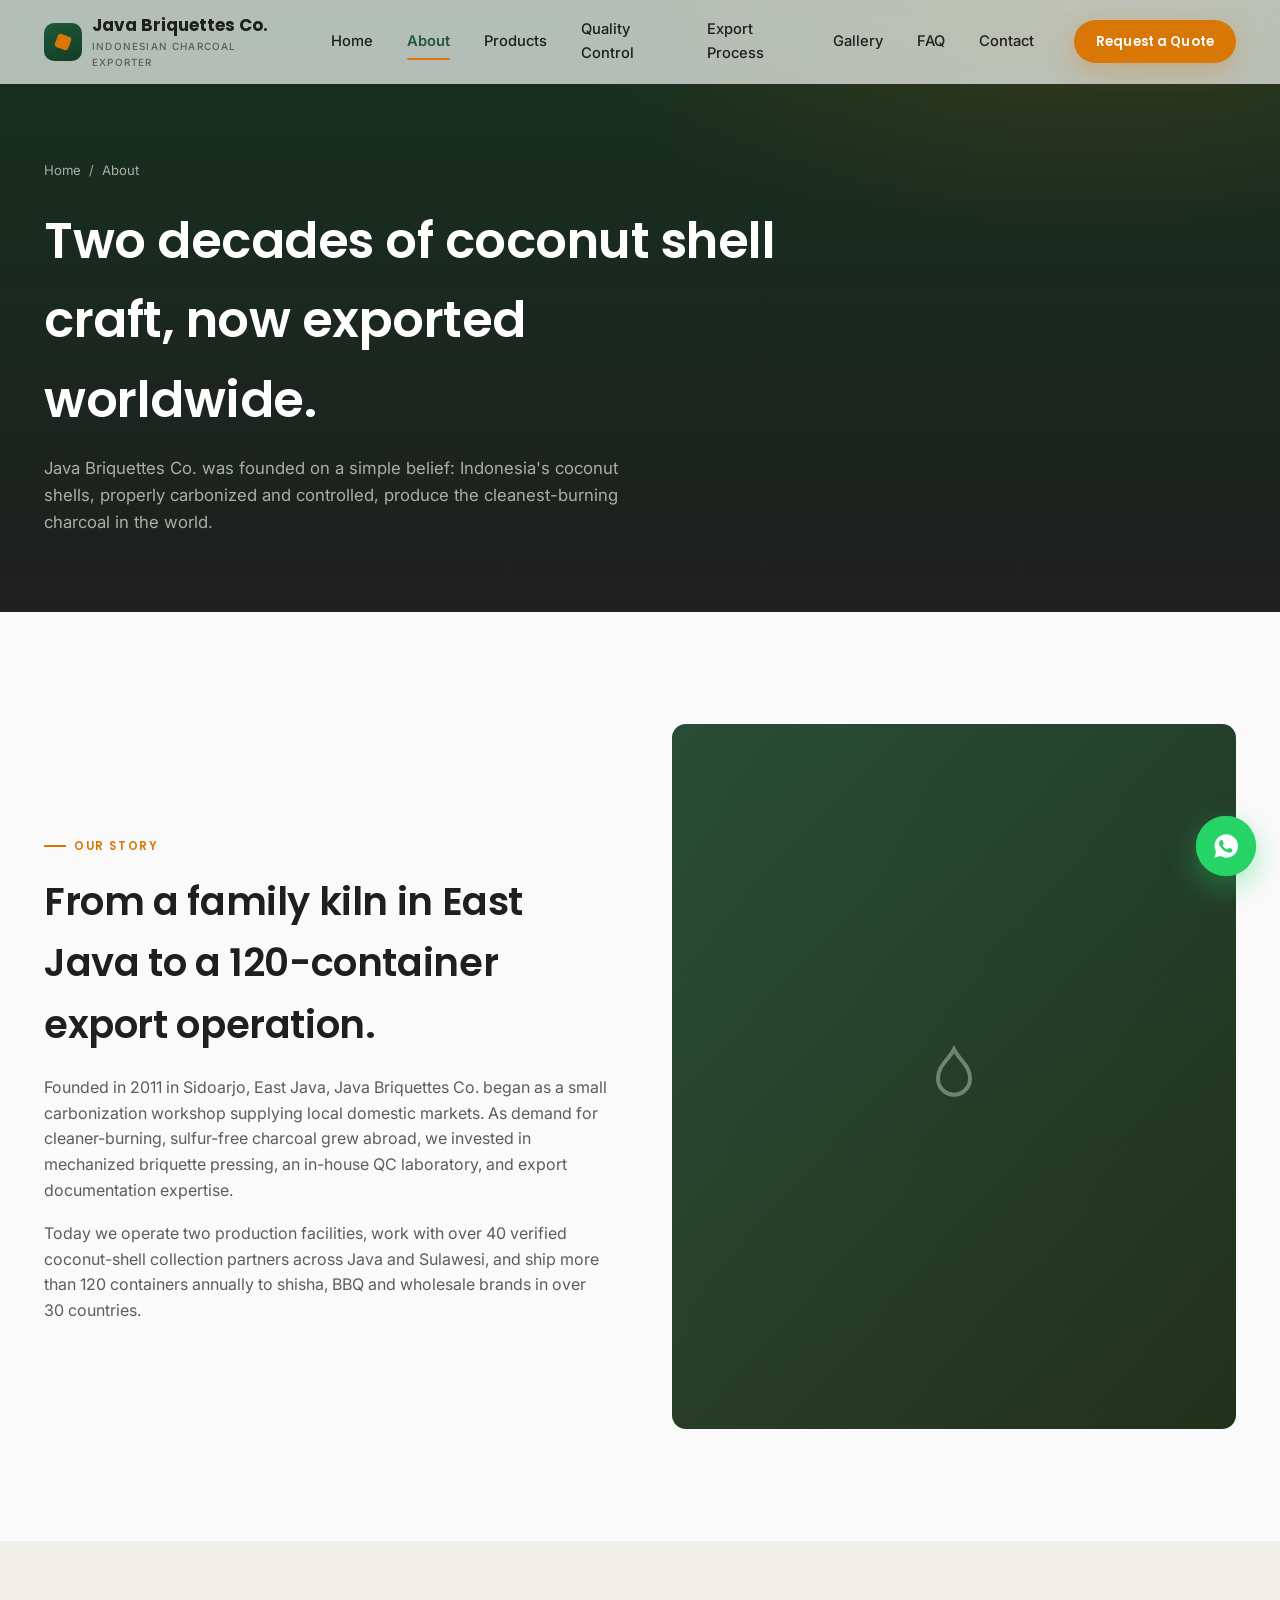
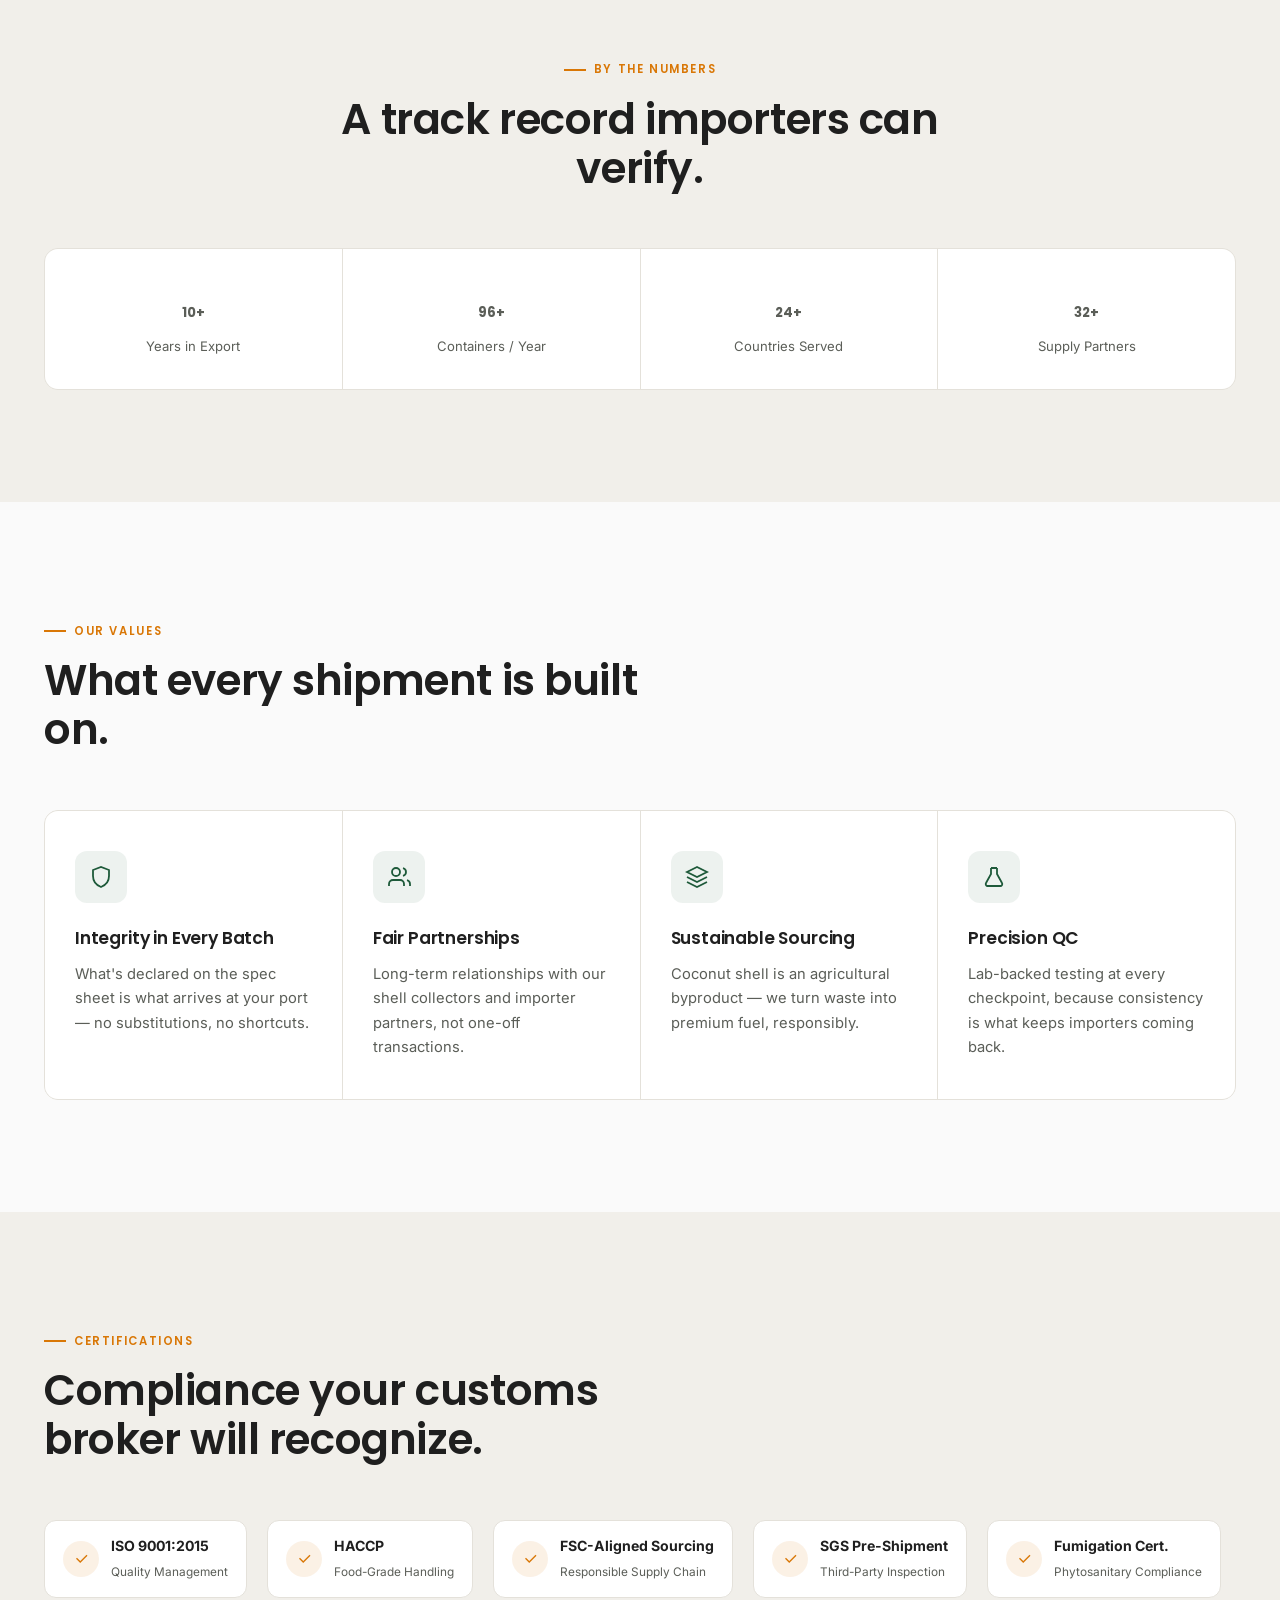
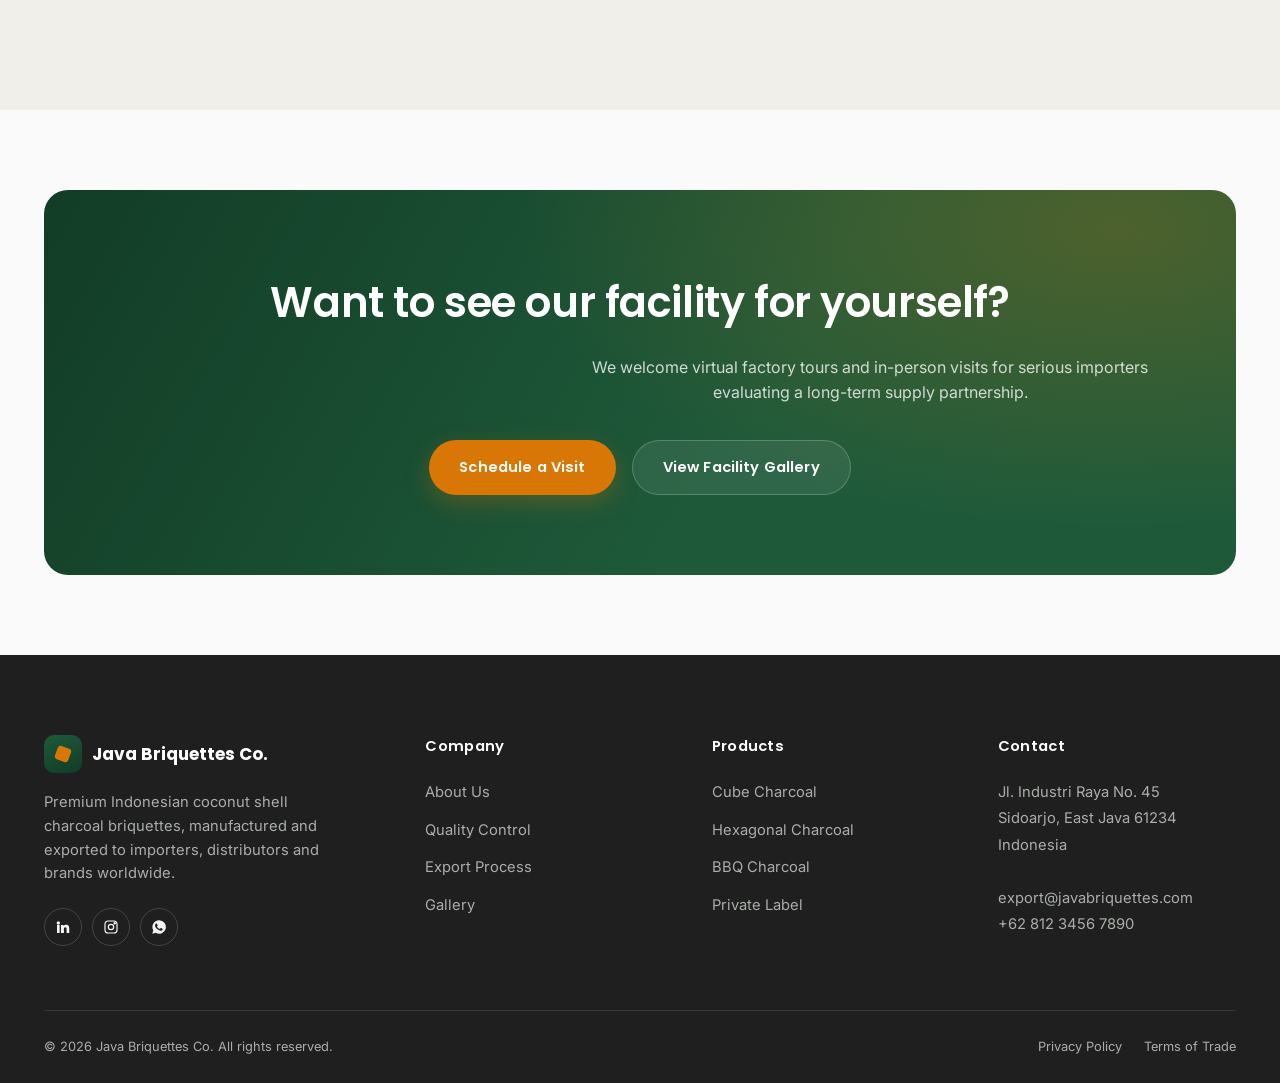
<file: about.html>
<!DOCTYPE html>
<html lang="en">
<head>
<meta charset="UTF-8">
<meta name="viewport" content="width=device-width, initial-scale=1.0">
<title>About Us | Java Briquettes Co. — Indonesian Charcoal Exporter</title>
<meta name="description" content="Learn about Java Briquettes Co., a premium Indonesian manufacturer and exporter of coconut shell charcoal briquettes since 2011, serving importers worldwide.">
<link rel="canonical" href="https://www.javabriquettes.com/about.html">
<meta name="theme-color" content="#1E5A3A">
<link rel="icon" href="assets/icons/favicon.svg" type="image/svg+xml">
<link rel="preconnect" href="https://fonts.googleapis.com">
<link rel="preconnect" href="https://fonts.gstatic.com" crossorigin>
<link href="https://fonts.googleapis.com/css2?family=Poppins:wght@500;600;700;800&family=Inter:wght@400;500;600;700&display=swap" rel="stylesheet">
<link rel="stylesheet" href="css/style.css">
</head>
<body>
<div class="page-loader" aria-hidden="true"><div class="mark"></div></div>
<a href="#main" class="skip-link">Skip to content</a>

<header class="nav" id="site-nav">
  <div class="nav__inner">
    <a href="index.html" class="brand" aria-label="Java Briquettes Co. home">
      <span class="brand__mark" aria-hidden="true"></span>
      <span class="brand__text">Java Briquettes Co.<small>Indonesian Charcoal Exporter</small></span>
    </a>
    <nav class="nav__links" aria-label="Primary">
      <a href="index.html">Home</a>
      <a href="about.html">About</a>
      <a href="products.html">Products</a>
      <a href="quality.html">Quality Control</a>
      <a href="export.html">Export Process</a>
      <a href="gallery.html">Gallery</a>
      <a href="faq.html">FAQ</a>
      <a href="contact.html">Contact</a>
    </nav>
    <div class="nav__actions">
      <a href="contact.html" class="btn btn-primary btn-sm">Request a Quote</a>
      <button class="nav__toggle" aria-label="Toggle menu" aria-expanded="false"><span></span></button>
    </div>
  </div>
</header>

<main id="main">
  <section class="page-header">
    <div class="container">
      <div class="breadcrumb"><a href="index.html">Home</a> / <span>About</span></div>
      <h1>Two decades of coconut shell craft, now exported worldwide.</h1>
      <p>Java Briquettes Co. was founded on a simple belief: Indonesia's coconut shells, properly carbonized and controlled, produce the cleanest-burning charcoal in the world.</p>
    </div>
  </section>

  <section class="section">
    <div class="container two-col">
      <div data-reveal>
        <span class="eyebrow">Our Story</span>
        <h2 style="font-size:clamp(1.8rem,3.2vw,2.4rem);margin-bottom:20px">From a family kiln in East Java to a 120-container export operation.</h2>
        <p style="color:var(--color-text-muted);margin-bottom:18px">Founded in 2011 in Sidoarjo, East Java, Java Briquettes Co. began as a small carbonization workshop supplying local domestic markets. As demand for cleaner-burning, sulfur-free charcoal grew abroad, we invested in mechanized briquette pressing, an in-house QC laboratory, and export documentation expertise.</p>
        <p style="color:var(--color-text-muted)">Today we operate two production facilities, work with over 40 verified coconut-shell collection partners across Java and Sulawesi, and ship more than 120 containers annually to shisha, BBQ and wholesale brands in over 30 countries.</p>
      </div>
      <div class="two-col__media" data-reveal>
        <div class="ph ph-fill" style="aspect-ratio:4/5;border-radius:var(--radius-lg)">
          <svg viewBox="0 0 24 24" fill="none" stroke="currentColor" stroke-width="1.5"><path d="M12 2c-2 4-6 6-6 11a6 6 0 0 0 12 0c0-5-4-7-6-11z"/></svg>
        </div>
      </div>
    </div>
  </section>

  <section class="section section--alt">
    <div class="container">
      <div class="section-head center" data-reveal>
        <span class="eyebrow">By The Numbers</span>
        <h2>A track record importers can verify.</h2>
      </div>
      <div class="stat-row" data-reveal-group>
        <div class="stat-cell" data-reveal style="--i:0"><strong><span data-count="13" data-suffix="+">0</span></strong><span>Years in Export</span></div>
        <div class="stat-cell" data-reveal style="--i:1"><strong><span data-count="120" data-suffix="+">0</span></strong><span>Containers / Year</span></div>
        <div class="stat-cell" data-reveal style="--i:2"><strong><span data-count="30" data-suffix="+">0</span></strong><span>Countries Served</span></div>
        <div class="stat-cell" data-reveal style="--i:3"><strong><span data-count="40" data-suffix="+">0</span></strong><span>Supply Partners</span></div>
      </div>
    </div>
  </section>

  <section class="section">
    <div class="container">
      <div class="section-head" data-reveal>
        <span class="eyebrow">Our Values</span>
        <h2>What every shipment is built on.</h2>
      </div>
      <div class="feature-grid" data-reveal-group>
        <div class="feature-card" data-reveal style="--i:0">
          <span class="feature-icon"><svg viewBox="0 0 24 24" fill="none" stroke="currentColor" stroke-width="1.8"><path d="M12 22c5-2 8-6 8-11V5l-8-3-8 3v6c0 5 3 9 8 11z"/></svg></span>
          <h3>Integrity in Every Batch</h3>
          <p>What's declared on the spec sheet is what arrives at your port — no substitutions, no shortcuts.</p>
        </div>
        <div class="feature-card" data-reveal style="--i:1">
          <span class="feature-icon"><svg viewBox="0 0 24 24" fill="none" stroke="currentColor" stroke-width="1.8"><path d="M17 21v-2a4 4 0 0 0-4-4H6a4 4 0 0 0-4 4v2M9 11a4 4 0 1 0 0-8 4 4 0 0 0 0 8zM23 21v-2a4 4 0 0 0-3-3.87M16 3.13a4 4 0 0 1 0 7.75"/></svg></span>
          <h3>Fair Partnerships</h3>
          <p>Long-term relationships with our shell collectors and importer partners, not one-off transactions.</p>
        </div>
        <div class="feature-card" data-reveal style="--i:2">
          <span class="feature-icon"><svg viewBox="0 0 24 24" fill="none" stroke="currentColor" stroke-width="1.8"><path d="M12 2 2 7l10 5 10-5-10-5zM2 17l10 5 10-5M2 12l10 5 10-5"/></svg></span>
          <h3>Sustainable Sourcing</h3>
          <p>Coconut shell is an agricultural byproduct — we turn waste into premium fuel, responsibly.</p>
        </div>
        <div class="feature-card" data-reveal style="--i:3">
          <span class="feature-icon"><svg viewBox="0 0 24 24" fill="none" stroke="currentColor" stroke-width="1.8"><path d="M9 3v6l-5 9a2 2 0 0 0 2 3h12a2 2 0 0 0 2-3l-5-9V3M9 3h6"/></svg></span>
          <h3>Precision QC</h3>
          <p>Lab-backed testing at every checkpoint, because consistency is what keeps importers coming back.</p>
        </div>
      </div>
    </div>
  </section>

  <section class="section section--alt">
    <div class="container">
      <div class="section-head" data-reveal>
        <span class="eyebrow">Certifications</span>
        <h2>Compliance your customs broker will recognize.</h2>
      </div>
      <div class="cert-row" data-reveal>
        <div class="cert-badge"><span class="ic"><svg viewBox="0 0 24 24" fill="none" stroke="currentColor" stroke-width="1.8" width="18" height="18"><path d="M20 7l-9 9-5-5"/></svg></span><div><strong>ISO 9001:2015</strong><span>Quality Management</span></div></div>
        <div class="cert-badge"><span class="ic"><svg viewBox="0 0 24 24" fill="none" stroke="currentColor" stroke-width="1.8" width="18" height="18"><path d="M20 7l-9 9-5-5"/></svg></span><div><strong>HACCP</strong><span>Food-Grade Handling</span></div></div>
        <div class="cert-badge"><span class="ic"><svg viewBox="0 0 24 24" fill="none" stroke="currentColor" stroke-width="1.8" width="18" height="18"><path d="M20 7l-9 9-5-5"/></svg></span><div><strong>FSC-Aligned Sourcing</strong><span>Responsible Supply Chain</span></div></div>
        <div class="cert-badge"><span class="ic"><svg viewBox="0 0 24 24" fill="none" stroke="currentColor" stroke-width="1.8" width="18" height="18"><path d="M20 7l-9 9-5-5"/></svg></span><div><strong>SGS Pre-Shipment</strong><span>Third-Party Inspection</span></div></div>
        <div class="cert-badge"><span class="ic"><svg viewBox="0 0 24 24" fill="none" stroke="currentColor" stroke-width="1.8" width="18" height="18"><path d="M20 7l-9 9-5-5"/></svg></span><div><strong>Fumigation Cert.</strong><span>Phytosanitary Compliance</span></div></div>
      </div>
    </div>
  </section>

  <section class="section section--tight">
    <div class="container">
      <div class="cta" data-reveal>
        <h2>Want to see our facility for yourself?</h2>
        <p>We welcome virtual factory tours and in-person visits for serious importers evaluating a long-term supply partnership.</p>
        <div class="cta__actions">
          <a href="contact.html" class="btn btn-primary">Schedule a Visit</a>
          <a href="gallery.html" class="btn btn-ghost-light">View Facility Gallery</a>
        </div>
      </div>
    </div>
  </section>
</main>

<footer class="footer">
  <div class="container">
    <div class="footer__grid">
      <div class="footer__brand">
        <a href="index.html" class="brand"><span class="brand__mark" aria-hidden="true"></span><span class="brand__text">Java Briquettes Co.</span></a>
        <p>Premium Indonesian coconut shell charcoal briquettes, manufactured and exported to importers, distributors and brands worldwide.</p>
        <div class="footer__social">
          <a href="#" aria-label="LinkedIn"><svg viewBox="0 0 24 24" fill="currentColor"><path d="M4.98 3.5A2.5 2.5 0 1 1 5 8.5a2.5 2.5 0 0 1-.02-5zM3 9h4v12H3zM9 9h3.8v1.7h.05c.53-1 1.83-2 3.77-2 4.03 0 4.78 2.65 4.78 6.1V21h-4v-5.6c0-1.34-.02-3.06-1.87-3.06-1.87 0-2.16 1.46-2.16 2.97V21H9z"/></svg></a>
          <a href="#" aria-label="Instagram"><svg viewBox="0 0 24 24" fill="none" stroke="currentColor" stroke-width="1.8"><rect x="3" y="3" width="18" height="18" rx="5"/><circle cx="12" cy="12" r="4"/><circle cx="17.5" cy="6.5" r="1"/></svg></a>
          <a href="#" aria-label="WhatsApp"><svg viewBox="0 0 24 24" fill="currentColor"><path d="M12 2a10 10 0 0 0-8.6 15L2 22l5.2-1.4A10 10 0 1 0 12 2zm5.6 14.3c-.24.66-1.4 1.27-1.93 1.31-.5.05-1.03.2-3.49-.73-2.93-1.12-4.8-4.1-4.94-4.29-.14-.19-1.17-1.56-1.17-2.98s.75-2.12 1.02-2.41c.26-.28.57-.35.76-.35h.55c.18 0 .42-.07.65.5.24.58.83 2 .9 2.14.07.15.12.32.02.51-.1.19-.15.31-.3.48-.14.17-.3.37-.44.5-.14.14-.29.3-.13.58.16.28.72 1.2 1.55 1.94 1.06.95 1.96 1.24 2.24 1.38.28.14.44.12.6-.07.16-.19.68-.79.87-1.06.19-.28.37-.23.63-.14.26.1 1.65.78 1.94.92.28.14.47.21.54.33.07.12.07.68-.17 1.34z"/></svg></a>
        </div>
      </div>
      <div class="footer__col"><h4>Company</h4><ul><li><a href="about.html">About Us</a></li><li><a href="quality.html">Quality Control</a></li><li><a href="export.html">Export Process</a></li><li><a href="gallery.html">Gallery</a></li></ul></div>
      <div class="footer__col"><h4>Products</h4><ul><li><a href="products.html">Cube Charcoal</a></li><li><a href="products.html">Hexagonal Charcoal</a></li><li><a href="products.html">BBQ Charcoal</a></li><li><a href="product-detail.html">Private Label</a></li></ul></div>
      <div class="footer__col"><h4>Contact</h4><address>Jl. Industri Raya No. 45<br>Sidoarjo, East Java 61234<br>Indonesia<br><br>export@javabriquettes.com<br>+62 812 3456 7890</address></div>
    </div>
    <div class="footer__bottom">
      <p>&copy; <span data-year>2024</span> Java Briquettes Co. All rights reserved.</p>
      <div class="legal"><a href="#">Privacy Policy</a><a href="#">Terms of Trade</a></div>
    </div>
  </div>
</footer>

<a href="https://wa.me/6281234567890" class="wa-float" target="_blank" rel="noopener" aria-label="Chat with us on WhatsApp">
  <span class="wa-tooltip">Chat with our export team</span>
  <svg viewBox="0 0 24 24" fill="currentColor"><path d="M12 2a10 10 0 0 0-8.6 15L2 22l5.2-1.4A10 10 0 1 0 12 2zm5.6 14.3c-.24.66-1.4 1.27-1.93 1.31-.5.05-1.03.2-3.49-.73-2.93-1.12-4.8-4.1-4.94-4.29-.14-.19-1.17-1.56-1.17-2.98s.75-2.12 1.02-2.41c.26-.28.57-.35.76-.35h.55c.18 0 .42-.07.65.5.24.58.83 2 .9 2.14.07.15.12.32.02.51-.1.19-.15.31-.3.48-.14.17-.3.37-.44.5-.14.14-.29.3-.13.58.16.28.72 1.2 1.55 1.94 1.06.95 1.96 1.24 2.24 1.38.28.14.44.12.6-.07.16-.19.68-.79.87-1.06.19-.28.37-.23.63-.14.26.1 1.65.78 1.94.92.28.14.47.21.54.33.07.12.07.68-.17 1.34z"/></svg>
</a>

<script src="js/main.js" defer></script>
</body>
</html>
</file>
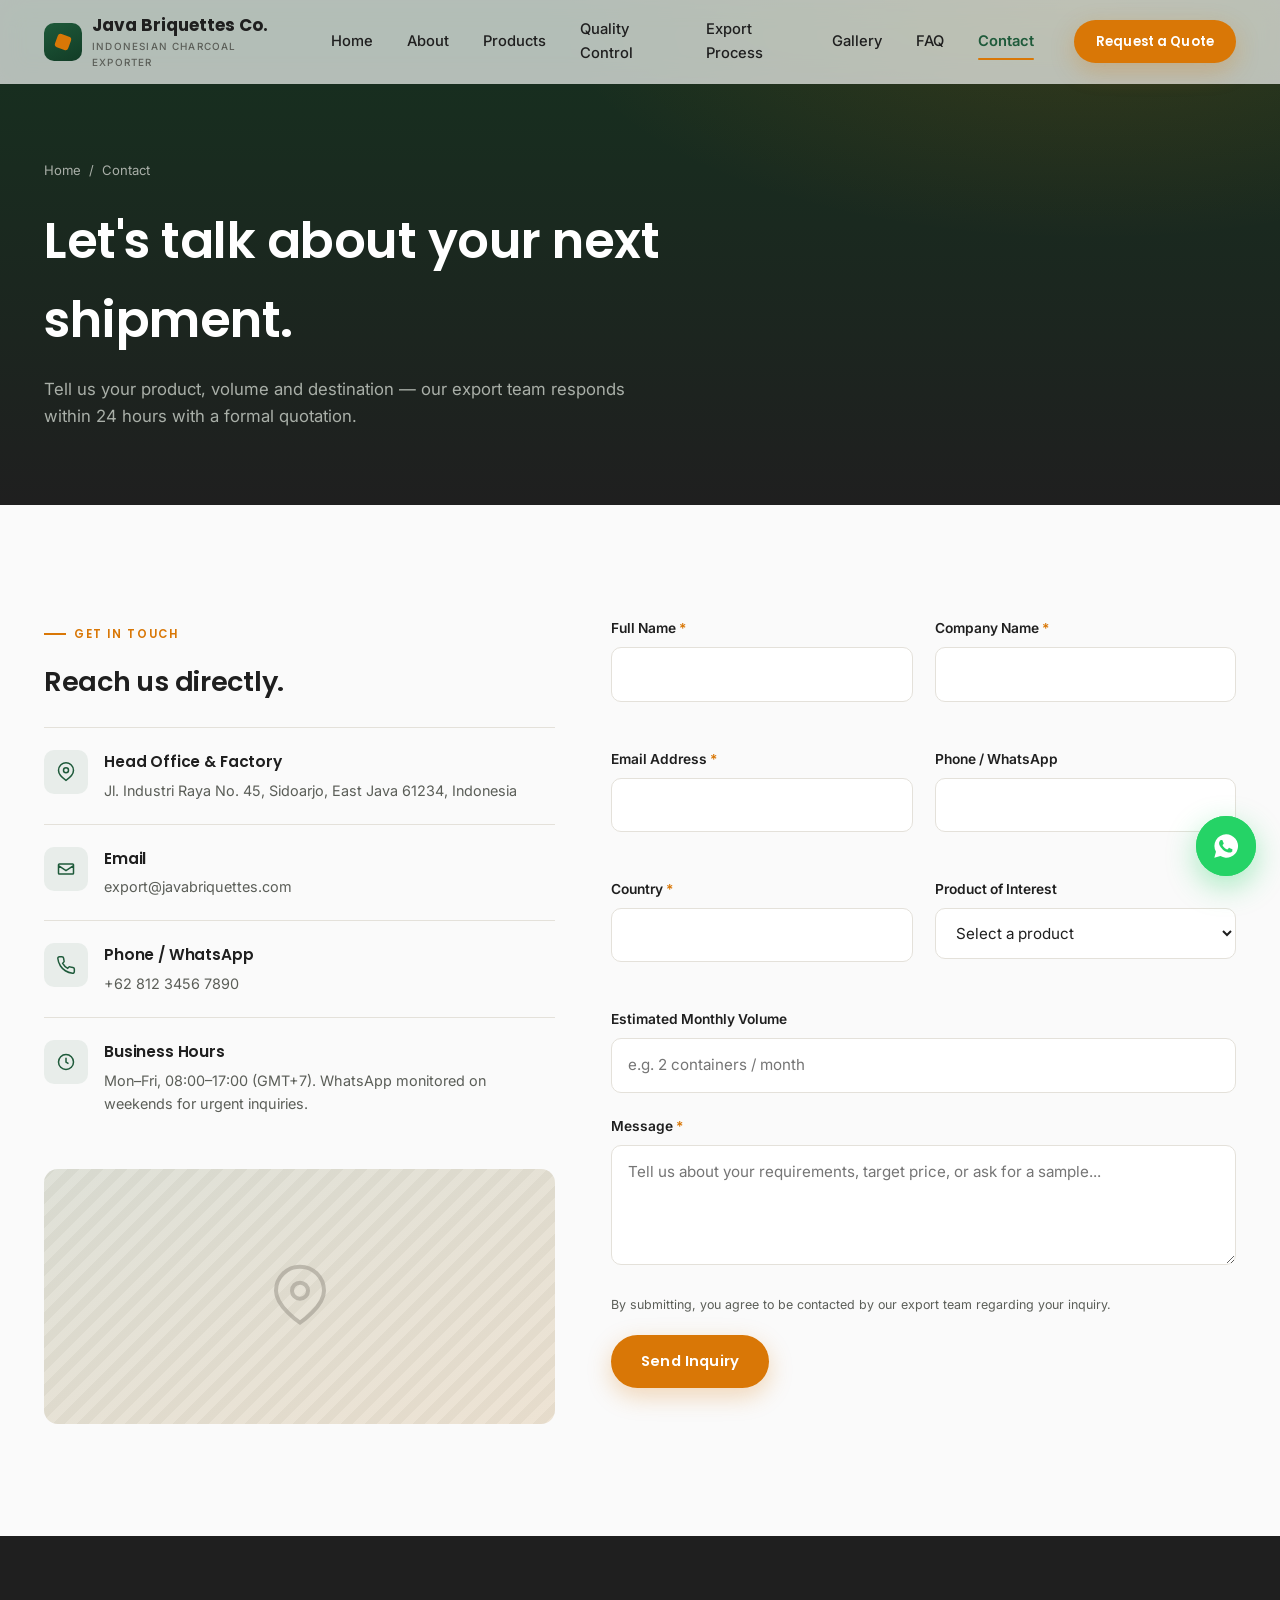
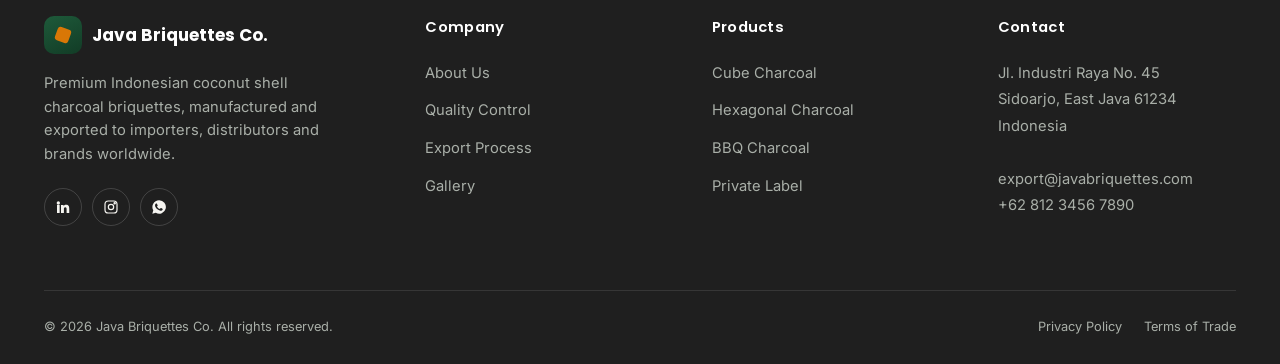
<file: contact.html>
<!DOCTYPE html>
<html lang="en">
<head>
<meta charset="UTF-8">
<meta name="viewport" content="width=device-width, initial-scale=1.0">
<title>Contact Us | Java Briquettes Co. — Request a Quote</title>
<meta name="description" content="Get in touch with Java Briquettes Co. for a formal quotation, free sample request, or facility visit. Our export team replies within 24 hours.">
<link rel="canonical" href="https://www.javabriquettes.com/contact.html">
<meta name="theme-color" content="#1E5A3A">
<link rel="icon" href="assets/icons/favicon.svg" type="image/svg+xml">
<link rel="preconnect" href="https://fonts.googleapis.com">
<link rel="preconnect" href="https://fonts.gstatic.com" crossorigin>
<link href="https://fonts.googleapis.com/css2?family=Poppins:wght@500;600;700;800&family=Inter:wght@400;500;600;700&display=swap" rel="stylesheet">
<link rel="stylesheet" href="css/style.css">
</head>
<body>
<div class="page-loader" aria-hidden="true"><div class="mark"></div></div>
<a href="#main" class="skip-link">Skip to content</a>

<header class="nav" id="site-nav">
  <div class="nav__inner">
    <a href="index.html" class="brand" aria-label="Java Briquettes Co. home">
      <span class="brand__mark" aria-hidden="true"></span>
      <span class="brand__text">Java Briquettes Co.<small>Indonesian Charcoal Exporter</small></span>
    </a>
    <nav class="nav__links" aria-label="Primary">
      <a href="index.html">Home</a>
      <a href="about.html">About</a>
      <a href="products.html">Products</a>
      <a href="quality.html">Quality Control</a>
      <a href="export.html">Export Process</a>
      <a href="gallery.html">Gallery</a>
      <a href="faq.html">FAQ</a>
      <a href="contact.html">Contact</a>
    </nav>
    <div class="nav__actions">
      <a href="contact.html" class="btn btn-primary btn-sm">Request a Quote</a>
      <button class="nav__toggle" aria-label="Toggle menu" aria-expanded="false"><span></span></button>
    </div>
  </div>
</header>

<main id="main">
  <section class="page-header">
    <div class="container">
      <div class="breadcrumb"><a href="index.html">Home</a> / <span>Contact</span></div>
      <h1>Let's talk about your next shipment.</h1>
      <p>Tell us your product, volume and destination — our export team responds within 24 hours with a formal quotation.</p>
    </div>
  </section>

  <section class="section">
    <div class="container contact-grid">

      <div data-reveal>
        <span class="eyebrow">Get In Touch</span>
        <h2 style="font-size:1.7rem;margin-bottom:24px">Reach us directly.</h2>

        <div class="info-card">
          <span class="ic"><svg viewBox="0 0 24 24" fill="none" stroke="currentColor" stroke-width="1.8" width="20" height="20"><path d="M21 10c0 6-9 12-9 12s-9-6-9-12a9 9 0 0 1 18 0z"/><circle cx="12" cy="10" r="3"/></svg></span>
          <div><h4>Head Office &amp; Factory</h4><p>Jl. Industri Raya No. 45, Sidoarjo, East Java 61234, Indonesia</p></div>
        </div>
        <div class="info-card">
          <span class="ic"><svg viewBox="0 0 24 24" fill="none" stroke="currentColor" stroke-width="1.8" width="20" height="20"><path d="M4 4h16v16H4z" opacity="0"/><path d="M3 8l9 6 9-6M4 6h16a1 1 0 0 1 1 1v10a1 1 0 0 1-1 1H4a1 1 0 0 1-1-1V7a1 1 0 0 1 1-1z"/></svg></span>
          <div><h4>Email</h4><p>export@javabriquettes.com</p></div>
        </div>
        <div class="info-card">
          <span class="ic"><svg viewBox="0 0 24 24" fill="none" stroke="currentColor" stroke-width="1.8" width="20" height="20"><path d="M22 16.9v3a2 2 0 0 1-2.2 2 19.8 19.8 0 0 1-8.6-3 19.5 19.5 0 0 1-6-6 19.8 19.8 0 0 1-3-8.7A2 2 0 0 1 4.1 2h3a2 2 0 0 1 2 1.7c.1 1 .3 2 .6 3a2 2 0 0 1-.5 2.1L8 10a16 16 0 0 0 6 6l1.2-1.2a2 2 0 0 1 2.1-.5c1 .3 2 .5 3 .6a2 2 0 0 1 1.7 2z"/></svg></span>
          <div><h4>Phone / WhatsApp</h4><p>+62 812 3456 7890</p></div>
        </div>
        <div class="info-card">
          <span class="ic"><svg viewBox="0 0 24 24" fill="none" stroke="currentColor" stroke-width="1.8" width="20" height="20"><circle cx="12" cy="12" r="9"/><path d="M12 7v5l3 2"/></svg></span>
          <div><h4>Business Hours</h4><p>Mon–Fri, 08:00–17:00 (GMT+7). WhatsApp monitored on weekends for urgent inquiries.</p></div>
        </div>

        <div class="map-ph ph"><svg viewBox="0 0 24 24" fill="none" stroke="currentColor" stroke-width="1.5"><path d="M21 10c0 6-9 12-9 12s-9-6-9-12a9 9 0 0 1 18 0z"/><circle cx="12" cy="10" r="3"/></svg></div>
      </div>

      <div data-reveal>
        <div class="form-wrap">
          <form id="contact-form" novalidate>
            <div class="form-grid">
              <div class="form-field">
                <label for="name">Full Name <span class="req">*</span></label>
                <input type="text" id="name" name="name" required autocomplete="name">
                <span class="error" role="alert"></span>
              </div>
              <div class="form-field">
                <label for="company">Company Name <span class="req">*</span></label>
                <input type="text" id="company" name="company" required autocomplete="organization">
                <span class="error" role="alert"></span>
              </div>
              <div class="form-field">
                <label for="email">Email Address <span class="req">*</span></label>
                <input type="email" id="email" name="email" required autocomplete="email">
                <span class="error" role="alert"></span>
              </div>
              <div class="form-field">
                <label for="phone">Phone / WhatsApp</label>
                <input type="tel" id="phone" name="phone" autocomplete="tel">
                <span class="error" role="alert"></span>
              </div>
              <div class="form-field">
                <label for="country">Country <span class="req">*</span></label>
                <input type="text" id="country" name="country" required autocomplete="country-name">
                <span class="error" role="alert"></span>
              </div>
              <div class="form-field">
                <label for="product">Product of Interest</label>
                <select id="product" name="product">
                  <option value="">Select a product</option>
                  <option>Cube Charcoal 25mm</option>
                  <option>Hexagonal Charcoal</option>
                  <option>Cylinder / Finger Charcoal</option>
                  <option>Pillow-Shaped BBQ Charcoal</option>
                  <option>Flat / Square Charcoal</option>
                  <option>Private Label Packaging</option>
                  <option>Not sure yet</option>
                </select>
              </div>
              <div class="form-field full">
                <label for="volume">Estimated Monthly Volume</label>
                <input type="text" id="volume" name="volume" placeholder="e.g. 2 containers / month">
              </div>
              <div class="form-field full">
                <label for="message">Message <span class="req">*</span></label>
                <textarea id="message" name="message" required placeholder="Tell us about your requirements, target price, or ask for a sample..."></textarea>
                <span class="error" role="alert"></span>
              </div>
            </div>
            <p class="form-note">By submitting, you agree to be contacted by our export team regarding your inquiry.</p>
            <button type="submit" class="btn btn-primary" style="margin-top:20px">Send Inquiry</button>
          </form>

          <div class="form-success">
            <div class="icon"><svg viewBox="0 0 24 24" fill="none" stroke="currentColor" stroke-width="2"><path d="M20 7l-9 9-5-5"/></svg></div>
            <h3 style="margin-bottom:10px">Thank you — your inquiry is in.</h3>
            <p style="color:var(--color-text-muted)">Our export team will respond within 24 hours with a formal quotation or sample details.</p>
          </div>
        </div>
      </div>

    </div>
  </section>
</main>

<footer class="footer">
  <div class="container">
    <div class="footer__grid">
      <div class="footer__brand">
        <a href="index.html" class="brand"><span class="brand__mark" aria-hidden="true"></span><span class="brand__text">Java Briquettes Co.</span></a>
        <p>Premium Indonesian coconut shell charcoal briquettes, manufactured and exported to importers, distributors and brands worldwide.</p>
        <div class="footer__social">
          <a href="#" aria-label="LinkedIn"><svg viewBox="0 0 24 24" fill="currentColor"><path d="M4.98 3.5A2.5 2.5 0 1 1 5 8.5a2.5 2.5 0 0 1-.02-5zM3 9h4v12H3zM9 9h3.8v1.7h.05c.53-1 1.83-2 3.77-2 4.03 0 4.78 2.65 4.78 6.1V21h-4v-5.6c0-1.34-.02-3.06-1.87-3.06-1.87 0-2.16 1.46-2.16 2.97V21H9z"/></svg></a>
          <a href="#" aria-label="Instagram"><svg viewBox="0 0 24 24" fill="none" stroke="currentColor" stroke-width="1.8"><rect x="3" y="3" width="18" height="18" rx="5"/><circle cx="12" cy="12" r="4"/><circle cx="17.5" cy="6.5" r="1"/></svg></a>
          <a href="#" aria-label="WhatsApp"><svg viewBox="0 0 24 24" fill="currentColor"><path d="M12 2a10 10 0 0 0-8.6 15L2 22l5.2-1.4A10 10 0 1 0 12 2zm5.6 14.3c-.24.66-1.4 1.27-1.93 1.31-.5.05-1.03.2-3.49-.73-2.93-1.12-4.8-4.1-4.94-4.29-.14-.19-1.17-1.56-1.17-2.98s.75-2.12 1.02-2.41c.26-.28.57-.35.76-.35h.55c.18 0 .42-.07.65.5.24.58.83 2 .9 2.14.07.15.12.32.02.51-.1.19-.15.31-.3.48-.14.17-.3.37-.44.5-.14.14-.29.3-.13.58.16.28.72 1.2 1.55 1.94 1.06.95 1.96 1.24 2.24 1.38.28.14.44.12.6-.07.16-.19.68-.79.87-1.06.19-.28.37-.23.63-.14.26.1 1.65.78 1.94.92.28.14.47.21.54.33.07.12.07.68-.17 1.34z"/></svg></a>
        </div>
      </div>
      <div class="footer__col"><h4>Company</h4><ul><li><a href="about.html">About Us</a></li><li><a href="quality.html">Quality Control</a></li><li><a href="export.html">Export Process</a></li><li><a href="gallery.html">Gallery</a></li></ul></div>
      <div class="footer__col"><h4>Products</h4><ul><li><a href="products.html">Cube Charcoal</a></li><li><a href="products.html">Hexagonal Charcoal</a></li><li><a href="products.html">BBQ Charcoal</a></li><li><a href="product-detail.html">Private Label</a></li></ul></div>
      <div class="footer__col"><h4>Contact</h4><address>Jl. Industri Raya No. 45<br>Sidoarjo, East Java 61234<br>Indonesia<br><br>export@javabriquettes.com<br>+62 812 3456 7890</address></div>
    </div>
    <div class="footer__bottom">
      <p>&copy; <span data-year>2024</span> Java Briquettes Co. All rights reserved.</p>
      <div class="legal"><a href="#">Privacy Policy</a><a href="#">Terms of Trade</a></div>
    </div>
  </div>
</footer>

<a href="https://wa.me/6281234567890" class="wa-float" target="_blank" rel="noopener" aria-label="Chat with us on WhatsApp">
  <span class="wa-tooltip">Chat with our export team</span>
  <svg viewBox="0 0 24 24" fill="currentColor"><path d="M12 2a10 10 0 0 0-8.6 15L2 22l5.2-1.4A10 10 0 1 0 12 2zm5.6 14.3c-.24.66-1.4 1.27-1.93 1.31-.5.05-1.03.2-3.49-.73-2.93-1.12-4.8-4.1-4.94-4.29-.14-.19-1.17-1.56-1.17-2.98s.75-2.12 1.02-2.41c.26-.28.57-.35.76-.35h.55c.18 0 .42-.07.65.5.24.58.83 2 .9 2.14.07.15.12.32.02.51-.1.19-.15.31-.3.48-.14.17-.3.37-.44.5-.14.14-.29.3-.13.58.16.28.72 1.2 1.55 1.94 1.06.95 1.96 1.24 2.24 1.38.28.14.44.12.6-.07.16-.19.68-.79.87-1.06.19-.28.37-.23.63-.14.26.1 1.65.78 1.94.92.28.14.47.21.54.33.07.12.07.68-.17 1.34z"/></svg>
</a>

<script src="js/main.js" defer></script>
</body>
</html>
</file>
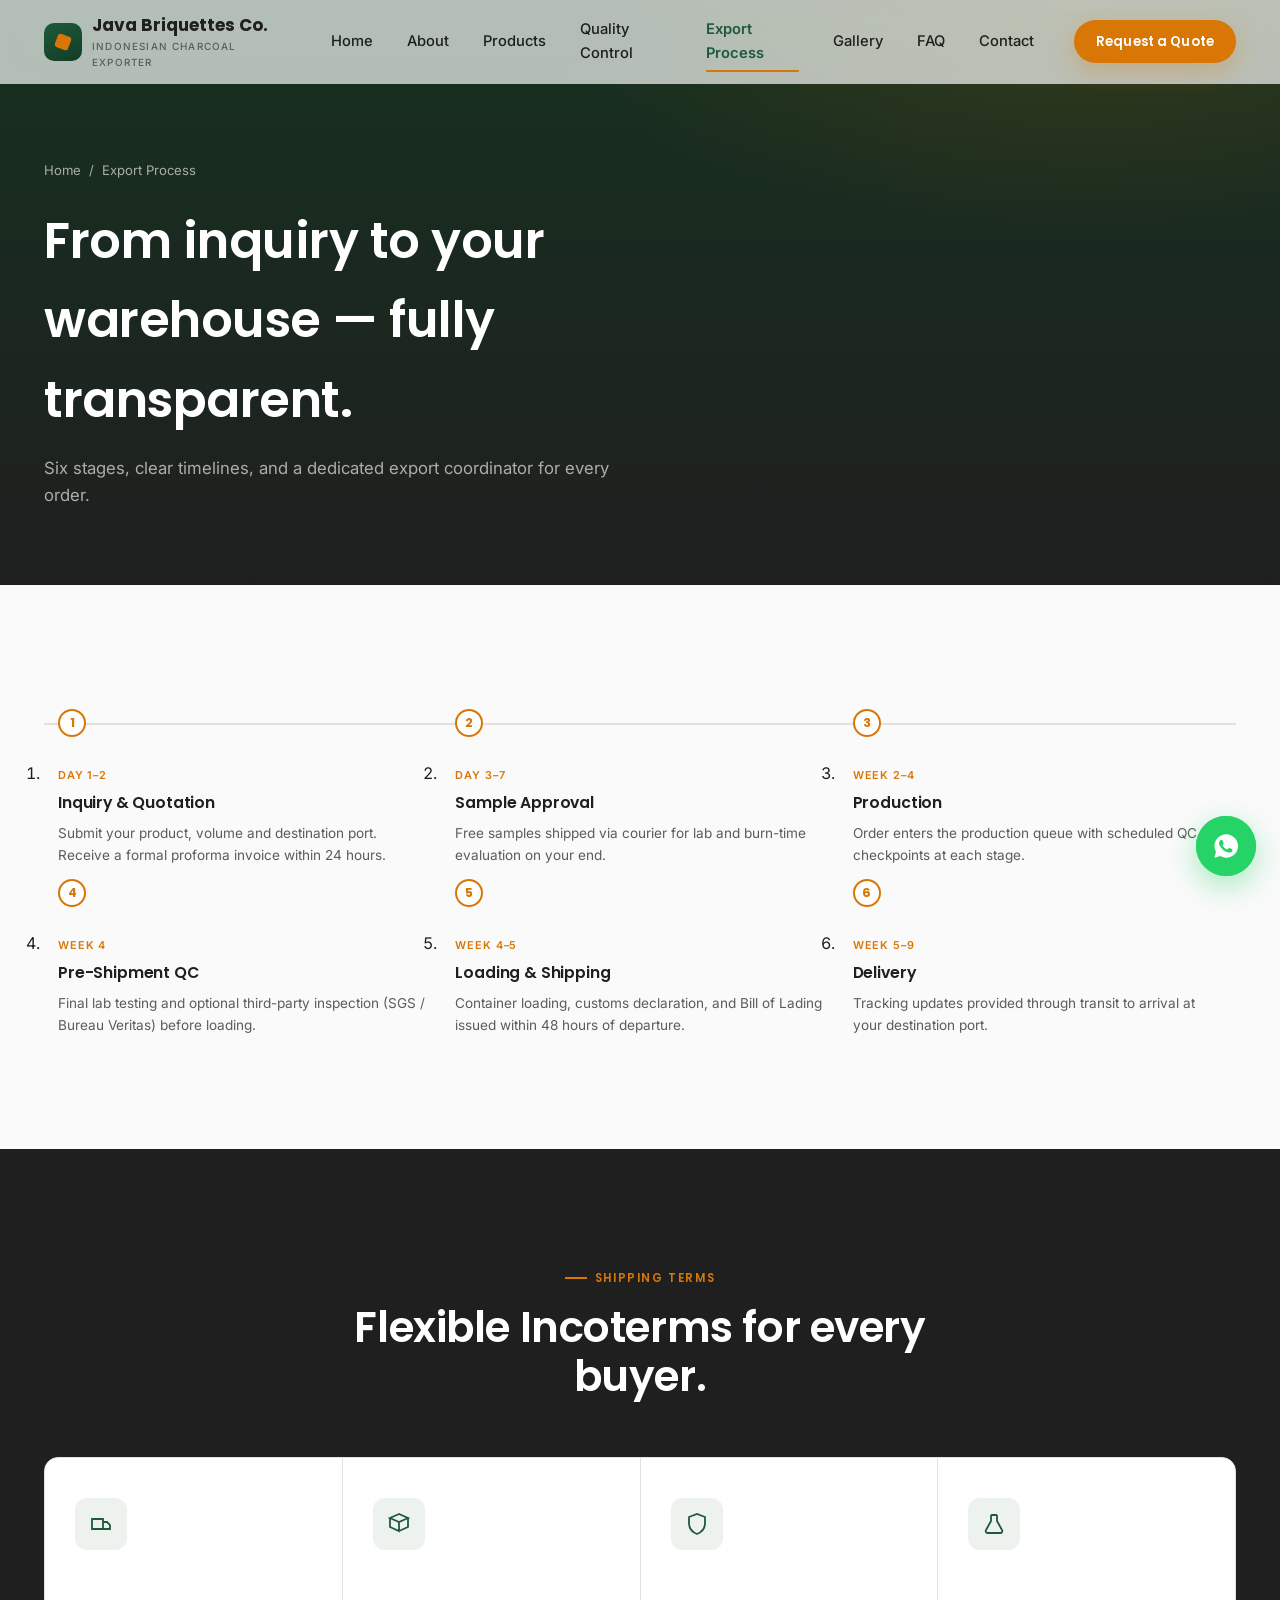
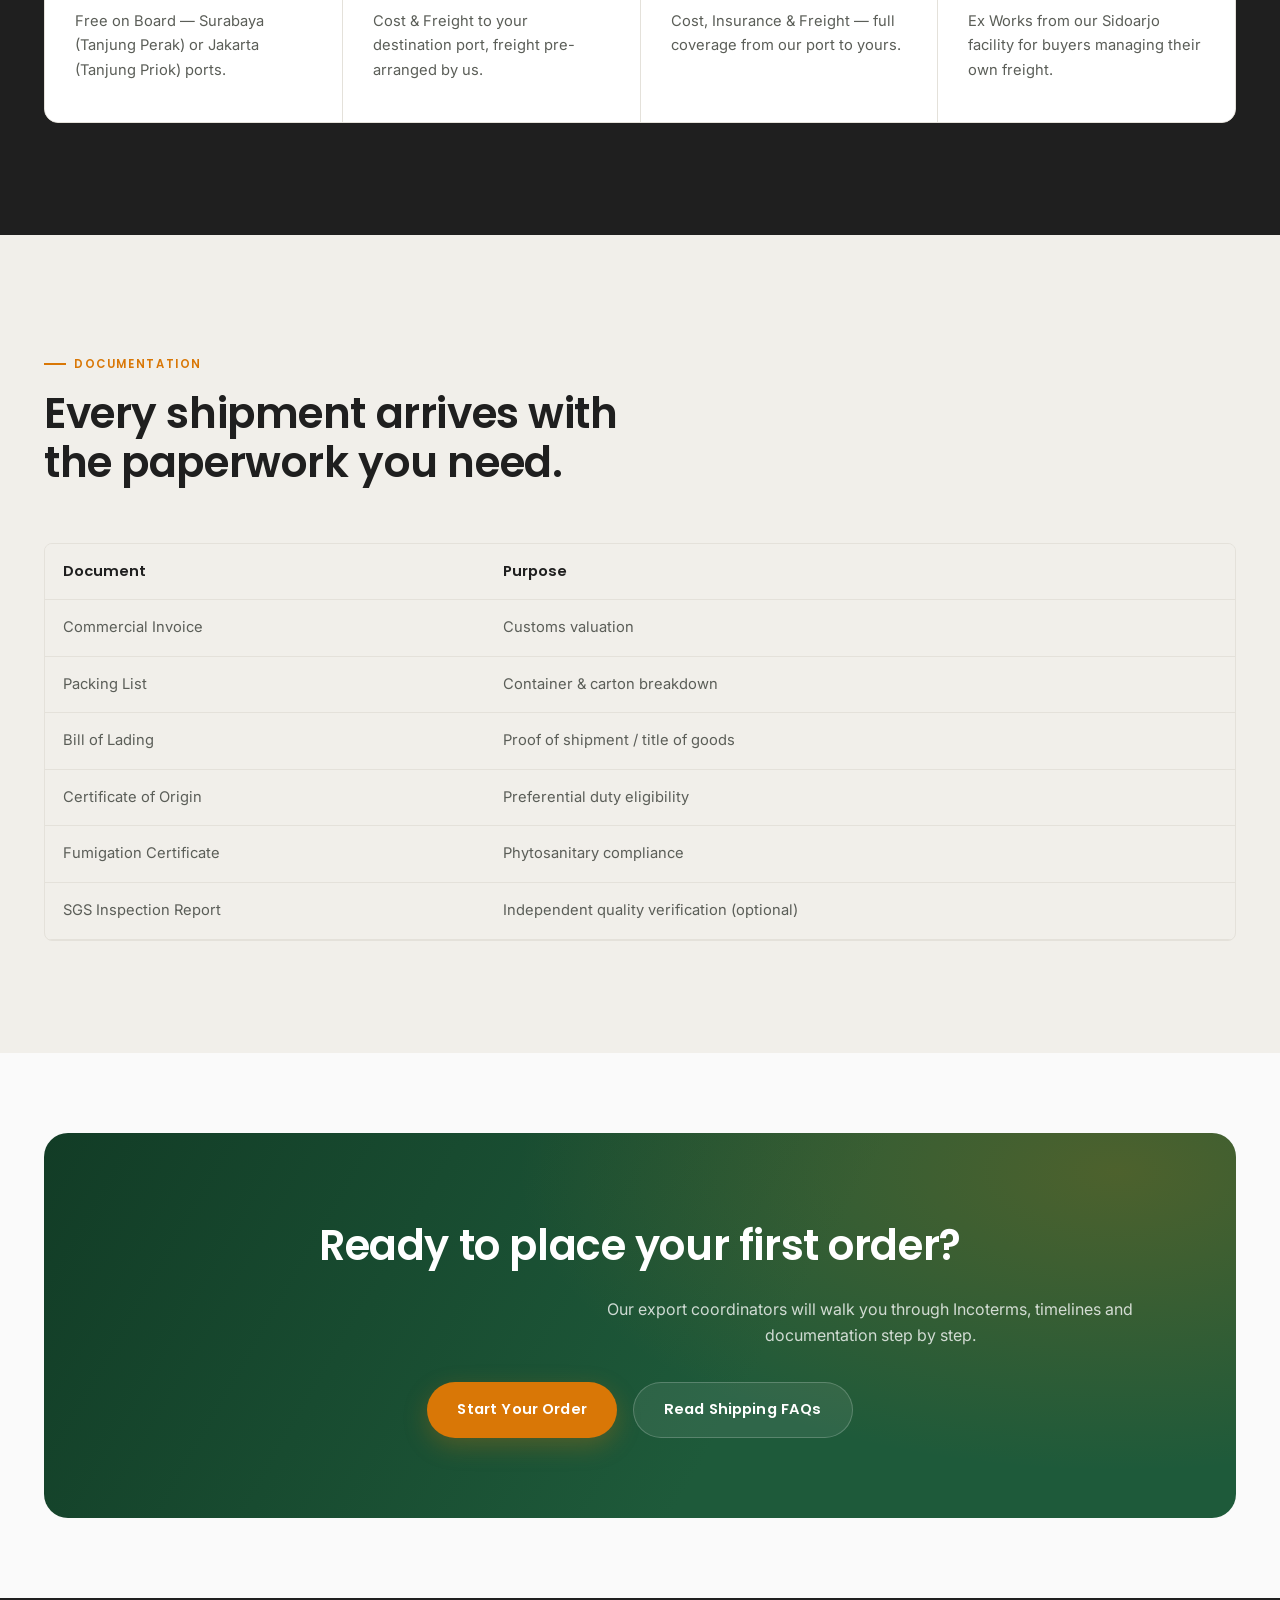
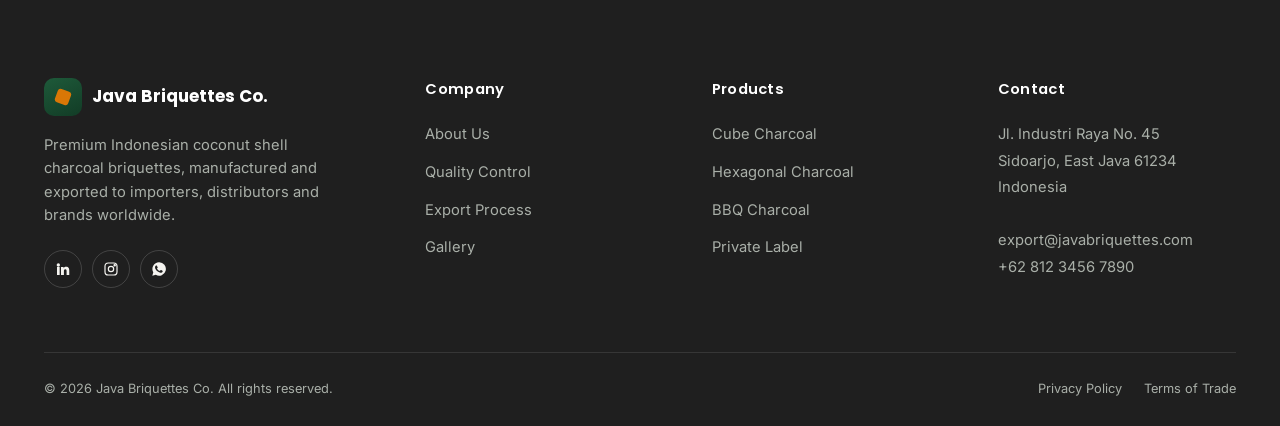
<file: export.html>
<!DOCTYPE html>
<html lang="en">
<head>
<meta charset="UTF-8">
<meta name="viewport" content="width=device-width, initial-scale=1.0">
<title>Export Process | Java Briquettes Co. — Indonesian Charcoal Exporter</title>
<meta name="description" content="A transparent six-stage export process from inquiry to delivery — see how Java Briquettes Co. ships coconut shell charcoal briquettes worldwide.">
<link rel="canonical" href="https://www.javabriquettes.com/export.html">
<meta name="theme-color" content="#1E5A3A">
<link rel="icon" href="assets/icons/favicon.svg" type="image/svg+xml">
<link rel="preconnect" href="https://fonts.googleapis.com">
<link rel="preconnect" href="https://fonts.gstatic.com" crossorigin>
<link href="https://fonts.googleapis.com/css2?family=Poppins:wght@500;600;700;800&family=Inter:wght@400;500;600;700&display=swap" rel="stylesheet">
<link rel="stylesheet" href="css/style.css">
</head>
<body>
<div class="page-loader" aria-hidden="true"><div class="mark"></div></div>
<a href="#main" class="skip-link">Skip to content</a>

<header class="nav" id="site-nav">
  <div class="nav__inner">
    <a href="index.html" class="brand" aria-label="Java Briquettes Co. home">
      <span class="brand__mark" aria-hidden="true"></span>
      <span class="brand__text">Java Briquettes Co.<small>Indonesian Charcoal Exporter</small></span>
    </a>
    <nav class="nav__links" aria-label="Primary">
      <a href="index.html">Home</a>
      <a href="about.html">About</a>
      <a href="products.html">Products</a>
      <a href="quality.html">Quality Control</a>
      <a href="export.html">Export Process</a>
      <a href="gallery.html">Gallery</a>
      <a href="faq.html">FAQ</a>
      <a href="contact.html">Contact</a>
    </nav>
    <div class="nav__actions">
      <a href="contact.html" class="btn btn-primary btn-sm">Request a Quote</a>
      <button class="nav__toggle" aria-label="Toggle menu" aria-expanded="false"><span></span></button>
    </div>
  </div>
</header>

<main id="main">
  <section class="page-header">
    <div class="container">
      <div class="breadcrumb"><a href="index.html">Home</a> / <span>Export Process</span></div>
      <h1>From inquiry to your warehouse — fully transparent.</h1>
      <p>Six stages, clear timelines, and a dedicated export coordinator for every order.</p>
    </div>
  </section>

  <section class="section">
    <div class="container">
      <ol class="timeline" style="grid-template-columns:repeat(3,1fr)" data-reveal-group>
        <li class="timeline__item" data-reveal style="--i:0"><span class="timeline__dot">1</span><time>Day 1–2</time><h4>Inquiry &amp; Quotation</h4><p>Submit your product, volume and destination port. Receive a formal proforma invoice within 24 hours.</p></li>
        <li class="timeline__item" data-reveal style="--i:1"><span class="timeline__dot">2</span><time>Day 3–7</time><h4>Sample Approval</h4><p>Free samples shipped via courier for lab and burn-time evaluation on your end.</p></li>
        <li class="timeline__item" data-reveal style="--i:2"><span class="timeline__dot">3</span><time>Week 2–4</time><h4>Production</h4><p>Order enters the production queue with scheduled QC checkpoints at each stage.</p></li>
        <li class="timeline__item" data-reveal style="--i:3"><span class="timeline__dot">4</span><time>Week 4</time><h4>Pre-Shipment QC</h4><p>Final lab testing and optional third-party inspection (SGS / Bureau Veritas) before loading.</p></li>
        <li class="timeline__item" data-reveal style="--i:4"><span class="timeline__dot">5</span><time>Week 4–5</time><h4>Loading &amp; Shipping</h4><p>Container loading, customs declaration, and Bill of Lading issued within 48 hours of departure.</p></li>
        <li class="timeline__item" data-reveal style="--i:5"><span class="timeline__dot">6</span><time>Week 5–9</time><h4>Delivery</h4><p>Tracking updates provided through transit to arrival at your destination port.</p></li>
      </ol>
    </div>
  </section>

  <section class="section section--dark">
    <div class="container">
      <div class="section-head center" data-reveal>
        <span class="eyebrow">Shipping Terms</span>
        <h2>Flexible Incoterms for every buyer.</h2>
      </div>
      <div class="feature-grid" data-reveal-group>
        <div class="feature-card" data-reveal style="--i:0"><span class="feature-icon"><svg viewBox="0 0 24 24" fill="none" stroke="currentColor" stroke-width="1.8"><path d="M3 7h11v10H3zM14 10h4l3 3v4h-7z"/></svg></span><h3>FOB</h3><p>Free on Board — Surabaya (Tanjung Perak) or Jakarta (Tanjung Priok) ports.</p></div>
        <div class="feature-card" data-reveal style="--i:1"><span class="feature-icon"><svg viewBox="0 0 24 24" fill="none" stroke="currentColor" stroke-width="1.8"><path d="M12 2 3 6l9 4 9-4-9-4z"/><path d="M3 6v9l9 4V10M21 6v9l-9 4"/></svg></span><h3>CNF</h3><p>Cost &amp; Freight to your destination port, freight pre-arranged by us.</p></div>
        <div class="feature-card" data-reveal style="--i:2"><span class="feature-icon"><svg viewBox="0 0 24 24" fill="none" stroke="currentColor" stroke-width="1.8"><path d="M12 22c5-2 8-6 8-11V5l-8-3-8 3v6c0 5 3 9 8 11z"/></svg></span><h3>CIF</h3><p>Cost, Insurance &amp; Freight — full coverage from our port to yours.</p></div>
        <div class="feature-card" data-reveal style="--i:3"><span class="feature-icon"><svg viewBox="0 0 24 24" fill="none" stroke="currentColor" stroke-width="1.8"><path d="M9 3v6l-5 9a2 2 0 0 0 2 3h12a2 2 0 0 0 2-3l-5-9V3M9 3h6"/></svg></span><h3>EXW</h3><p>Ex Works from our Sidoarjo facility for buyers managing their own freight.</p></div>
      </div>
    </div>
  </section>

  <section class="section section--alt">
    <div class="container">
      <div class="section-head" data-reveal>
        <span class="eyebrow">Documentation</span>
        <h2>Every shipment arrives with the paperwork you need.</h2>
      </div>
      <div class="table-wrap" data-reveal>
        <table class="table-clean">
          <thead><tr><th>Document</th><th>Purpose</th></tr></thead>
          <tbody>
            <tr><td>Commercial Invoice</td><td>Customs valuation</td></tr>
            <tr><td>Packing List</td><td>Container &amp; carton breakdown</td></tr>
            <tr><td>Bill of Lading</td><td>Proof of shipment / title of goods</td></tr>
            <tr><td>Certificate of Origin</td><td>Preferential duty eligibility</td></tr>
            <tr><td>Fumigation Certificate</td><td>Phytosanitary compliance</td></tr>
            <tr><td>SGS Inspection Report</td><td>Independent quality verification (optional)</td></tr>
          </tbody>
        </table>
      </div>
    </div>
  </section>

  <section class="section section--tight">
    <div class="container">
      <div class="cta" data-reveal>
        <h2>Ready to place your first order?</h2>
        <p>Our export coordinators will walk you through Incoterms, timelines and documentation step by step.</p>
        <div class="cta__actions">
          <a href="contact.html" class="btn btn-primary">Start Your Order</a>
          <a href="faq.html" class="btn btn-ghost-light">Read Shipping FAQs</a>
        </div>
      </div>
    </div>
  </section>
</main>

<footer class="footer">
  <div class="container">
    <div class="footer__grid">
      <div class="footer__brand">
        <a href="index.html" class="brand"><span class="brand__mark" aria-hidden="true"></span><span class="brand__text">Java Briquettes Co.</span></a>
        <p>Premium Indonesian coconut shell charcoal briquettes, manufactured and exported to importers, distributors and brands worldwide.</p>
        <div class="footer__social">
          <a href="#" aria-label="LinkedIn"><svg viewBox="0 0 24 24" fill="currentColor"><path d="M4.98 3.5A2.5 2.5 0 1 1 5 8.5a2.5 2.5 0 0 1-.02-5zM3 9h4v12H3zM9 9h3.8v1.7h.05c.53-1 1.83-2 3.77-2 4.03 0 4.78 2.65 4.78 6.1V21h-4v-5.6c0-1.34-.02-3.06-1.87-3.06-1.87 0-2.16 1.46-2.16 2.97V21H9z"/></svg></a>
          <a href="#" aria-label="Instagram"><svg viewBox="0 0 24 24" fill="none" stroke="currentColor" stroke-width="1.8"><rect x="3" y="3" width="18" height="18" rx="5"/><circle cx="12" cy="12" r="4"/><circle cx="17.5" cy="6.5" r="1"/></svg></a>
          <a href="#" aria-label="WhatsApp"><svg viewBox="0 0 24 24" fill="currentColor"><path d="M12 2a10 10 0 0 0-8.6 15L2 22l5.2-1.4A10 10 0 1 0 12 2zm5.6 14.3c-.24.66-1.4 1.27-1.93 1.31-.5.05-1.03.2-3.49-.73-2.93-1.12-4.8-4.1-4.94-4.29-.14-.19-1.17-1.56-1.17-2.98s.75-2.12 1.02-2.41c.26-.28.57-.35.76-.35h.55c.18 0 .42-.07.65.5.24.58.83 2 .9 2.14.07.15.12.32.02.51-.1.19-.15.31-.3.48-.14.17-.3.37-.44.5-.14.14-.29.3-.13.58.16.28.72 1.2 1.55 1.94 1.06.95 1.96 1.24 2.24 1.38.28.14.44.12.6-.07.16-.19.68-.79.87-1.06.19-.28.37-.23.63-.14.26.1 1.65.78 1.94.92.28.14.47.21.54.33.07.12.07.68-.17 1.34z"/></svg></a>
        </div>
      </div>
      <div class="footer__col"><h4>Company</h4><ul><li><a href="about.html">About Us</a></li><li><a href="quality.html">Quality Control</a></li><li><a href="export.html">Export Process</a></li><li><a href="gallery.html">Gallery</a></li></ul></div>
      <div class="footer__col"><h4>Products</h4><ul><li><a href="products.html">Cube Charcoal</a></li><li><a href="products.html">Hexagonal Charcoal</a></li><li><a href="products.html">BBQ Charcoal</a></li><li><a href="product-detail.html">Private Label</a></li></ul></div>
      <div class="footer__col"><h4>Contact</h4><address>Jl. Industri Raya No. 45<br>Sidoarjo, East Java 61234<br>Indonesia<br><br>export@javabriquettes.com<br>+62 812 3456 7890</address></div>
    </div>
    <div class="footer__bottom">
      <p>&copy; <span data-year>2024</span> Java Briquettes Co. All rights reserved.</p>
      <div class="legal"><a href="#">Privacy Policy</a><a href="#">Terms of Trade</a></div>
    </div>
  </div>
</footer>

<a href="https://wa.me/6281234567890" class="wa-float" target="_blank" rel="noopener" aria-label="Chat with us on WhatsApp">
  <span class="wa-tooltip">Chat with our export team</span>
  <svg viewBox="0 0 24 24" fill="currentColor"><path d="M12 2a10 10 0 0 0-8.6 15L2 22l5.2-1.4A10 10 0 1 0 12 2zm5.6 14.3c-.24.66-1.4 1.27-1.93 1.31-.5.05-1.03.2-3.49-.73-2.93-1.12-4.8-4.1-4.94-4.29-.14-.19-1.17-1.56-1.17-2.98s.75-2.12 1.02-2.41c.26-.28.57-.35.76-.35h.55c.18 0 .42-.07.65.5.24.58.83 2 .9 2.14.07.15.12.32.02.51-.1.19-.15.31-.3.48-.14.17-.3.37-.44.5-.14.14-.29.3-.13.58.16.28.72 1.2 1.55 1.94 1.06.95 1.96 1.24 2.24 1.38.28.14.44.12.6-.07.16-.19.68-.79.87-1.06.19-.28.37-.23.63-.14.26.1 1.65.78 1.94.92.28.14.47.21.54.33.07.12.07.68-.17 1.34z"/></svg>
</a>

<script src="js/main.js" defer></script>
</body>
</html>
</file>
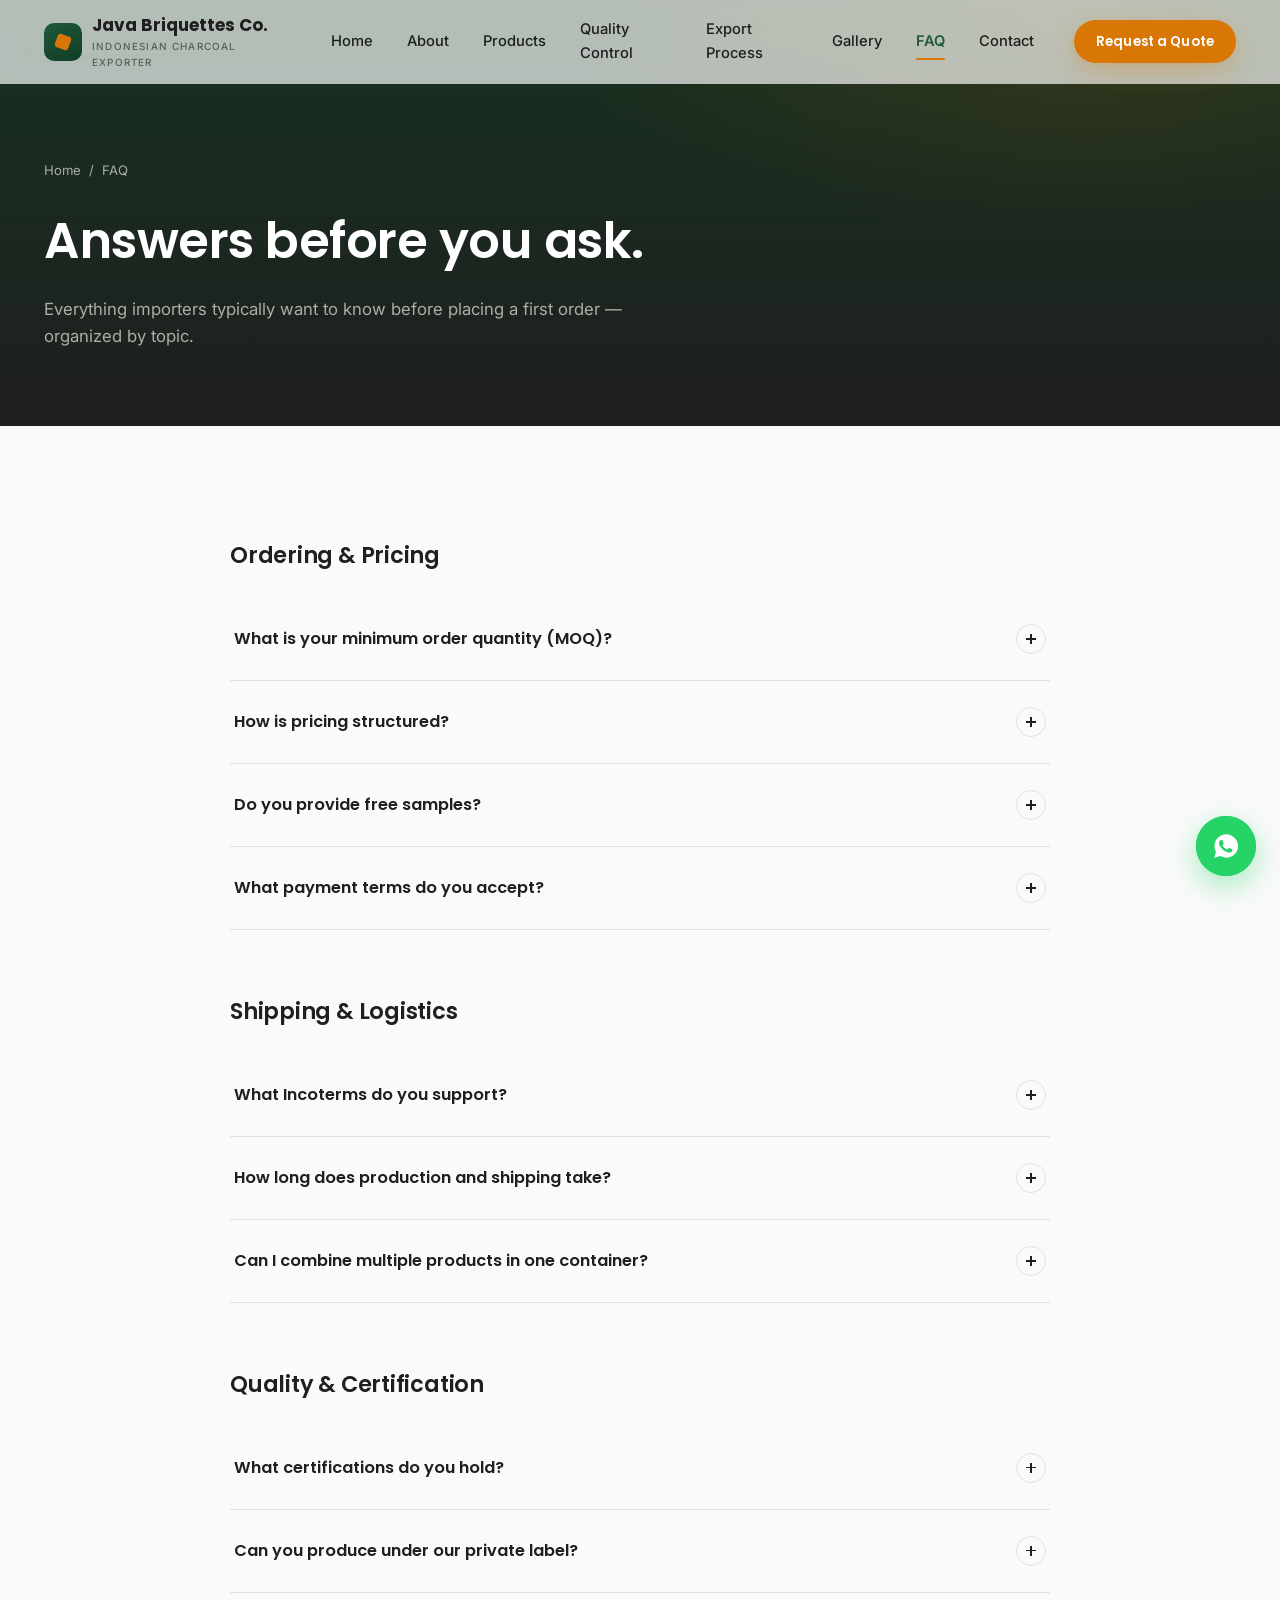
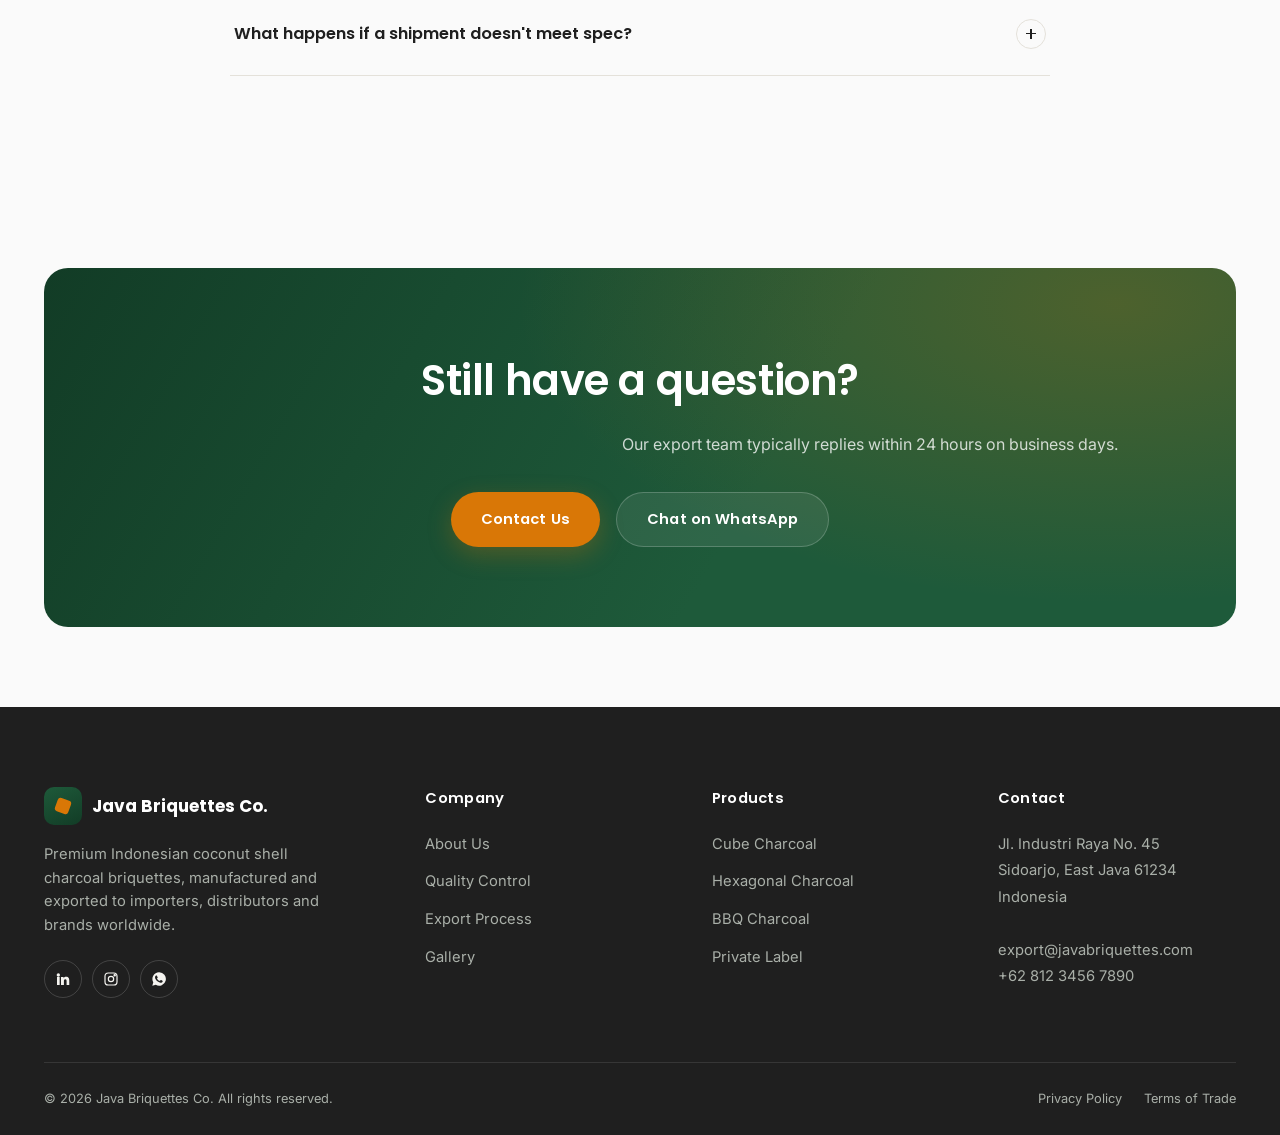
<file: faq.html>
<!DOCTYPE html>
<html lang="en">
<head>
<meta charset="UTF-8">
<meta name="viewport" content="width=device-width, initial-scale=1.0">
<title>FAQ | Java Briquettes Co. — Indonesian Charcoal Exporter</title>
<meta name="description" content="Answers to the most common questions importers ask about ordering coconut shell charcoal briquettes from Java Briquettes Co. — MOQ, samples, shipping, certifications and more.">
<link rel="canonical" href="https://www.javabriquettes.com/faq.html">
<meta name="theme-color" content="#1E5A3A">
<link rel="icon" href="assets/icons/favicon.svg" type="image/svg+xml">
<link rel="preconnect" href="https://fonts.googleapis.com">
<link rel="preconnect" href="https://fonts.gstatic.com" crossorigin>
<link href="https://fonts.googleapis.com/css2?family=Poppins:wght@500;600;700;800&family=Inter:wght@400;500;600;700&display=swap" rel="stylesheet">
<link rel="stylesheet" href="css/style.css">
<script type="application/ld+json">
{
  "@context": "https://schema.org",
  "@type": "FAQPage",
  "mainEntity": [
    {"@type":"Question","name":"What is your minimum order quantity (MOQ)?","acceptedAnswer":{"@type":"Answer","text":"Our standard MOQ is one 20ft container, approximately 18–20 metric tons. Mixed-product containers can be arranged for qualified buyers."}},
    {"@type":"Question","name":"Do you provide free samples?","acceptedAnswer":{"@type":"Answer","text":"Yes, we ship free samples for lab and burn testing; buyers typically cover only the courier cost."}},
    {"@type":"Question","name":"What Incoterms do you support?","acceptedAnswer":{"@type":"Answer","text":"We regularly ship FOB, CNF and CIF from Surabaya and Jakarta ports, with EXW available on request."}}
  ]
}
</script>
</head>
<body>
<div class="page-loader" aria-hidden="true"><div class="mark"></div></div>
<a href="#main" class="skip-link">Skip to content</a>

<header class="nav" id="site-nav">
  <div class="nav__inner">
    <a href="index.html" class="brand" aria-label="Java Briquettes Co. home">
      <span class="brand__mark" aria-hidden="true"></span>
      <span class="brand__text">Java Briquettes Co.<small>Indonesian Charcoal Exporter</small></span>
    </a>
    <nav class="nav__links" aria-label="Primary">
      <a href="index.html">Home</a>
      <a href="about.html">About</a>
      <a href="products.html">Products</a>
      <a href="quality.html">Quality Control</a>
      <a href="export.html">Export Process</a>
      <a href="gallery.html">Gallery</a>
      <a href="faq.html">FAQ</a>
      <a href="contact.html">Contact</a>
    </nav>
    <div class="nav__actions">
      <a href="contact.html" class="btn btn-primary btn-sm">Request a Quote</a>
      <button class="nav__toggle" aria-label="Toggle menu" aria-expanded="false"><span></span></button>
    </div>
  </div>
</header>

<main id="main">
  <section class="page-header">
    <div class="container">
      <div class="breadcrumb"><a href="index.html">Home</a> / <span>FAQ</span></div>
      <h1>Answers before you ask.</h1>
      <p>Everything importers typically want to know before placing a first order — organized by topic.</p>
    </div>
  </section>

  <section class="section">
    <div class="container">
      <h2 style="font-size:1.4rem;margin-bottom:24px;max-width:820px;margin-inline:auto" data-reveal>Ordering &amp; Pricing</h2>
      <div class="faq-list" data-reveal style="margin-bottom:64px">
        <div class="faq-item">
          <button class="faq-item__q" aria-expanded="false">What is your minimum order quantity (MOQ)?<span class="faq-item__icon"></span></button>
          <div class="faq-item__a"><p>Our standard MOQ is one 20ft container (approx. 18–20 metric tons). Mixed-product containers can be arranged for qualified buyers ordering multiple SKUs.</p></div>
        </div>
        <div class="faq-item">
          <button class="faq-item__q" aria-expanded="false">How is pricing structured?<span class="faq-item__icon"></span></button>
          <div class="faq-item__a"><p>Pricing is quoted per metric ton, based on Incoterm (FOB/CNF/CIF), product format and packaging. Volume discounts apply from 3+ containers per order.</p></div>
        </div>
        <div class="faq-item">
          <button class="faq-item__q" aria-expanded="false">Do you provide free samples?<span class="faq-item__icon"></span></button>
          <div class="faq-item__a"><p>Yes. We ship free samples for lab and burn testing; buyers typically cover the courier cost only. Sample requests are usually processed within 3 business days.</p></div>
        </div>
        <div class="faq-item">
          <button class="faq-item__q" aria-expanded="false">What payment terms do you accept?<span class="faq-item__icon"></span></button>
          <div class="faq-item__a"><p>We commonly work with 30% T/T deposit and 70% balance against copy of B/L, as well as Letters of Credit (L/C at sight) for larger orders.</p></div>
        </div>
      </div>

      <h2 style="font-size:1.4rem;margin-bottom:24px;max-width:820px;margin-inline:auto" data-reveal>Shipping &amp; Logistics</h2>
      <div class="faq-list" data-reveal style="margin-bottom:64px">
        <div class="faq-item">
          <button class="faq-item__q" aria-expanded="false">What Incoterms do you support?<span class="faq-item__icon"></span></button>
          <div class="faq-item__a"><p>We regularly ship FOB, CNF and CIF from Surabaya (Tanjung Perak) and Jakarta (Tanjung Priok) ports, with EXW available on request.</p></div>
        </div>
        <div class="faq-item">
          <button class="faq-item__q" aria-expanded="false">How long does production and shipping take?<span class="faq-item__icon"></span></button>
          <div class="faq-item__a"><p>Production typically takes 2–3 weeks after sample approval, with ocean transit adding 3–6 weeks depending on your destination port.</p></div>
        </div>
        <div class="faq-item">
          <button class="faq-item__q" aria-expanded="false">Can I combine multiple products in one container?<span class="faq-item__icon"></span></button>
          <div class="faq-item__a"><p>Yes, mixed-SKU containers are available for orders above 1 container equivalent, subject to packaging compatibility.</p></div>
        </div>
      </div>

      <h2 style="font-size:1.4rem;margin-bottom:24px;max-width:820px;margin-inline:auto" data-reveal>Quality &amp; Certification</h2>
      <div class="faq-list" data-reveal>
        <div class="faq-item">
          <button class="faq-item__q" aria-expanded="false">What certifications do you hold?<span class="faq-item__icon"></span></button>
          <div class="faq-item__a"><p>Our facility operates under ISO 9001, HACCP and FSC-aligned sourcing standards, with SGS pre-shipment inspection available on request.</p></div>
        </div>
        <div class="faq-item">
          <button class="faq-item__q" aria-expanded="false">Can you produce under our private label?<span class="faq-item__icon"></span></button>
          <div class="faq-item__a"><p>Absolutely — custom box design, foil bags, and kraft packaging are available from one container onward, with design proofs shared before production.</p></div>
        </div>
        <div class="faq-item">
          <button class="faq-item__q" aria-expanded="false">What happens if a shipment doesn't meet spec?<span class="faq-item__icon"></span></button>
          <div class="faq-item__a"><p>Every batch is tested before loading and results are shared with buyers. In the rare event of a discrepancy, we work directly with you on a resolution per our trade agreement.</p></div>
        </div>
      </div>
    </div>
  </section>

  <section class="section section--tight">
    <div class="container">
      <div class="cta" data-reveal>
        <h2>Still have a question?</h2>
        <p>Our export team typically replies within 24 hours on business days.</p>
        <div class="cta__actions">
          <a href="contact.html" class="btn btn-primary">Contact Us</a>
          <a href="https://wa.me/6281234567890" class="btn btn-ghost-light" target="_blank" rel="noopener">Chat on WhatsApp</a>
        </div>
      </div>
    </div>
  </section>
</main>

<footer class="footer">
  <div class="container">
    <div class="footer__grid">
      <div class="footer__brand">
        <a href="index.html" class="brand"><span class="brand__mark" aria-hidden="true"></span><span class="brand__text">Java Briquettes Co.</span></a>
        <p>Premium Indonesian coconut shell charcoal briquettes, manufactured and exported to importers, distributors and brands worldwide.</p>
        <div class="footer__social">
          <a href="#" aria-label="LinkedIn"><svg viewBox="0 0 24 24" fill="currentColor"><path d="M4.98 3.5A2.5 2.5 0 1 1 5 8.5a2.5 2.5 0 0 1-.02-5zM3 9h4v12H3zM9 9h3.8v1.7h.05c.53-1 1.83-2 3.77-2 4.03 0 4.78 2.65 4.78 6.1V21h-4v-5.6c0-1.34-.02-3.06-1.87-3.06-1.87 0-2.16 1.46-2.16 2.97V21H9z"/></svg></a>
          <a href="#" aria-label="Instagram"><svg viewBox="0 0 24 24" fill="none" stroke="currentColor" stroke-width="1.8"><rect x="3" y="3" width="18" height="18" rx="5"/><circle cx="12" cy="12" r="4"/><circle cx="17.5" cy="6.5" r="1"/></svg></a>
          <a href="#" aria-label="WhatsApp"><svg viewBox="0 0 24 24" fill="currentColor"><path d="M12 2a10 10 0 0 0-8.6 15L2 22l5.2-1.4A10 10 0 1 0 12 2zm5.6 14.3c-.24.66-1.4 1.27-1.93 1.31-.5.05-1.03.2-3.49-.73-2.93-1.12-4.8-4.1-4.94-4.29-.14-.19-1.17-1.56-1.17-2.98s.75-2.12 1.02-2.41c.26-.28.57-.35.76-.35h.55c.18 0 .42-.07.65.5.24.58.83 2 .9 2.14.07.15.12.32.02.51-.1.19-.15.31-.3.48-.14.17-.3.37-.44.5-.14.14-.29.3-.13.58.16.28.72 1.2 1.55 1.94 1.06.95 1.96 1.24 2.24 1.38.28.14.44.12.6-.07.16-.19.68-.79.87-1.06.19-.28.37-.23.63-.14.26.1 1.65.78 1.94.92.28.14.47.21.54.33.07.12.07.68-.17 1.34z"/></svg></a>
        </div>
      </div>
      <div class="footer__col"><h4>Company</h4><ul><li><a href="about.html">About Us</a></li><li><a href="quality.html">Quality Control</a></li><li><a href="export.html">Export Process</a></li><li><a href="gallery.html">Gallery</a></li></ul></div>
      <div class="footer__col"><h4>Products</h4><ul><li><a href="products.html">Cube Charcoal</a></li><li><a href="products.html">Hexagonal Charcoal</a></li><li><a href="products.html">BBQ Charcoal</a></li><li><a href="product-detail.html">Private Label</a></li></ul></div>
      <div class="footer__col"><h4>Contact</h4><address>Jl. Industri Raya No. 45<br>Sidoarjo, East Java 61234<br>Indonesia<br><br>export@javabriquettes.com<br>+62 812 3456 7890</address></div>
    </div>
    <div class="footer__bottom">
      <p>&copy; <span data-year>2024</span> Java Briquettes Co. All rights reserved.</p>
      <div class="legal"><a href="#">Privacy Policy</a><a href="#">Terms of Trade</a></div>
    </div>
  </div>
</footer>

<a href="https://wa.me/6281234567890" class="wa-float" target="_blank" rel="noopener" aria-label="Chat with us on WhatsApp">
  <span class="wa-tooltip">Chat with our export team</span>
  <svg viewBox="0 0 24 24" fill="currentColor"><path d="M12 2a10 10 0 0 0-8.6 15L2 22l5.2-1.4A10 10 0 1 0 12 2zm5.6 14.3c-.24.66-1.4 1.27-1.93 1.31-.5.05-1.03.2-3.49-.73-2.93-1.12-4.8-4.1-4.94-4.29-.14-.19-1.17-1.56-1.17-2.98s.75-2.12 1.02-2.41c.26-.28.57-.35.76-.35h.55c.18 0 .42-.07.65.5.24.58.83 2 .9 2.14.07.15.12.32.02.51-.1.19-.15.31-.3.48-.14.17-.3.37-.44.5-.14.14-.29.3-.13.58.16.28.72 1.2 1.55 1.94 1.06.95 1.96 1.24 2.24 1.38.28.14.44.12.6-.07.16-.19.68-.79.87-1.06.19-.28.37-.23.63-.14.26.1 1.65.78 1.94.92.28.14.47.21.54.33.07.12.07.68-.17 1.34z"/></svg>
</a>

<script src="js/main.js" defer></script>
</body>
</html>
</file>
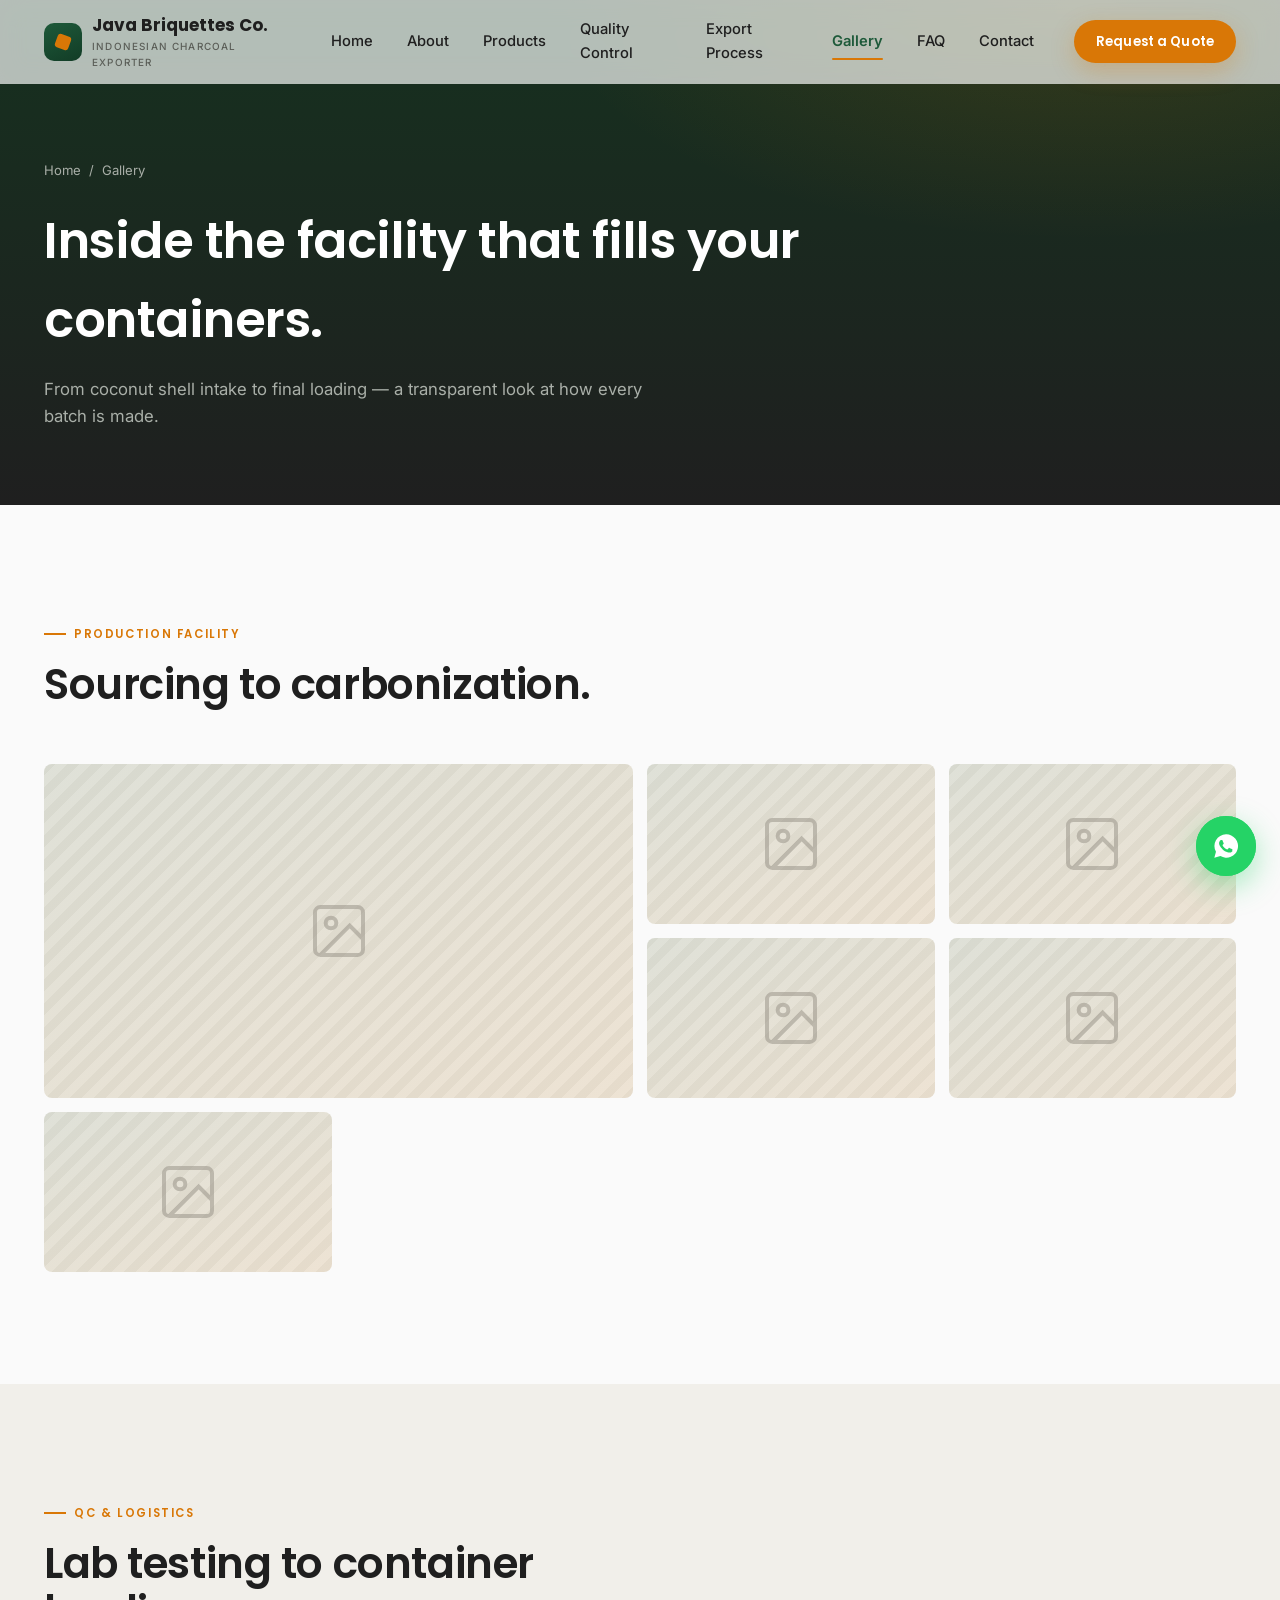
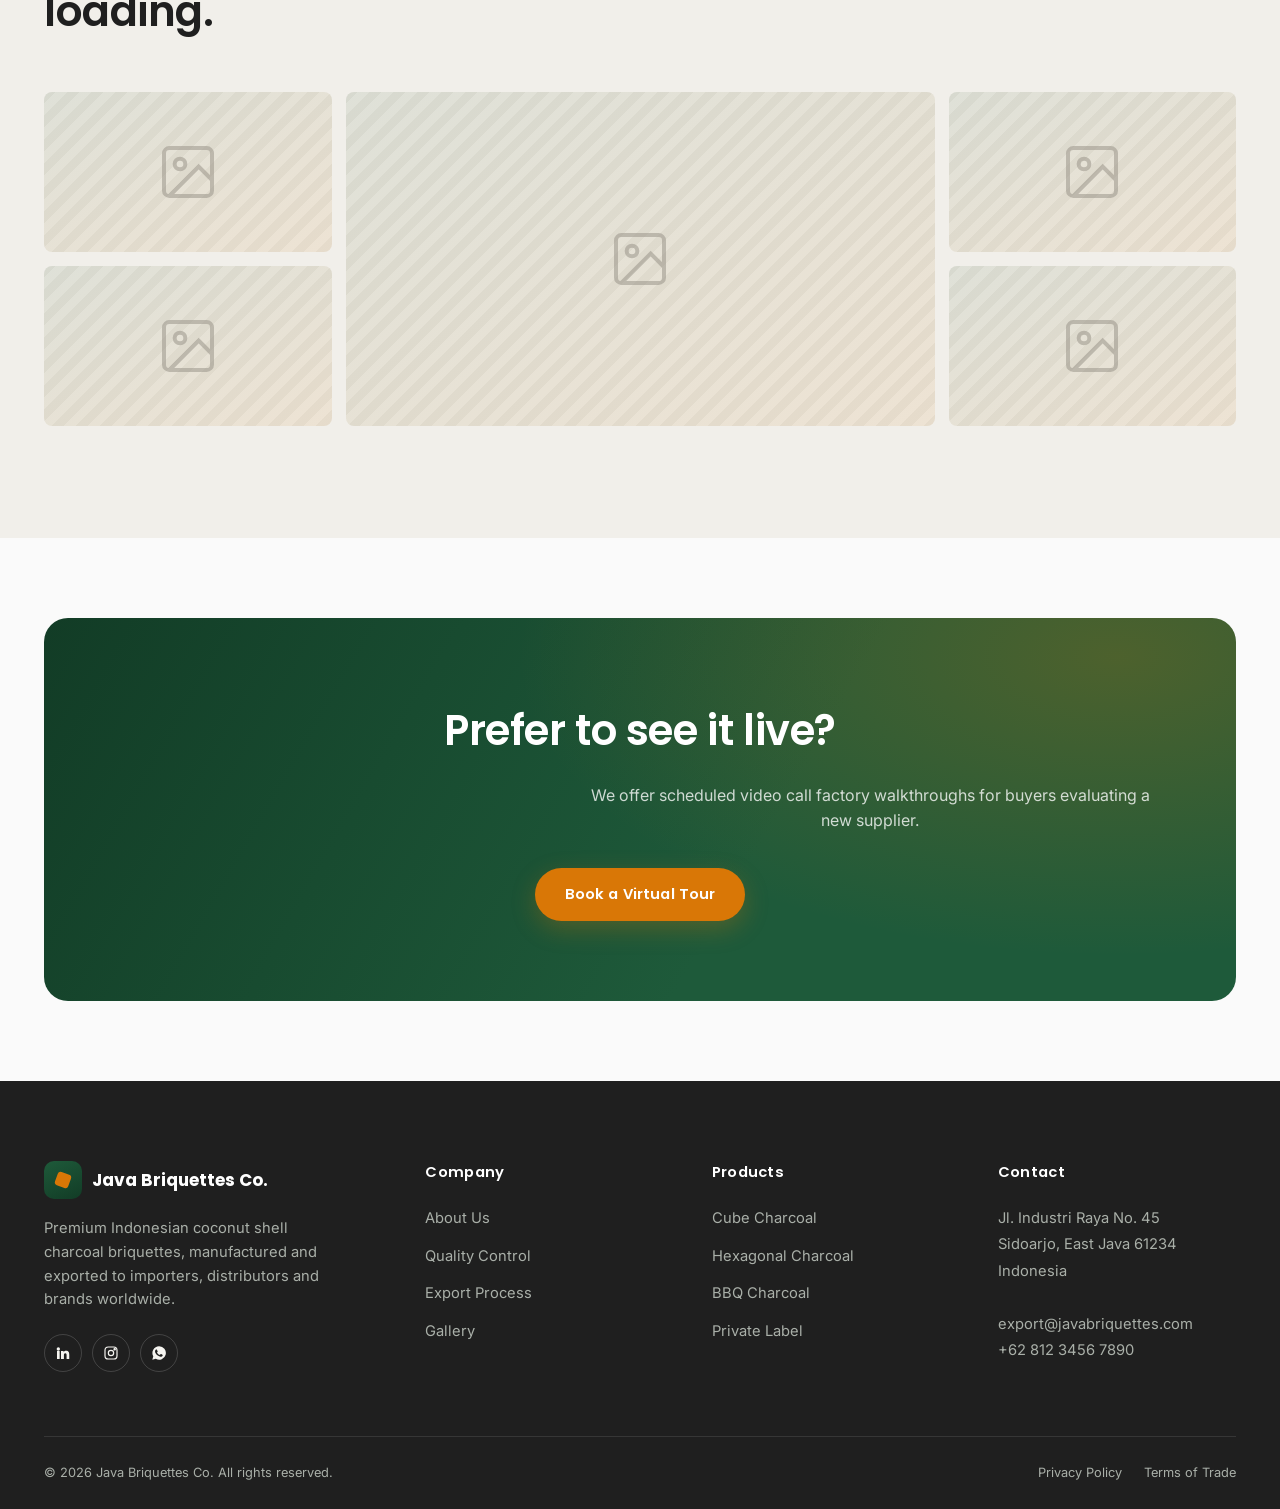
<file: gallery.html>
<!DOCTYPE html>
<html lang="en">
<head>
<meta charset="UTF-8">
<meta name="viewport" content="width=device-width, initial-scale=1.0">
<title>Gallery | Java Briquettes Co. — Indonesian Charcoal Exporter</title>
<meta name="description" content="See inside Java Briquettes Co.'s production facility — coconut shell sorting, carbonization kilns, briquette pressing, QC lab and container loading.">
<link rel="canonical" href="https://www.javabriquettes.com/gallery.html">
<meta name="theme-color" content="#1E5A3A">
<link rel="icon" href="assets/icons/favicon.svg" type="image/svg+xml">
<link rel="preconnect" href="https://fonts.googleapis.com">
<link rel="preconnect" href="https://fonts.gstatic.com" crossorigin>
<link href="https://fonts.googleapis.com/css2?family=Poppins:wght@500;600;700;800&family=Inter:wght@400;500;600;700&display=swap" rel="stylesheet">
<link rel="stylesheet" href="css/style.css">
</head>
<body>
<div class="page-loader" aria-hidden="true"><div class="mark"></div></div>
<a href="#main" class="skip-link">Skip to content</a>

<header class="nav" id="site-nav">
  <div class="nav__inner">
    <a href="index.html" class="brand" aria-label="Java Briquettes Co. home">
      <span class="brand__mark" aria-hidden="true"></span>
      <span class="brand__text">Java Briquettes Co.<small>Indonesian Charcoal Exporter</small></span>
    </a>
    <nav class="nav__links" aria-label="Primary">
      <a href="index.html">Home</a>
      <a href="about.html">About</a>
      <a href="products.html">Products</a>
      <a href="quality.html">Quality Control</a>
      <a href="export.html">Export Process</a>
      <a href="gallery.html">Gallery</a>
      <a href="faq.html">FAQ</a>
      <a href="contact.html">Contact</a>
    </nav>
    <div class="nav__actions">
      <a href="contact.html" class="btn btn-primary btn-sm">Request a Quote</a>
      <button class="nav__toggle" aria-label="Toggle menu" aria-expanded="false"><span></span></button>
    </div>
  </div>
</header>

<main id="main">
  <section class="page-header">
    <div class="container">
      <div class="breadcrumb"><a href="index.html">Home</a> / <span>Gallery</span></div>
      <h1>Inside the facility that fills your containers.</h1>
      <p>From coconut shell intake to final loading — a transparent look at how every batch is made.</p>
    </div>
  </section>

  <section class="section" id="production">
    <div class="container">
      <div class="section-head" data-reveal>
        <span class="eyebrow">Production Facility</span>
        <h2>Sourcing to carbonization.</h2>
      </div>
      <div class="gallery-grid" data-reveal-group>
        <figure class="g1" data-reveal style="--i:0"><div class="ph"><svg viewBox="0 0 24 24" fill="none" stroke="currentColor" stroke-width="1.5"><rect x="3" y="3" width="18" height="18" rx="2"/><circle cx="9" cy="9" r="2"/><path d="M21 15l-5-5-11 11"/></svg></div><figcaption>Coconut shell sorting yard</figcaption></figure>
        <figure data-reveal style="--i:1"><div class="ph"><svg viewBox="0 0 24 24" fill="none" stroke="currentColor" stroke-width="1.5"><rect x="3" y="3" width="18" height="18" rx="2"/><circle cx="9" cy="9" r="2"/><path d="M21 15l-5-5-11 11"/></svg></div><figcaption>Shell washing &amp; drying</figcaption></figure>
        <figure data-reveal style="--i:2"><div class="ph"><svg viewBox="0 0 24 24" fill="none" stroke="currentColor" stroke-width="1.5"><rect x="3" y="3" width="18" height="18" rx="2"/><circle cx="9" cy="9" r="2"/><path d="M21 15l-5-5-11 11"/></svg></div><figcaption>Carbonization kilns</figcaption></figure>
        <figure data-reveal style="--i:3"><div class="ph"><svg viewBox="0 0 24 24" fill="none" stroke="currentColor" stroke-width="1.5"><rect x="3" y="3" width="18" height="18" rx="2"/><circle cx="9" cy="9" r="2"/><path d="M21 15l-5-5-11 11"/></svg></div><figcaption>Charcoal powder milling</figcaption></figure>
        <figure data-reveal style="--i:4"><div class="ph"><svg viewBox="0 0 24 24" fill="none" stroke="currentColor" stroke-width="1.5"><rect x="3" y="3" width="18" height="18" rx="2"/><circle cx="9" cy="9" r="2"/><path d="M21 15l-5-5-11 11"/></svg></div><figcaption>Briquette extrusion line</figcaption></figure>
        <figure data-reveal style="--i:5"><div class="ph"><svg viewBox="0 0 24 24" fill="none" stroke="currentColor" stroke-width="1.5"><rect x="3" y="3" width="18" height="18" rx="2"/><circle cx="9" cy="9" r="2"/><path d="M21 15l-5-5-11 11"/></svg></div><figcaption>Drying racks</figcaption></figure>
      </div>
    </div>
  </section>

  <section class="section section--alt" id="qc-loading">
    <div class="container">
      <div class="section-head" data-reveal>
        <span class="eyebrow">QC &amp; Logistics</span>
        <h2>Lab testing to container loading.</h2>
      </div>
      <div class="gallery-grid" data-reveal-group>
        <figure data-reveal style="--i:0"><div class="ph"><svg viewBox="0 0 24 24" fill="none" stroke="currentColor" stroke-width="1.5"><rect x="3" y="3" width="18" height="18" rx="2"/><circle cx="9" cy="9" r="2"/><path d="M21 15l-5-5-11 11"/></svg></div><figcaption>QC laboratory testing</figcaption></figure>
        <figure class="g1" data-reveal style="--i:1"><div class="ph"><svg viewBox="0 0 24 24" fill="none" stroke="currentColor" stroke-width="1.5"><rect x="3" y="3" width="18" height="18" rx="2"/><circle cx="9" cy="9" r="2"/><path d="M21 15l-5-5-11 11"/></svg></div><figcaption>Weighing &amp; packing line</figcaption></figure>
        <figure data-reveal style="--i:2"><div class="ph"><svg viewBox="0 0 24 24" fill="none" stroke="currentColor" stroke-width="1.5"><rect x="3" y="3" width="18" height="18" rx="2"/><circle cx="9" cy="9" r="2"/><path d="M21 15l-5-5-11 11"/></svg></div><figcaption>Private label carton printing</figcaption></figure>
        <figure data-reveal style="--i:3"><div class="ph"><svg viewBox="0 0 24 24" fill="none" stroke="currentColor" stroke-width="1.5"><rect x="3" y="3" width="18" height="18" rx="2"/><circle cx="9" cy="9" r="2"/><path d="M21 15l-5-5-11 11"/></svg></div><figcaption>Warehouse staging area</figcaption></figure>
        <figure data-reveal style="--i:4"><div class="ph"><svg viewBox="0 0 24 24" fill="none" stroke="currentColor" stroke-width="1.5"><rect x="3" y="3" width="18" height="18" rx="2"/><circle cx="9" cy="9" r="2"/><path d="M21 15l-5-5-11 11"/></svg></div><figcaption>Container loading, Tanjung Perak</figcaption></figure>
      </div>
    </div>
  </section>

  <section class="section section--tight">
    <div class="container">
      <div class="cta" data-reveal>
        <h2>Prefer to see it live?</h2>
        <p>We offer scheduled video call factory walkthroughs for buyers evaluating a new supplier.</p>
        <div class="cta__actions">
          <a href="contact.html" class="btn btn-primary">Book a Virtual Tour</a>
        </div>
      </div>
    </div>
  </section>
</main>

<footer class="footer">
  <div class="container">
    <div class="footer__grid">
      <div class="footer__brand">
        <a href="index.html" class="brand"><span class="brand__mark" aria-hidden="true"></span><span class="brand__text">Java Briquettes Co.</span></a>
        <p>Premium Indonesian coconut shell charcoal briquettes, manufactured and exported to importers, distributors and brands worldwide.</p>
        <div class="footer__social">
          <a href="#" aria-label="LinkedIn"><svg viewBox="0 0 24 24" fill="currentColor"><path d="M4.98 3.5A2.5 2.5 0 1 1 5 8.5a2.5 2.5 0 0 1-.02-5zM3 9h4v12H3zM9 9h3.8v1.7h.05c.53-1 1.83-2 3.77-2 4.03 0 4.78 2.65 4.78 6.1V21h-4v-5.6c0-1.34-.02-3.06-1.87-3.06-1.87 0-2.16 1.46-2.16 2.97V21H9z"/></svg></a>
          <a href="#" aria-label="Instagram"><svg viewBox="0 0 24 24" fill="none" stroke="currentColor" stroke-width="1.8"><rect x="3" y="3" width="18" height="18" rx="5"/><circle cx="12" cy="12" r="4"/><circle cx="17.5" cy="6.5" r="1"/></svg></a>
          <a href="#" aria-label="WhatsApp"><svg viewBox="0 0 24 24" fill="currentColor"><path d="M12 2a10 10 0 0 0-8.6 15L2 22l5.2-1.4A10 10 0 1 0 12 2zm5.6 14.3c-.24.66-1.4 1.27-1.93 1.31-.5.05-1.03.2-3.49-.73-2.93-1.12-4.8-4.1-4.94-4.29-.14-.19-1.17-1.56-1.17-2.98s.75-2.12 1.02-2.41c.26-.28.57-.35.76-.35h.55c.18 0 .42-.07.65.5.24.58.83 2 .9 2.14.07.15.12.32.02.51-.1.19-.15.31-.3.48-.14.17-.3.37-.44.5-.14.14-.29.3-.13.58.16.28.72 1.2 1.55 1.94 1.06.95 1.96 1.24 2.24 1.38.28.14.44.12.6-.07.16-.19.68-.79.87-1.06.19-.28.37-.23.63-.14.26.1 1.65.78 1.94.92.28.14.47.21.54.33.07.12.07.68-.17 1.34z"/></svg></a>
        </div>
      </div>
      <div class="footer__col"><h4>Company</h4><ul><li><a href="about.html">About Us</a></li><li><a href="quality.html">Quality Control</a></li><li><a href="export.html">Export Process</a></li><li><a href="gallery.html">Gallery</a></li></ul></div>
      <div class="footer__col"><h4>Products</h4><ul><li><a href="products.html">Cube Charcoal</a></li><li><a href="products.html">Hexagonal Charcoal</a></li><li><a href="products.html">BBQ Charcoal</a></li><li><a href="product-detail.html">Private Label</a></li></ul></div>
      <div class="footer__col"><h4>Contact</h4><address>Jl. Industri Raya No. 45<br>Sidoarjo, East Java 61234<br>Indonesia<br><br>export@javabriquettes.com<br>+62 812 3456 7890</address></div>
    </div>
    <div class="footer__bottom">
      <p>&copy; <span data-year>2024</span> Java Briquettes Co. All rights reserved.</p>
      <div class="legal"><a href="#">Privacy Policy</a><a href="#">Terms of Trade</a></div>
    </div>
  </div>
</footer>

<a href="https://wa.me/6281234567890" class="wa-float" target="_blank" rel="noopener" aria-label="Chat with us on WhatsApp">
  <span class="wa-tooltip">Chat with our export team</span>
  <svg viewBox="0 0 24 24" fill="currentColor"><path d="M12 2a10 10 0 0 0-8.6 15L2 22l5.2-1.4A10 10 0 1 0 12 2zm5.6 14.3c-.24.66-1.4 1.27-1.93 1.31-.5.05-1.03.2-3.49-.73-2.93-1.12-4.8-4.1-4.94-4.29-.14-.19-1.17-1.56-1.17-2.98s.75-2.12 1.02-2.41c.26-.28.57-.35.76-.35h.55c.18 0 .42-.07.65.5.24.58.83 2 .9 2.14.07.15.12.32.02.51-.1.19-.15.31-.3.48-.14.17-.3.37-.44.5-.14.14-.29.3-.13.58.16.28.72 1.2 1.55 1.94 1.06.95 1.96 1.24 2.24 1.38.28.14.44.12.6-.07.16-.19.68-.79.87-1.06.19-.28.37-.23.63-.14.26.1 1.65.78 1.94.92.28.14.47.21.54.33.07.12.07.68-.17 1.34z"/></svg>
</a>

<script src="js/main.js" defer></script>
</body>
</html>
</file>
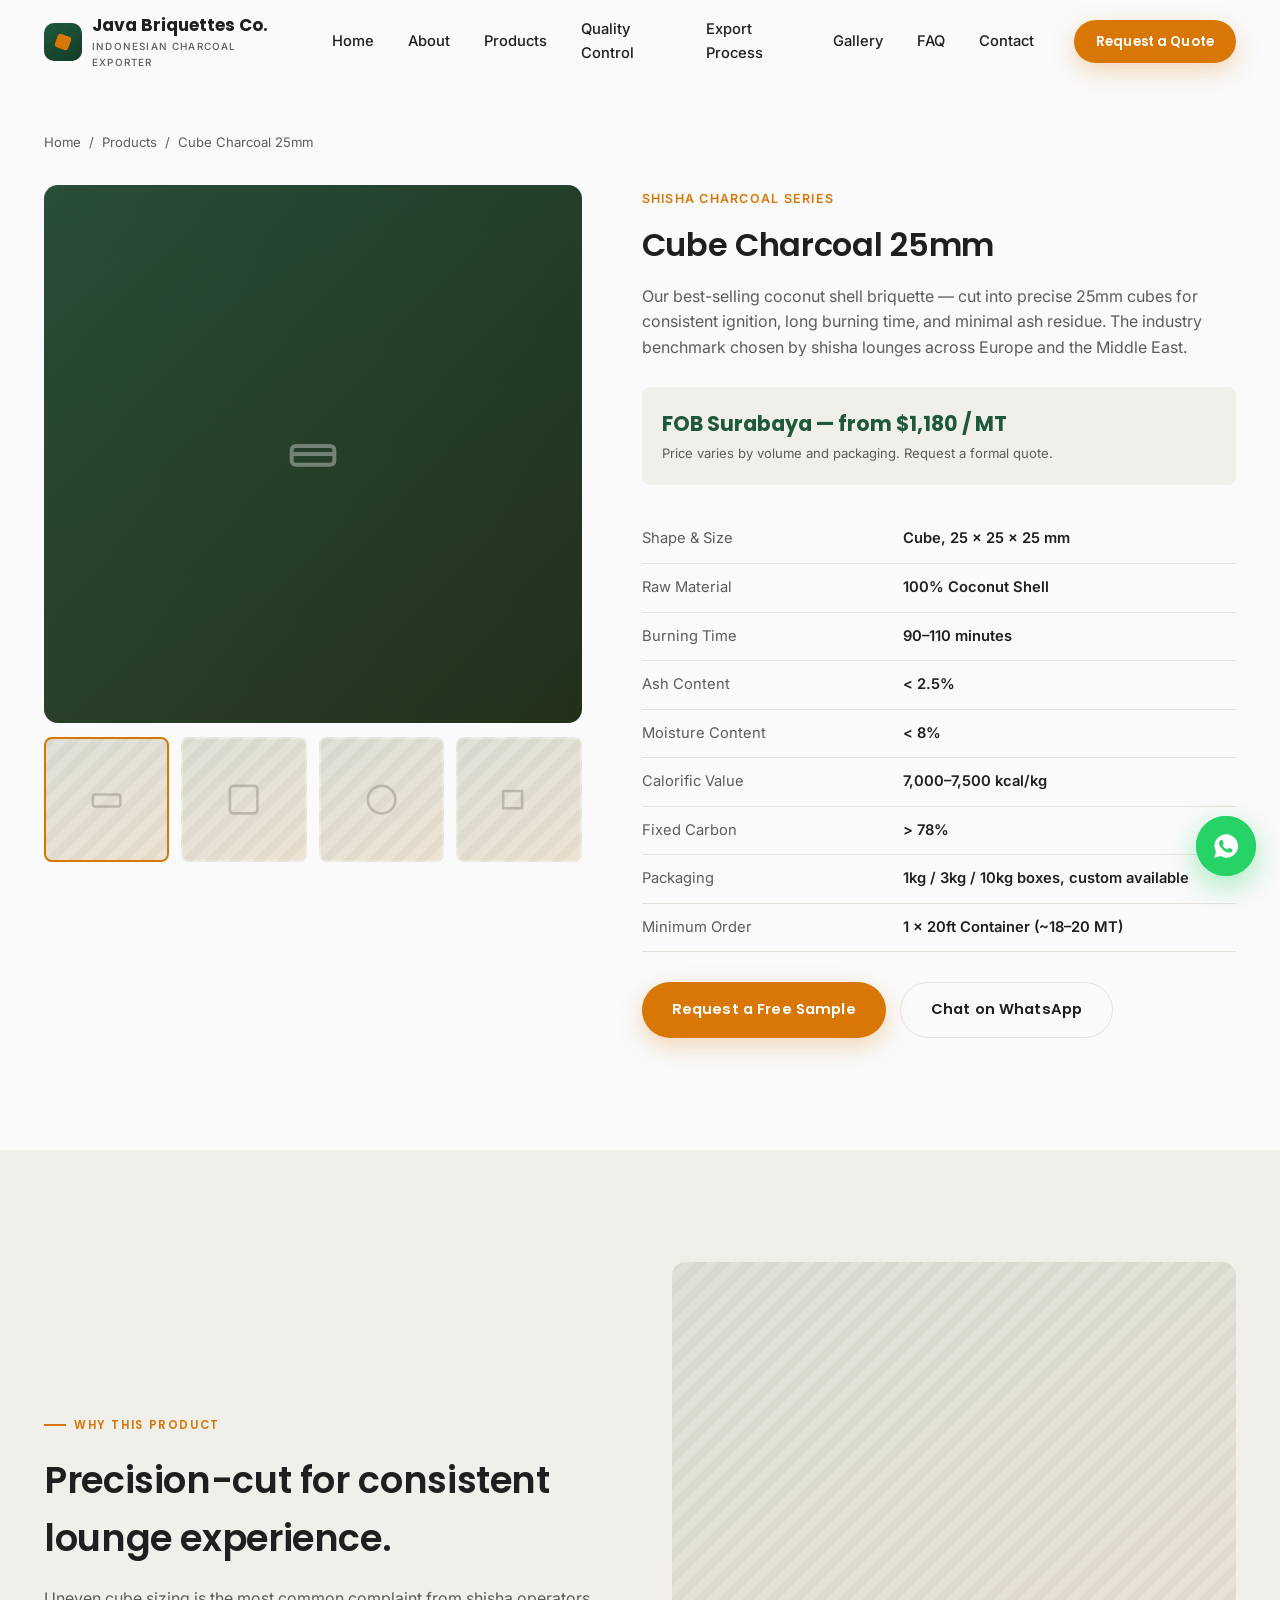
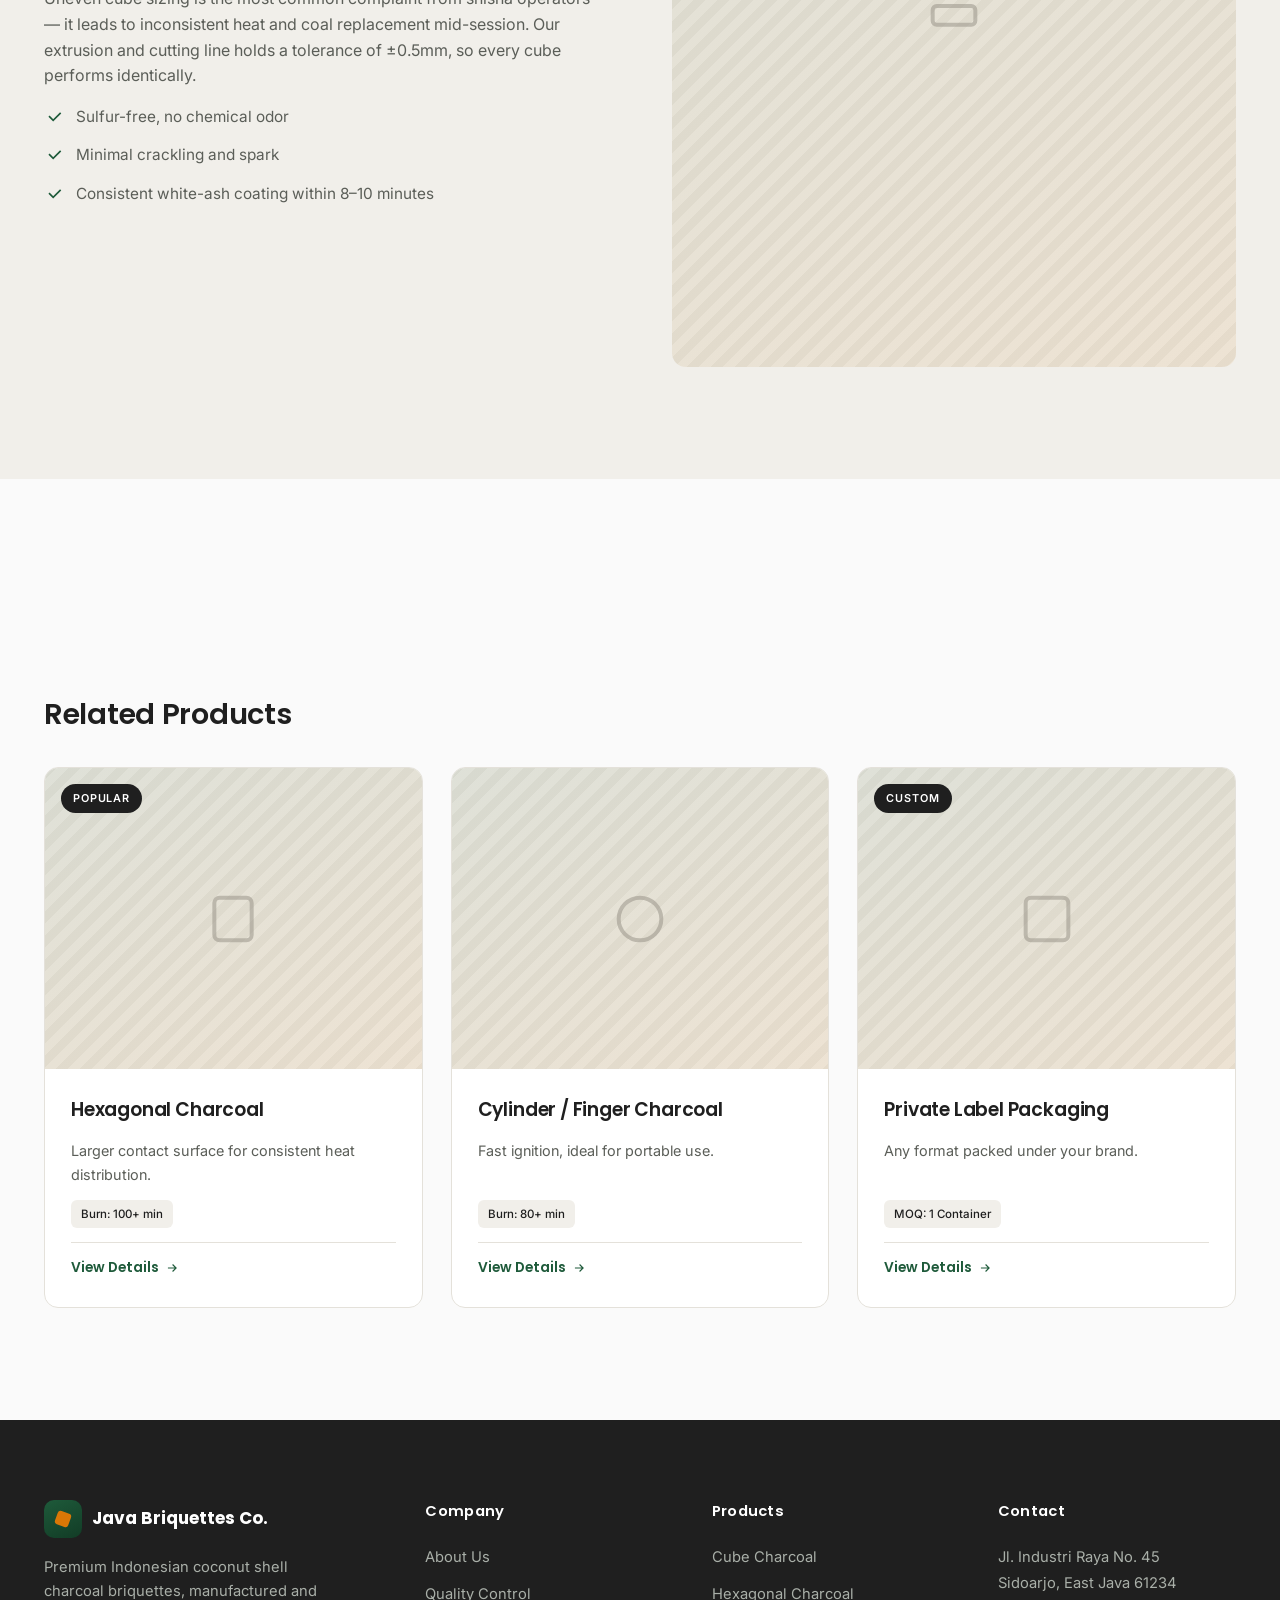
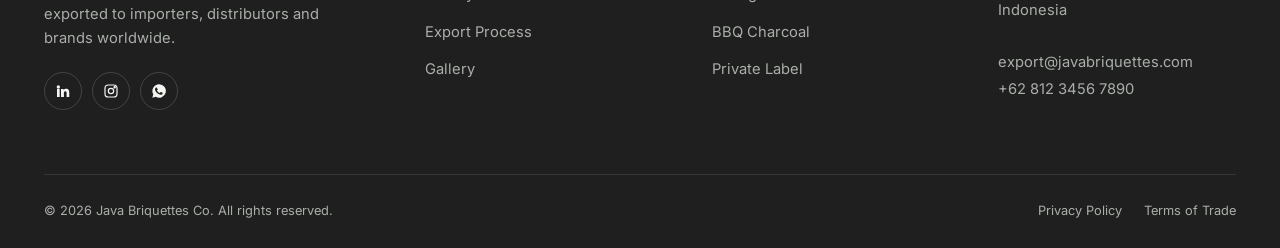
<file: product-detail.html>
<!DOCTYPE html>
<html lang="en">
<head>
<meta charset="UTF-8">
<meta name="viewport" content="width=device-width, initial-scale=1.0">
<title>Cube Charcoal 25mm | Product Detail — Java Briquettes Co.</title>
<meta name="description" content="Cube Charcoal 25mm — premium coconut shell shisha charcoal with 90+ minute burn time and less than 2.5% ash content. Request specification sheet and free sample.">
<link rel="canonical" href="https://www.javabriquettes.com/product-detail.html">
<meta name="theme-color" content="#1E5A3A">
<link rel="icon" href="assets/icons/favicon.svg" type="image/svg+xml">
<link rel="preconnect" href="https://fonts.googleapis.com">
<link rel="preconnect" href="https://fonts.gstatic.com" crossorigin>
<link href="https://fonts.googleapis.com/css2?family=Poppins:wght@500;600;700;800&family=Inter:wght@400;500;600;700&display=swap" rel="stylesheet">
<link rel="stylesheet" href="css/style.css">
<script type="application/ld+json">
{
  "@context": "https://schema.org",
  "@type": "Product",
  "name": "Cube Charcoal 25mm",
  "description": "Premium coconut shell shisha charcoal, cube-cut 25mm, low ash, long burn.",
  "brand": {"@type": "Brand", "name": "Java Briquettes Co."},
  "offers": {"@type": "Offer", "priceCurrency": "USD", "availability": "https://schema.org/InStock", "url": "https://www.javabriquettes.com/product-detail.html"}
}
</script>
</head>
<body>
<div class="page-loader" aria-hidden="true"><div class="mark"></div></div>
<a href="#main" class="skip-link">Skip to content</a>

<header class="nav" id="site-nav">
  <div class="nav__inner">
    <a href="index.html" class="brand" aria-label="Java Briquettes Co. home">
      <span class="brand__mark" aria-hidden="true"></span>
      <span class="brand__text">Java Briquettes Co.<small>Indonesian Charcoal Exporter</small></span>
    </a>
    <nav class="nav__links" aria-label="Primary">
      <a href="index.html">Home</a>
      <a href="about.html">About</a>
      <a href="products.html">Products</a>
      <a href="quality.html">Quality Control</a>
      <a href="export.html">Export Process</a>
      <a href="gallery.html">Gallery</a>
      <a href="faq.html">FAQ</a>
      <a href="contact.html">Contact</a>
    </nav>
    <div class="nav__actions">
      <a href="contact.html" class="btn btn-primary btn-sm">Request a Quote</a>
      <button class="nav__toggle" aria-label="Toggle menu" aria-expanded="false"><span></span></button>
    </div>
  </div>
</header>

<main id="main">
  <section class="section" style="padding-top:calc(var(--nav-h) + 48px)">
    <div class="container">
      <div class="breadcrumb" style="color:var(--color-text-muted);margin-bottom:32px"><a href="index.html">Home</a> / <a href="products.html">Products</a> / <span>Cube Charcoal 25mm</span></div>

      <div class="pd-grid">
        <div class="pd-gallery">
          <div class="pd-gallery__main"><div class="ph ph-fill" style="height:100%;transition:opacity .2s"><svg viewBox="0 0 24 24" fill="none" stroke="currentColor" stroke-width="1.5"><rect x="4" y="9" width="16" height="7" rx="1.5"/><path d="M4 12h16"/></svg></div></div>
          <div class="pd-gallery__thumbs">
            <div class="ph is-active"><svg viewBox="0 0 24 24" fill="none" stroke="currentColor" stroke-width="1.5" width="26"><rect x="4" y="9" width="16" height="7" rx="1.5"/></svg></div>
            <div class="ph"><svg viewBox="0 0 24 24" fill="none" stroke="currentColor" stroke-width="1.5" width="26"><rect x="4" y="4" width="16" height="16" rx="2"/></svg></div>
            <div class="ph"><svg viewBox="0 0 24 24" fill="none" stroke="currentColor" stroke-width="1.5" width="26"><circle cx="12" cy="12" r="8"/></svg></div>
            <div class="ph"><svg viewBox="0 0 24 24" fill="none" stroke="currentColor" stroke-width="1.5" width="26"><path d="M3 7h11v10H3z"/></svg></div>
          </div>
        </div>

        <div class="pd-info">
          <div class="pd-title">
            <small>Shisha Charcoal Series</small>
            <h1>Cube Charcoal 25mm</h1>
            <p class="lede">Our best-selling coconut shell briquette — cut into precise 25mm cubes for consistent ignition, long burning time, and minimal ash residue. The industry benchmark chosen by shisha lounges across Europe and the Middle East.</p>
          </div>

          <div class="pd-price-row">
            <div><strong>FOB Surabaya — from $1,180 / MT</strong><br><span>Price varies by volume and packaging. Request a formal quote.</span></div>
          </div>

          <div class="pd-specs">
            <table>
              <tbody>
                <tr><td>Shape &amp; Size</td><td>Cube, 25 × 25 × 25 mm</td></tr>
                <tr><td>Raw Material</td><td>100% Coconut Shell</td></tr>
                <tr><td>Burning Time</td><td>90–110 minutes</td></tr>
                <tr><td>Ash Content</td><td>&lt; 2.5%</td></tr>
                <tr><td>Moisture Content</td><td>&lt; 8%</td></tr>
                <tr><td>Calorific Value</td><td>7,000–7,500 kcal/kg</td></tr>
                <tr><td>Fixed Carbon</td><td>&gt; 78%</td></tr>
                <tr><td>Packaging</td><td>1kg / 3kg / 10kg boxes, custom available</td></tr>
                <tr><td>Minimum Order</td><td>1 × 20ft Container (~18–20 MT)</td></tr>
              </tbody>
            </table>
          </div>

          <div class="pd-actions">
            <a href="contact.html" class="btn btn-primary">Request a Free Sample</a>
            <a href="https://wa.me/6281234567890" class="btn btn-outline" target="_blank" rel="noopener">Chat on WhatsApp</a>
          </div>
        </div>
      </div>
    </div>
  </section>

  <section class="section section--alt">
    <div class="container two-col">
      <div data-reveal>
        <span class="eyebrow">Why This Product</span>
        <h2 style="font-size:clamp(1.8rem,3vw,2.3rem);margin-bottom:18px">Precision-cut for consistent lounge experience.</h2>
        <p style="color:var(--color-text-muted);margin-bottom:16px">Uneven cube sizing is the most common complaint from shisha operators — it leads to inconsistent heat and coal replacement mid-session. Our extrusion and cutting line holds a tolerance of ±0.5mm, so every cube performs identically.</p>
        <ul class="check-list">
          <li><svg viewBox="0 0 24 24" fill="none" stroke="currentColor" stroke-width="2"><path d="M20 7l-9 9-5-5"/></svg> Sulfur-free, no chemical odor</li>
          <li><svg viewBox="0 0 24 24" fill="none" stroke="currentColor" stroke-width="2"><path d="M20 7l-9 9-5-5"/></svg> Minimal crackling and spark</li>
          <li><svg viewBox="0 0 24 24" fill="none" stroke="currentColor" stroke-width="2"><path d="M20 7l-9 9-5-5"/></svg> Consistent white-ash coating within 8–10 minutes</li>
        </ul>
      </div>
      <div class="two-col__media" data-reveal>
        <div class="ph" style="aspect-ratio:4/5;border-radius:var(--radius-lg)"><svg viewBox="0 0 24 24" fill="none" stroke="currentColor" stroke-width="1.5"><rect x="4" y="9" width="16" height="7" rx="1.5"/></svg></div>
      </div>
    </div>
  </section>

  <section class="section">
    <div class="container">
      <h2 class="related-heading" style="font-size:1.8rem" data-reveal>Related Products</h2>
      <div class="product-grid" data-reveal-group>
        <article class="product-card" data-reveal style="--i:0"><div class="product-card__media"><span class="product-card__tag">Popular</span><div class="ph" style="height:100%"><svg viewBox="0 0 24 24" fill="none" stroke="currentColor" stroke-width="1.5"><rect x="5" y="4" width="14" height="16" rx="2"/></svg></div></div><div class="product-card__body"><h3>Hexagonal Charcoal</h3><p>Larger contact surface for consistent heat distribution.</p><div class="product-card__specs"><span>Burn: 100+ min</span></div><div class="product-card__foot"><a href="product-detail.html">View Details <svg viewBox="0 0 24 24" fill="none" stroke="currentColor" stroke-width="2"><path d="M5 12h14M13 6l6 6-6 6"/></svg></a></div></div></article>
        <article class="product-card" data-reveal style="--i:1"><div class="product-card__media"><div class="ph" style="height:100%"><svg viewBox="0 0 24 24" fill="none" stroke="currentColor" stroke-width="1.5"><circle cx="12" cy="12" r="8"/></svg></div></div><div class="product-card__body"><h3>Cylinder / Finger Charcoal</h3><p>Fast ignition, ideal for portable use.</p><div class="product-card__specs"><span>Burn: 80+ min</span></div><div class="product-card__foot"><a href="product-detail.html">View Details <svg viewBox="0 0 24 24" fill="none" stroke="currentColor" stroke-width="2"><path d="M5 12h14M13 6l6 6-6 6"/></svg></a></div></div></article>
        <article class="product-card" data-reveal style="--i:2"><div class="product-card__media"><span class="product-card__tag">Custom</span><div class="ph" style="height:100%"><svg viewBox="0 0 24 24" fill="none" stroke="currentColor" stroke-width="1.5"><rect x="4" y="4" width="16" height="16" rx="2"/></svg></div></div><div class="product-card__body"><h3>Private Label Packaging</h3><p>Any format packed under your brand.</p><div class="product-card__specs"><span>MOQ: 1 Container</span></div><div class="product-card__foot"><a href="product-detail.html">View Details <svg viewBox="0 0 24 24" fill="none" stroke="currentColor" stroke-width="2"><path d="M5 12h14M13 6l6 6-6 6"/></svg></a></div></div></article>
      </div>
    </div>
  </section>
</main>

<footer class="footer">
  <div class="container">
    <div class="footer__grid">
      <div class="footer__brand">
        <a href="index.html" class="brand"><span class="brand__mark" aria-hidden="true"></span><span class="brand__text">Java Briquettes Co.</span></a>
        <p>Premium Indonesian coconut shell charcoal briquettes, manufactured and exported to importers, distributors and brands worldwide.</p>
        <div class="footer__social">
          <a href="#" aria-label="LinkedIn"><svg viewBox="0 0 24 24" fill="currentColor"><path d="M4.98 3.5A2.5 2.5 0 1 1 5 8.5a2.5 2.5 0 0 1-.02-5zM3 9h4v12H3zM9 9h3.8v1.7h.05c.53-1 1.83-2 3.77-2 4.03 0 4.78 2.65 4.78 6.1V21h-4v-5.6c0-1.34-.02-3.06-1.87-3.06-1.87 0-2.16 1.46-2.16 2.97V21H9z"/></svg></a>
          <a href="#" aria-label="Instagram"><svg viewBox="0 0 24 24" fill="none" stroke="currentColor" stroke-width="1.8"><rect x="3" y="3" width="18" height="18" rx="5"/><circle cx="12" cy="12" r="4"/><circle cx="17.5" cy="6.5" r="1"/></svg></a>
          <a href="#" aria-label="WhatsApp"><svg viewBox="0 0 24 24" fill="currentColor"><path d="M12 2a10 10 0 0 0-8.6 15L2 22l5.2-1.4A10 10 0 1 0 12 2zm5.6 14.3c-.24.66-1.4 1.27-1.93 1.31-.5.05-1.03.2-3.49-.73-2.93-1.12-4.8-4.1-4.94-4.29-.14-.19-1.17-1.56-1.17-2.98s.75-2.12 1.02-2.41c.26-.28.57-.35.76-.35h.55c.18 0 .42-.07.65.5.24.58.83 2 .9 2.14.07.15.12.32.02.51-.1.19-.15.31-.3.48-.14.17-.3.37-.44.5-.14.14-.29.3-.13.58.16.28.72 1.2 1.55 1.94 1.06.95 1.96 1.24 2.24 1.38.28.14.44.12.6-.07.16-.19.68-.79.87-1.06.19-.28.37-.23.63-.14.26.1 1.65.78 1.94.92.28.14.47.21.54.33.07.12.07.68-.17 1.34z"/></svg></a>
        </div>
      </div>
      <div class="footer__col"><h4>Company</h4><ul><li><a href="about.html">About Us</a></li><li><a href="quality.html">Quality Control</a></li><li><a href="export.html">Export Process</a></li><li><a href="gallery.html">Gallery</a></li></ul></div>
      <div class="footer__col"><h4>Products</h4><ul><li><a href="products.html">Cube Charcoal</a></li><li><a href="products.html">Hexagonal Charcoal</a></li><li><a href="products.html">BBQ Charcoal</a></li><li><a href="product-detail.html">Private Label</a></li></ul></div>
      <div class="footer__col"><h4>Contact</h4><address>Jl. Industri Raya No. 45<br>Sidoarjo, East Java 61234<br>Indonesia<br><br>export@javabriquettes.com<br>+62 812 3456 7890</address></div>
    </div>
    <div class="footer__bottom">
      <p>&copy; <span data-year>2024</span> Java Briquettes Co. All rights reserved.</p>
      <div class="legal"><a href="#">Privacy Policy</a><a href="#">Terms of Trade</a></div>
    </div>
  </div>
</footer>

<a href="https://wa.me/6281234567890" class="wa-float" target="_blank" rel="noopener" aria-label="Chat with us on WhatsApp">
  <span class="wa-tooltip">Chat with our export team</span>
  <svg viewBox="0 0 24 24" fill="currentColor"><path d="M12 2a10 10 0 0 0-8.6 15L2 22l5.2-1.4A10 10 0 1 0 12 2zm5.6 14.3c-.24.66-1.4 1.27-1.93 1.31-.5.05-1.03.2-3.49-.73-2.93-1.12-4.8-4.1-4.94-4.29-.14-.19-1.17-1.56-1.17-2.98s.75-2.12 1.02-2.41c.26-.28.57-.35.76-.35h.55c.18 0 .42-.07.65.5.24.58.83 2 .9 2.14.07.15.12.32.02.51-.1.19-.15.31-.3.48-.14.17-.3.37-.44.5-.14.14-.29.3-.13.58.16.28.72 1.2 1.55 1.94 1.06.95 1.96 1.24 2.24 1.38.28.14.44.12.6-.07.16-.19.68-.79.87-1.06.19-.28.37-.23.63-.14.26.1 1.65.78 1.94.92.28.14.47.21.54.33.07.12.07.68-.17 1.34z"/></svg>
</a>

<script src="js/main.js" defer></script>
</body>
</html>
</file>
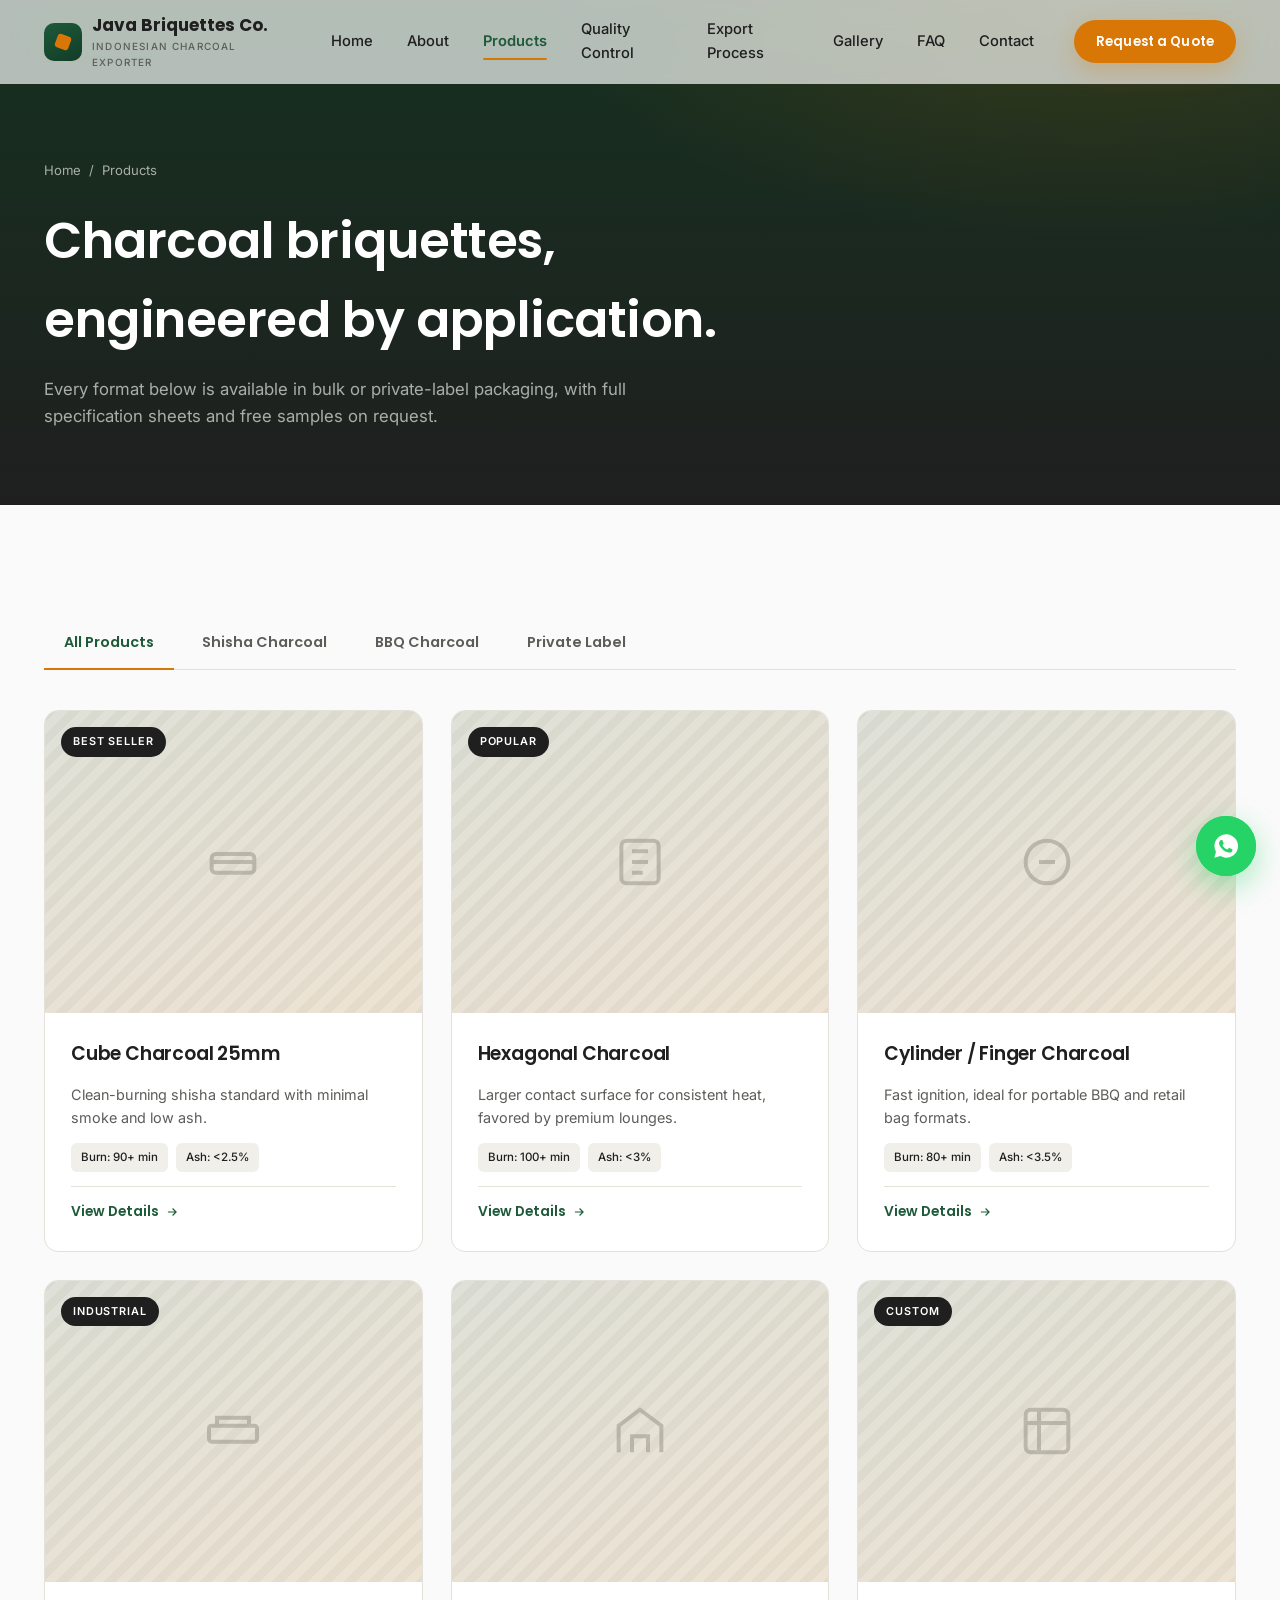
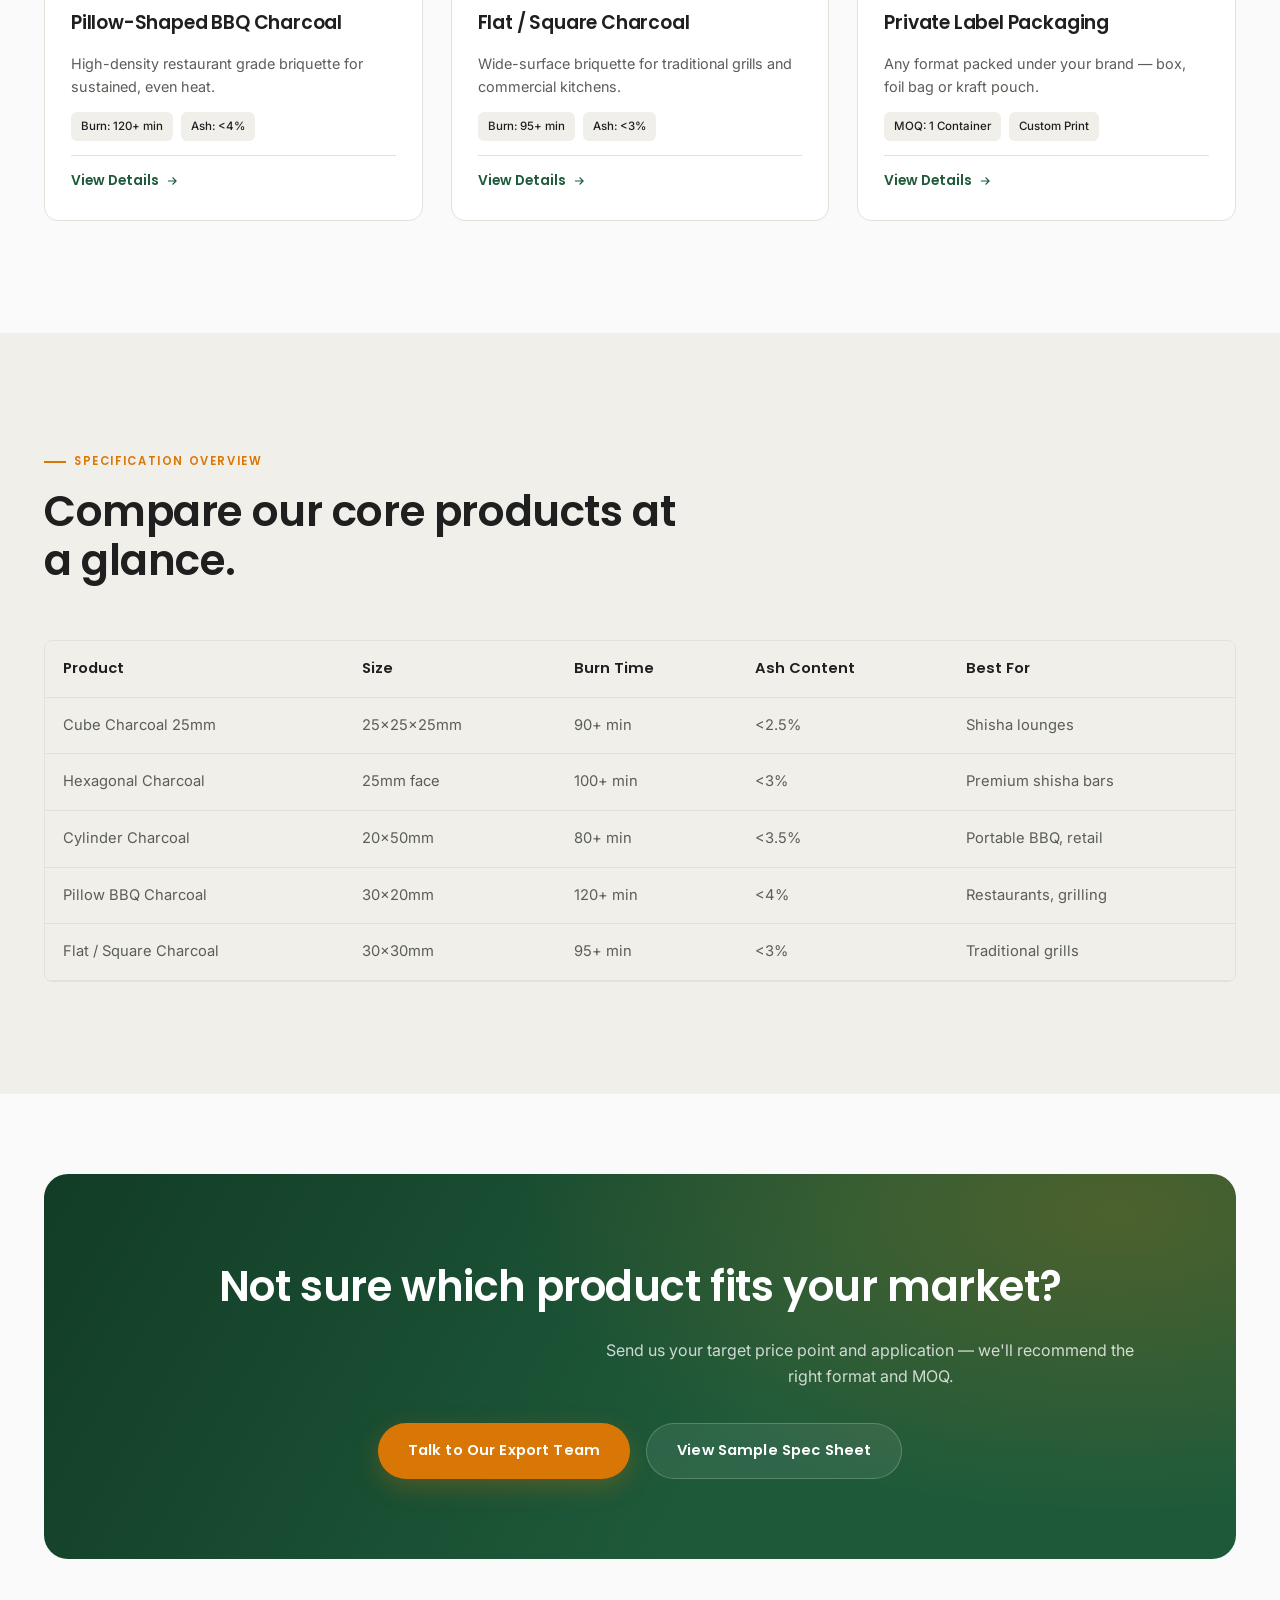
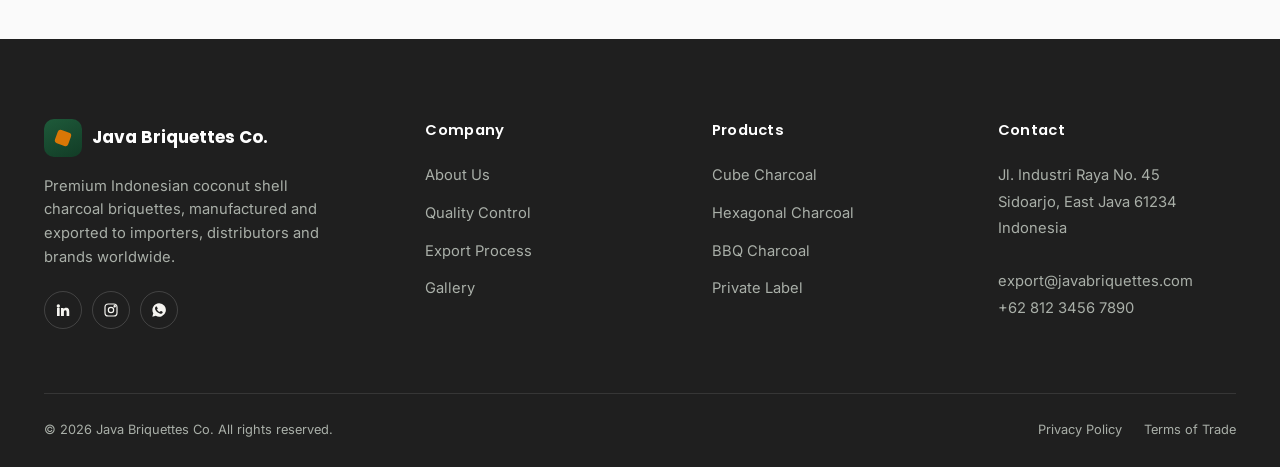
<file: products.html>
<!DOCTYPE html>
<html lang="en">
<head>
<meta charset="UTF-8">
<meta name="viewport" content="width=device-width, initial-scale=1.0">
<title>Products | Coconut Shell Charcoal Briquettes — Java Briquettes Co.</title>
<meta name="description" content="Browse our full range of coconut shell charcoal briquettes: cube, hexagonal, cylinder, pillow and flat shapes for shisha and BBQ brands. Custom private label available.">
<link rel="canonical" href="https://www.javabriquettes.com/products.html">
<meta name="theme-color" content="#1E5A3A">
<link rel="icon" href="assets/icons/favicon.svg" type="image/svg+xml">
<link rel="preconnect" href="https://fonts.googleapis.com">
<link rel="preconnect" href="https://fonts.gstatic.com" crossorigin>
<link href="https://fonts.googleapis.com/css2?family=Poppins:wght@500;600;700;800&family=Inter:wght@400;500;600;700&display=swap" rel="stylesheet">
<link rel="stylesheet" href="css/style.css">
</head>
<body>
<div class="page-loader" aria-hidden="true"><div class="mark"></div></div>
<a href="#main" class="skip-link">Skip to content</a>

<header class="nav" id="site-nav">
  <div class="nav__inner">
    <a href="index.html" class="brand" aria-label="Java Briquettes Co. home">
      <span class="brand__mark" aria-hidden="true"></span>
      <span class="brand__text">Java Briquettes Co.<small>Indonesian Charcoal Exporter</small></span>
    </a>
    <nav class="nav__links" aria-label="Primary">
      <a href="index.html">Home</a>
      <a href="about.html">About</a>
      <a href="products.html">Products</a>
      <a href="quality.html">Quality Control</a>
      <a href="export.html">Export Process</a>
      <a href="gallery.html">Gallery</a>
      <a href="faq.html">FAQ</a>
      <a href="contact.html">Contact</a>
    </nav>
    <div class="nav__actions">
      <a href="contact.html" class="btn btn-primary btn-sm">Request a Quote</a>
      <button class="nav__toggle" aria-label="Toggle menu" aria-expanded="false"><span></span></button>
    </div>
  </div>
</header>

<main id="main">
  <section class="page-header">
    <div class="container">
      <div class="breadcrumb"><a href="index.html">Home</a> / <span>Products</span></div>
      <h1>Charcoal briquettes, engineered by application.</h1>
      <p>Every format below is available in bulk or private-label packaging, with full specification sheets and free samples on request.</p>
    </div>
  </section>

  <section class="section" id="catalogue" data-tabs>
    <div class="container">
      <div class="tab-nav" role="tablist" aria-label="Product categories">
        <button class="is-active" data-tab="tab-all" role="tab" aria-selected="true">All Products</button>
        <button data-tab="tab-shisha" role="tab" aria-selected="false">Shisha Charcoal</button>
        <button data-tab="tab-bbq" role="tab" aria-selected="false">BBQ Charcoal</button>
        <button data-tab="tab-custom" role="tab" aria-selected="false">Private Label</button>
      </div>

      <div class="tab-panel is-active" id="tab-all">
        <div class="product-grid">
          <article class="product-card"><div class="product-card__media"><span class="product-card__tag">Best Seller</span><div class="ph" style="height:100%"><svg viewBox="0 0 24 24" fill="none" stroke="currentColor" stroke-width="1.5"><rect x="4" y="9" width="16" height="7" rx="1.5"/><path d="M4 12h16"/></svg></div></div><div class="product-card__body"><h3>Cube Charcoal 25mm</h3><p>Clean-burning shisha standard with minimal smoke and low ash.</p><div class="product-card__specs"><span>Burn: 90+ min</span><span>Ash: &lt;2.5%</span></div><div class="product-card__foot"><a href="product-detail.html">View Details <svg viewBox="0 0 24 24" fill="none" stroke="currentColor" stroke-width="2"><path d="M5 12h14M13 6l6 6-6 6"/></svg></a></div></div></article>

          <article class="product-card"><div class="product-card__media"><span class="product-card__tag">Popular</span><div class="ph" style="height:100%"><svg viewBox="0 0 24 24" fill="none" stroke="currentColor" stroke-width="1.5"><rect x="5" y="4" width="14" height="16" rx="2"/><path d="M9 8h6M9 12h6M9 16h4"/></svg></div></div><div class="product-card__body"><h3>Hexagonal Charcoal</h3><p>Larger contact surface for consistent heat, favored by premium lounges.</p><div class="product-card__specs"><span>Burn: 100+ min</span><span>Ash: &lt;3%</span></div><div class="product-card__foot"><a href="product-detail.html">View Details <svg viewBox="0 0 24 24" fill="none" stroke="currentColor" stroke-width="2"><path d="M5 12h14M13 6l6 6-6 6"/></svg></a></div></div></article>

          <article class="product-card"><div class="product-card__media"><div class="ph" style="height:100%"><svg viewBox="0 0 24 24" fill="none" stroke="currentColor" stroke-width="1.5"><circle cx="12" cy="12" r="8"/><path d="M9 12h6"/></svg></div></div><div class="product-card__body"><h3>Cylinder / Finger Charcoal</h3><p>Fast ignition, ideal for portable BBQ and retail bag formats.</p><div class="product-card__specs"><span>Burn: 80+ min</span><span>Ash: &lt;3.5%</span></div><div class="product-card__foot"><a href="product-detail.html">View Details <svg viewBox="0 0 24 24" fill="none" stroke="currentColor" stroke-width="2"><path d="M5 12h14M13 6l6 6-6 6"/></svg></a></div></div></article>

          <article class="product-card"><div class="product-card__media"><span class="product-card__tag">Industrial</span><div class="ph" style="height:100%"><svg viewBox="0 0 24 24" fill="none" stroke="currentColor" stroke-width="1.5"><rect x="3" y="10" width="18" height="6" rx="1"/><path d="M6 10V7h12v3"/></svg></div></div><div class="product-card__body"><h3>Pillow-Shaped BBQ Charcoal</h3><p>High-density restaurant grade briquette for sustained, even heat.</p><div class="product-card__specs"><span>Burn: 120+ min</span><span>Ash: &lt;4%</span></div><div class="product-card__foot"><a href="product-detail.html">View Details <svg viewBox="0 0 24 24" fill="none" stroke="currentColor" stroke-width="2"><path d="M5 12h14M13 6l6 6-6 6"/></svg></a></div></div></article>

          <article class="product-card"><div class="product-card__media"><div class="ph" style="height:100%"><svg viewBox="0 0 24 24" fill="none" stroke="currentColor" stroke-width="1.5"><path d="M4 20V10l8-6 8 6v10"/><path d="M9 20v-6h6v6"/></svg></div></div><div class="product-card__body"><h3>Flat / Square Charcoal</h3><p>Wide-surface briquette for traditional grills and commercial kitchens.</p><div class="product-card__specs"><span>Burn: 95+ min</span><span>Ash: &lt;3%</span></div><div class="product-card__foot"><a href="product-detail.html">View Details <svg viewBox="0 0 24 24" fill="none" stroke="currentColor" stroke-width="2"><path d="M5 12h14M13 6l6 6-6 6"/></svg></a></div></div></article>

          <article class="product-card"><div class="product-card__media"><span class="product-card__tag">Custom</span><div class="ph" style="height:100%"><svg viewBox="0 0 24 24" fill="none" stroke="currentColor" stroke-width="1.5"><rect x="4" y="4" width="16" height="16" rx="2"/><path d="M4 9h16M9 4v16"/></svg></div></div><div class="product-card__body"><h3>Private Label Packaging</h3><p>Any format packed under your brand — box, foil bag or kraft pouch.</p><div class="product-card__specs"><span>MOQ: 1 Container</span><span>Custom Print</span></div><div class="product-card__foot"><a href="product-detail.html">View Details <svg viewBox="0 0 24 24" fill="none" stroke="currentColor" stroke-width="2"><path d="M5 12h14M13 6l6 6-6 6"/></svg></a></div></div></article>
        </div>
      </div>

      <div class="tab-panel" id="tab-shisha">
        <div class="product-grid">
          <article class="product-card"><div class="product-card__media"><span class="product-card__tag">Best Seller</span><div class="ph" style="height:100%"><svg viewBox="0 0 24 24" fill="none" stroke="currentColor" stroke-width="1.5"><rect x="4" y="9" width="16" height="7" rx="1.5"/><path d="M4 12h16"/></svg></div></div><div class="product-card__body"><h3>Cube Charcoal 25mm</h3><p>Clean-burning shisha standard with minimal smoke and low ash.</p><div class="product-card__specs"><span>Burn: 90+ min</span><span>Ash: &lt;2.5%</span></div><div class="product-card__foot"><a href="product-detail.html">View Details <svg viewBox="0 0 24 24" fill="none" stroke="currentColor" stroke-width="2"><path d="M5 12h14M13 6l6 6-6 6"/></svg></a></div></div></article>
          <article class="product-card"><div class="product-card__media"><span class="product-card__tag">Popular</span><div class="ph" style="height:100%"><svg viewBox="0 0 24 24" fill="none" stroke="currentColor" stroke-width="1.5"><rect x="5" y="4" width="14" height="16" rx="2"/><path d="M9 8h6M9 12h6M9 16h4"/></svg></div></div><div class="product-card__body"><h3>Hexagonal Charcoal</h3><p>Larger contact surface for consistent heat, favored by premium lounges.</p><div class="product-card__specs"><span>Burn: 100+ min</span><span>Ash: &lt;3%</span></div><div class="product-card__foot"><a href="product-detail.html">View Details <svg viewBox="0 0 24 24" fill="none" stroke="currentColor" stroke-width="2"><path d="M5 12h14M13 6l6 6-6 6"/></svg></a></div></div></article>
          <article class="product-card"><div class="product-card__media"><div class="ph" style="height:100%"><svg viewBox="0 0 24 24" fill="none" stroke="currentColor" stroke-width="1.5"><circle cx="12" cy="12" r="8"/><path d="M9 12h6"/></svg></div></div><div class="product-card__body"><h3>Cylinder / Finger Charcoal</h3><p>Fast ignition, ideal for portable shisha sessions.</p><div class="product-card__specs"><span>Burn: 80+ min</span><span>Ash: &lt;3.5%</span></div><div class="product-card__foot"><a href="product-detail.html">View Details <svg viewBox="0 0 24 24" fill="none" stroke="currentColor" stroke-width="2"><path d="M5 12h14M13 6l6 6-6 6"/></svg></a></div></div></article>
        </div>
      </div>

      <div class="tab-panel" id="tab-bbq">
        <div class="product-grid">
          <article class="product-card"><div class="product-card__media"><span class="product-card__tag">Industrial</span><div class="ph" style="height:100%"><svg viewBox="0 0 24 24" fill="none" stroke="currentColor" stroke-width="1.5"><rect x="3" y="10" width="18" height="6" rx="1"/><path d="M6 10V7h12v3"/></svg></div></div><div class="product-card__body"><h3>Pillow-Shaped BBQ Charcoal</h3><p>High-density restaurant grade briquette for sustained, even heat.</p><div class="product-card__specs"><span>Burn: 120+ min</span><span>Ash: &lt;4%</span></div><div class="product-card__foot"><a href="product-detail.html">View Details <svg viewBox="0 0 24 24" fill="none" stroke="currentColor" stroke-width="2"><path d="M5 12h14M13 6l6 6-6 6"/></svg></a></div></div></article>
          <article class="product-card"><div class="product-card__media"><div class="ph" style="height:100%"><svg viewBox="0 0 24 24" fill="none" stroke="currentColor" stroke-width="1.5"><path d="M4 20V10l8-6 8 6v10"/><path d="M9 20v-6h6v6"/></svg></div></div><div class="product-card__body"><h3>Flat / Square Charcoal</h3><p>Wide-surface briquette for traditional grills and commercial kitchens.</p><div class="product-card__specs"><span>Burn: 95+ min</span><span>Ash: &lt;3%</span></div><div class="product-card__foot"><a href="product-detail.html">View Details <svg viewBox="0 0 24 24" fill="none" stroke="currentColor" stroke-width="2"><path d="M5 12h14M13 6l6 6-6 6"/></svg></a></div></div></article>
        </div>
      </div>

      <div class="tab-panel" id="tab-custom">
        <div class="product-grid">
          <article class="product-card"><div class="product-card__media"><span class="product-card__tag">Custom</span><div class="ph" style="height:100%"><svg viewBox="0 0 24 24" fill="none" stroke="currentColor" stroke-width="1.5"><rect x="4" y="4" width="16" height="16" rx="2"/><path d="M4 9h16M9 4v16"/></svg></div></div><div class="product-card__body"><h3>Private Label Packaging</h3><p>Any format packed under your brand — box, foil bag or kraft pouch.</p><div class="product-card__specs"><span>MOQ: 1 Container</span><span>Custom Print</span></div><div class="product-card__foot"><a href="product-detail.html">View Details <svg viewBox="0 0 24 24" fill="none" stroke="currentColor" stroke-width="2"><path d="M5 12h14M13 6l6 6-6 6"/></svg></a></div></div></article>
        </div>
      </div>
    </div>
  </section>

  <section class="section section--alt">
    <div class="container">
      <div class="section-head" data-reveal>
        <span class="eyebrow">Specification Overview</span>
        <h2>Compare our core products at a glance.</h2>
      </div>
      <div class="table-wrap" data-reveal>
        <table class="table-clean">
          <thead><tr><th>Product</th><th>Size</th><th>Burn Time</th><th>Ash Content</th><th>Best For</th></tr></thead>
          <tbody>
            <tr><td>Cube Charcoal 25mm</td><td>25×25×25mm</td><td>90+ min</td><td>&lt;2.5%</td><td>Shisha lounges</td></tr>
            <tr><td>Hexagonal Charcoal</td><td>25mm face</td><td>100+ min</td><td>&lt;3%</td><td>Premium shisha bars</td></tr>
            <tr><td>Cylinder Charcoal</td><td>20×50mm</td><td>80+ min</td><td>&lt;3.5%</td><td>Portable BBQ, retail</td></tr>
            <tr><td>Pillow BBQ Charcoal</td><td>30×20mm</td><td>120+ min</td><td>&lt;4%</td><td>Restaurants, grilling</td></tr>
            <tr><td>Flat / Square Charcoal</td><td>30×30mm</td><td>95+ min</td><td>&lt;3%</td><td>Traditional grills</td></tr>
          </tbody>
        </table>
      </div>
    </div>
  </section>

  <section class="section section--tight">
    <div class="container">
      <div class="cta" data-reveal>
        <h2>Not sure which product fits your market?</h2>
        <p>Send us your target price point and application — we'll recommend the right format and MOQ.</p>
        <div class="cta__actions">
          <a href="contact.html" class="btn btn-primary">Talk to Our Export Team</a>
          <a href="product-detail.html" class="btn btn-ghost-light">View Sample Spec Sheet</a>
        </div>
      </div>
    </div>
  </section>
</main>

<footer class="footer">
  <div class="container">
    <div class="footer__grid">
      <div class="footer__brand">
        <a href="index.html" class="brand"><span class="brand__mark" aria-hidden="true"></span><span class="brand__text">Java Briquettes Co.</span></a>
        <p>Premium Indonesian coconut shell charcoal briquettes, manufactured and exported to importers, distributors and brands worldwide.</p>
        <div class="footer__social">
          <a href="#" aria-label="LinkedIn"><svg viewBox="0 0 24 24" fill="currentColor"><path d="M4.98 3.5A2.5 2.5 0 1 1 5 8.5a2.5 2.5 0 0 1-.02-5zM3 9h4v12H3zM9 9h3.8v1.7h.05c.53-1 1.83-2 3.77-2 4.03 0 4.78 2.65 4.78 6.1V21h-4v-5.6c0-1.34-.02-3.06-1.87-3.06-1.87 0-2.16 1.46-2.16 2.97V21H9z"/></svg></a>
          <a href="#" aria-label="Instagram"><svg viewBox="0 0 24 24" fill="none" stroke="currentColor" stroke-width="1.8"><rect x="3" y="3" width="18" height="18" rx="5"/><circle cx="12" cy="12" r="4"/><circle cx="17.5" cy="6.5" r="1"/></svg></a>
          <a href="#" aria-label="WhatsApp"><svg viewBox="0 0 24 24" fill="currentColor"><path d="M12 2a10 10 0 0 0-8.6 15L2 22l5.2-1.4A10 10 0 1 0 12 2zm5.6 14.3c-.24.66-1.4 1.27-1.93 1.31-.5.05-1.03.2-3.49-.73-2.93-1.12-4.8-4.1-4.94-4.29-.14-.19-1.17-1.56-1.17-2.98s.75-2.12 1.02-2.41c.26-.28.57-.35.76-.35h.55c.18 0 .42-.07.65.5.24.58.83 2 .9 2.14.07.15.12.32.02.51-.1.19-.15.31-.3.48-.14.17-.3.37-.44.5-.14.14-.29.3-.13.58.16.28.72 1.2 1.55 1.94 1.06.95 1.96 1.24 2.24 1.38.28.14.44.12.6-.07.16-.19.68-.79.87-1.06.19-.28.37-.23.63-.14.26.1 1.65.78 1.94.92.28.14.47.21.54.33.07.12.07.68-.17 1.34z"/></svg></a>
        </div>
      </div>
      <div class="footer__col"><h4>Company</h4><ul><li><a href="about.html">About Us</a></li><li><a href="quality.html">Quality Control</a></li><li><a href="export.html">Export Process</a></li><li><a href="gallery.html">Gallery</a></li></ul></div>
      <div class="footer__col"><h4>Products</h4><ul><li><a href="products.html">Cube Charcoal</a></li><li><a href="products.html">Hexagonal Charcoal</a></li><li><a href="products.html">BBQ Charcoal</a></li><li><a href="product-detail.html">Private Label</a></li></ul></div>
      <div class="footer__col"><h4>Contact</h4><address>Jl. Industri Raya No. 45<br>Sidoarjo, East Java 61234<br>Indonesia<br><br>export@javabriquettes.com<br>+62 812 3456 7890</address></div>
    </div>
    <div class="footer__bottom">
      <p>&copy; <span data-year>2024</span> Java Briquettes Co. All rights reserved.</p>
      <div class="legal"><a href="#">Privacy Policy</a><a href="#">Terms of Trade</a></div>
    </div>
  </div>
</footer>

<a href="https://wa.me/6281234567890" class="wa-float" target="_blank" rel="noopener" aria-label="Chat with us on WhatsApp">
  <span class="wa-tooltip">Chat with our export team</span>
  <svg viewBox="0 0 24 24" fill="currentColor"><path d="M12 2a10 10 0 0 0-8.6 15L2 22l5.2-1.4A10 10 0 1 0 12 2zm5.6 14.3c-.24.66-1.4 1.27-1.93 1.31-.5.05-1.03.2-3.49-.73-2.93-1.12-4.8-4.1-4.94-4.29-.14-.19-1.17-1.56-1.17-2.98s.75-2.12 1.02-2.41c.26-.28.57-.35.76-.35h.55c.18 0 .42-.07.65.5.24.58.83 2 .9 2.14.07.15.12.32.02.51-.1.19-.15.31-.3.48-.14.17-.3.37-.44.5-.14.14-.29.3-.13.58.16.28.72 1.2 1.55 1.94 1.06.95 1.96 1.24 2.24 1.38.28.14.44.12.6-.07.16-.19.68-.79.87-1.06.19-.28.37-.23.63-.14.26.1 1.65.78 1.94.92.28.14.47.21.54.33.07.12.07.68-.17 1.34z"/></svg>
</a>

<script src="js/main.js" defer></script>
</body>
</html>
</file>
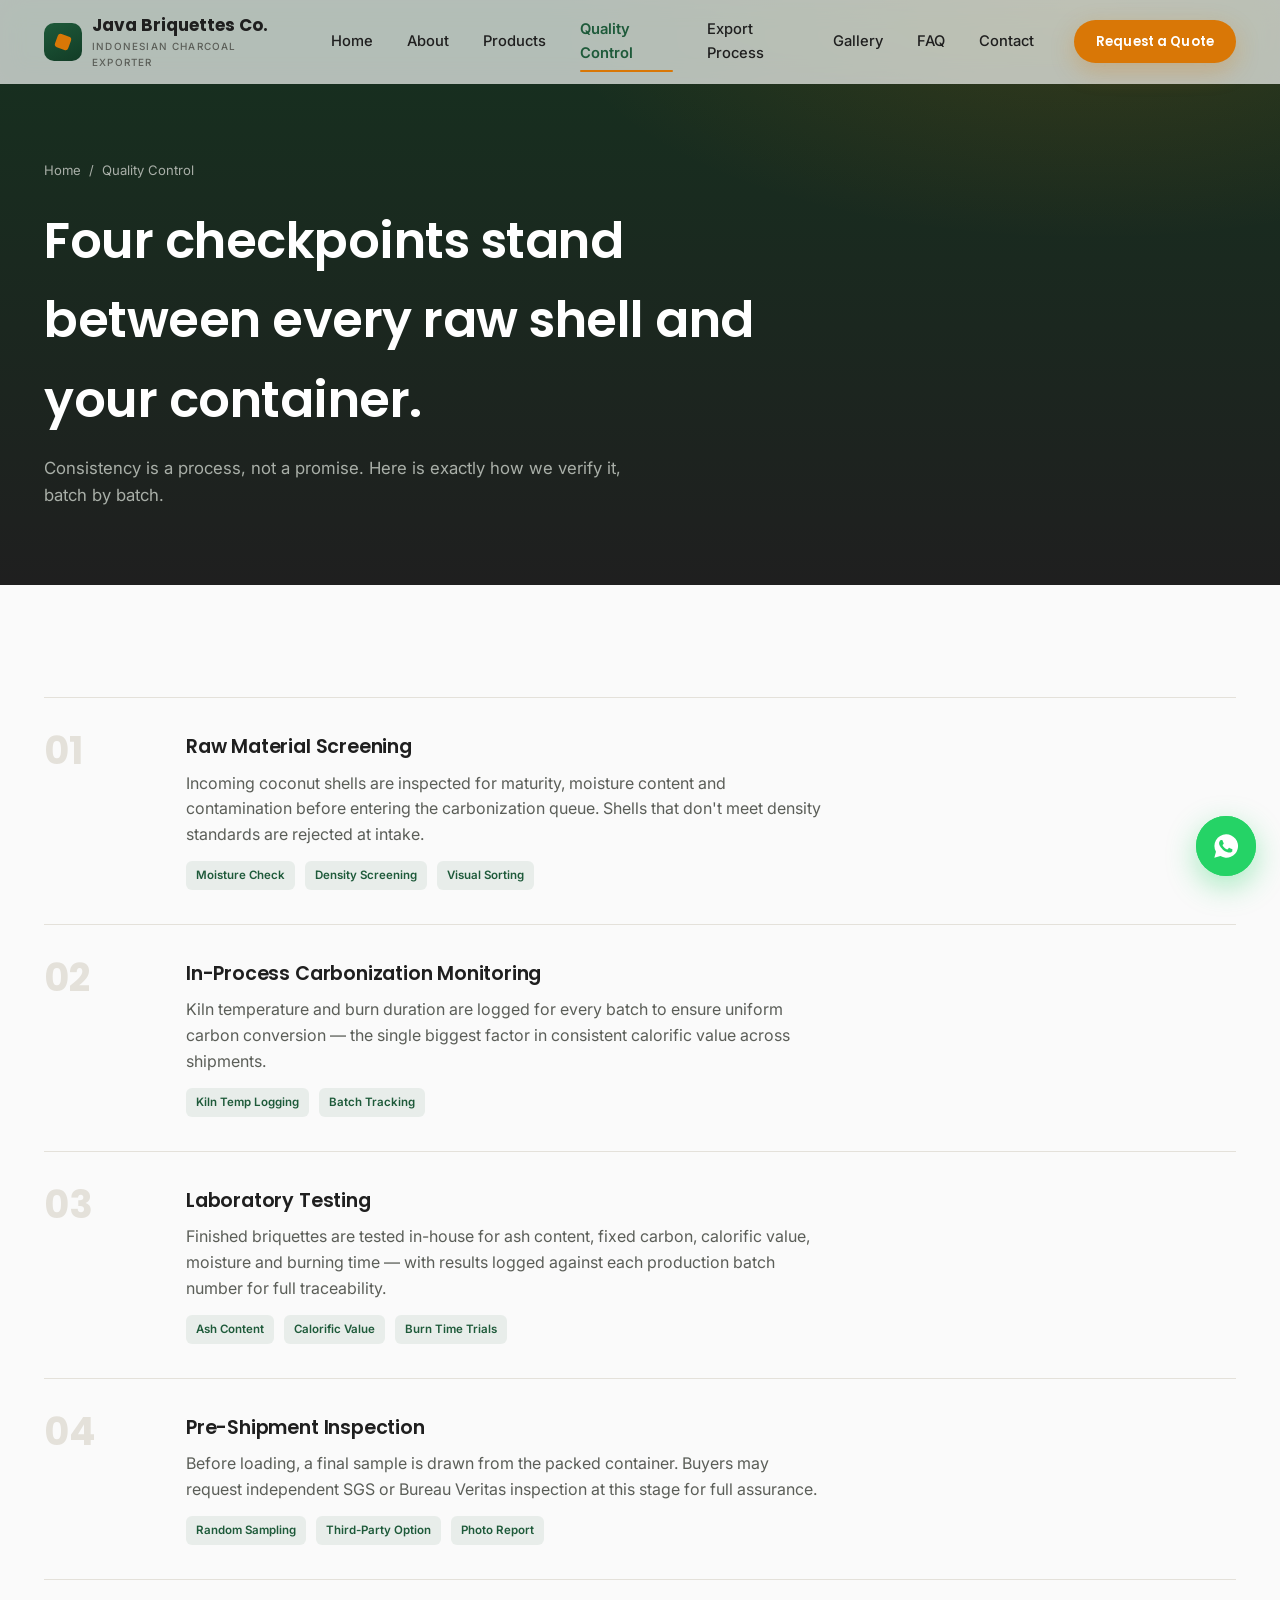
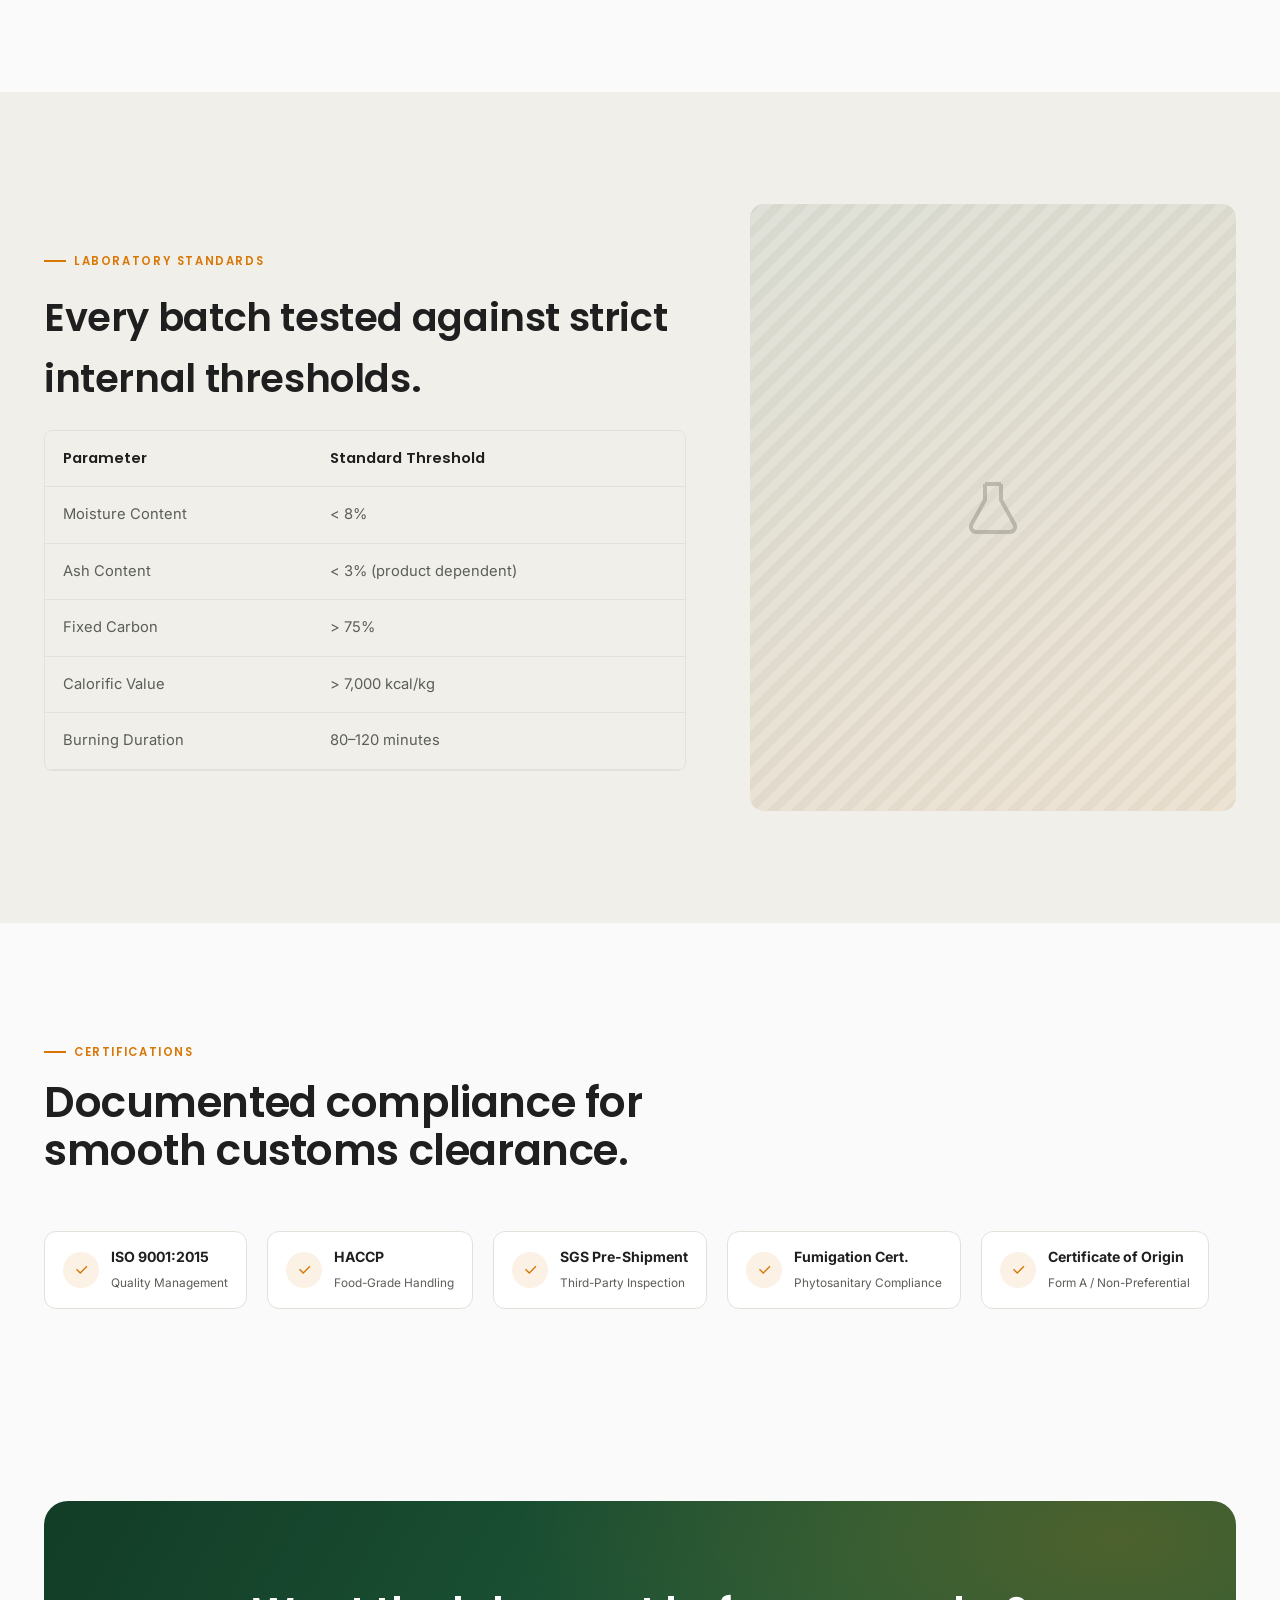
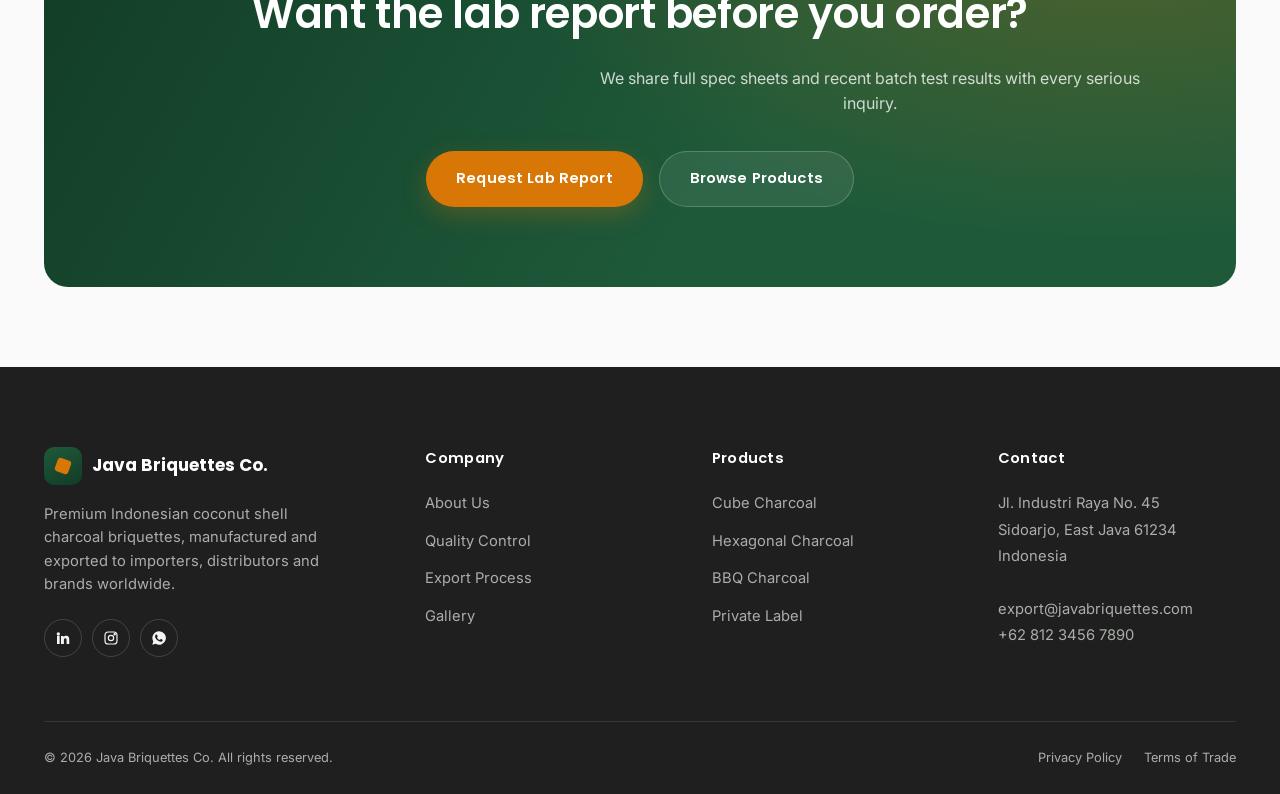
<file: quality.html>
<!DOCTYPE html>
<html lang="en">
<head>
<meta charset="UTF-8">
<meta name="viewport" content="width=device-width, initial-scale=1.0">
<title>Quality Control | Java Briquettes Co. — Indonesian Charcoal Exporter</title>
<meta name="description" content="Discover the four-stage quality control process behind every Java Briquettes Co. shipment — from raw material screening to third-party pre-shipment inspection.">
<link rel="canonical" href="https://www.javabriquettes.com/quality.html">
<meta name="theme-color" content="#1E5A3A">
<link rel="icon" href="assets/icons/favicon.svg" type="image/svg+xml">
<link rel="preconnect" href="https://fonts.googleapis.com">
<link rel="preconnect" href="https://fonts.gstatic.com" crossorigin>
<link href="https://fonts.googleapis.com/css2?family=Poppins:wght@500;600;700;800&family=Inter:wght@400;500;600;700&display=swap" rel="stylesheet">
<link rel="stylesheet" href="css/style.css">
</head>
<body>
<div class="page-loader" aria-hidden="true"><div class="mark"></div></div>
<a href="#main" class="skip-link">Skip to content</a>

<header class="nav" id="site-nav">
  <div class="nav__inner">
    <a href="index.html" class="brand" aria-label="Java Briquettes Co. home">
      <span class="brand__mark" aria-hidden="true"></span>
      <span class="brand__text">Java Briquettes Co.<small>Indonesian Charcoal Exporter</small></span>
    </a>
    <nav class="nav__links" aria-label="Primary">
      <a href="index.html">Home</a>
      <a href="about.html">About</a>
      <a href="products.html">Products</a>
      <a href="quality.html">Quality Control</a>
      <a href="export.html">Export Process</a>
      <a href="gallery.html">Gallery</a>
      <a href="faq.html">FAQ</a>
      <a href="contact.html">Contact</a>
    </nav>
    <div class="nav__actions">
      <a href="contact.html" class="btn btn-primary btn-sm">Request a Quote</a>
      <button class="nav__toggle" aria-label="Toggle menu" aria-expanded="false"><span></span></button>
    </div>
  </div>
</header>

<main id="main">
  <section class="page-header">
    <div class="container">
      <div class="breadcrumb"><a href="index.html">Home</a> / <span>Quality Control</span></div>
      <h1>Four checkpoints stand between every raw shell and your container.</h1>
      <p>Consistency is a process, not a promise. Here is exactly how we verify it, batch by batch.</p>
    </div>
  </section>

  <section class="section">
    <div class="container">
      <div class="qc-list">
        <div class="qc-step" data-reveal>
          <span class="qc-step__num">01</span>
          <div>
            <h3>Raw Material Screening</h3>
            <p>Incoming coconut shells are inspected for maturity, moisture content and contamination before entering the carbonization queue. Shells that don't meet density standards are rejected at intake.</p>
            <div class="qc-step__meta"><span>Moisture Check</span><span>Density Screening</span><span>Visual Sorting</span></div>
          </div>
        </div>
        <div class="qc-step" data-reveal>
          <span class="qc-step__num">02</span>
          <div>
            <h3>In-Process Carbonization Monitoring</h3>
            <p>Kiln temperature and burn duration are logged for every batch to ensure uniform carbon conversion — the single biggest factor in consistent calorific value across shipments.</p>
            <div class="qc-step__meta"><span>Kiln Temp Logging</span><span>Batch Tracking</span></div>
          </div>
        </div>
        <div class="qc-step" data-reveal>
          <span class="qc-step__num">03</span>
          <div>
            <h3>Laboratory Testing</h3>
            <p>Finished briquettes are tested in-house for ash content, fixed carbon, calorific value, moisture and burning time — with results logged against each production batch number for full traceability.</p>
            <div class="qc-step__meta"><span>Ash Content</span><span>Calorific Value</span><span>Burn Time Trials</span></div>
          </div>
        </div>
        <div class="qc-step" data-reveal>
          <span class="qc-step__num">04</span>
          <div>
            <h3>Pre-Shipment Inspection</h3>
            <p>Before loading, a final sample is drawn from the packed container. Buyers may request independent SGS or Bureau Veritas inspection at this stage for full assurance.</p>
            <div class="qc-step__meta"><span>Random Sampling</span><span>Third-Party Option</span><span>Photo Report</span></div>
          </div>
        </div>
      </div>
    </div>
  </section>

  <section class="section section--alt">
    <div class="container two-col reverse">
      <div class="two-col__media" data-reveal>
        <div class="ph" style="aspect-ratio:4/5;border-radius:var(--radius-lg)"><svg viewBox="0 0 24 24" fill="none" stroke="currentColor" stroke-width="1.5"><path d="M9 3v6l-5 9a2 2 0 0 0 2 3h12a2 2 0 0 0 2-3l-5-9V3M9 3h6"/></svg></div>
      </div>
      <div data-reveal>
        <span class="eyebrow">Laboratory Standards</span>
        <h2 style="font-size:clamp(1.8rem,3.2vw,2.4rem);margin-bottom:20px">Every batch tested against strict internal thresholds.</h2>
        <div class="table-wrap">
          <table class="table-clean">
            <thead><tr><th>Parameter</th><th>Standard Threshold</th></tr></thead>
            <tbody>
              <tr><td>Moisture Content</td><td>&lt; 8%</td></tr>
              <tr><td>Ash Content</td><td>&lt; 3% (product dependent)</td></tr>
              <tr><td>Fixed Carbon</td><td>&gt; 75%</td></tr>
              <tr><td>Calorific Value</td><td>&gt; 7,000 kcal/kg</td></tr>
              <tr><td>Burning Duration</td><td>80–120 minutes</td></tr>
            </tbody>
          </table>
        </div>
      </div>
    </div>
  </section>

  <section class="section">
    <div class="container">
      <div class="section-head" data-reveal>
        <span class="eyebrow">Certifications</span>
        <h2>Documented compliance for smooth customs clearance.</h2>
      </div>
      <div class="cert-row" data-reveal>
        <div class="cert-badge"><span class="ic"><svg viewBox="0 0 24 24" fill="none" stroke="currentColor" stroke-width="1.8" width="18" height="18"><path d="M20 7l-9 9-5-5"/></svg></span><div><strong>ISO 9001:2015</strong><span>Quality Management</span></div></div>
        <div class="cert-badge"><span class="ic"><svg viewBox="0 0 24 24" fill="none" stroke="currentColor" stroke-width="1.8" width="18" height="18"><path d="M20 7l-9 9-5-5"/></svg></span><div><strong>HACCP</strong><span>Food-Grade Handling</span></div></div>
        <div class="cert-badge"><span class="ic"><svg viewBox="0 0 24 24" fill="none" stroke="currentColor" stroke-width="1.8" width="18" height="18"><path d="M20 7l-9 9-5-5"/></svg></span><div><strong>SGS Pre-Shipment</strong><span>Third-Party Inspection</span></div></div>
        <div class="cert-badge"><span class="ic"><svg viewBox="0 0 24 24" fill="none" stroke="currentColor" stroke-width="1.8" width="18" height="18"><path d="M20 7l-9 9-5-5"/></svg></span><div><strong>Fumigation Cert.</strong><span>Phytosanitary Compliance</span></div></div>
        <div class="cert-badge"><span class="ic"><svg viewBox="0 0 24 24" fill="none" stroke="currentColor" stroke-width="1.8" width="18" height="18"><path d="M20 7l-9 9-5-5"/></svg></span><div><strong>Certificate of Origin</strong><span>Form A / Non-Preferential</span></div></div>
      </div>
    </div>
  </section>

  <section class="section section--tight">
    <div class="container">
      <div class="cta" data-reveal>
        <h2>Want the lab report before you order?</h2>
        <p>We share full spec sheets and recent batch test results with every serious inquiry.</p>
        <div class="cta__actions">
          <a href="contact.html" class="btn btn-primary">Request Lab Report</a>
          <a href="products.html" class="btn btn-ghost-light">Browse Products</a>
        </div>
      </div>
    </div>
  </section>
</main>

<footer class="footer">
  <div class="container">
    <div class="footer__grid">
      <div class="footer__brand">
        <a href="index.html" class="brand"><span class="brand__mark" aria-hidden="true"></span><span class="brand__text">Java Briquettes Co.</span></a>
        <p>Premium Indonesian coconut shell charcoal briquettes, manufactured and exported to importers, distributors and brands worldwide.</p>
        <div class="footer__social">
          <a href="#" aria-label="LinkedIn"><svg viewBox="0 0 24 24" fill="currentColor"><path d="M4.98 3.5A2.5 2.5 0 1 1 5 8.5a2.5 2.5 0 0 1-.02-5zM3 9h4v12H3zM9 9h3.8v1.7h.05c.53-1 1.83-2 3.77-2 4.03 0 4.78 2.65 4.78 6.1V21h-4v-5.6c0-1.34-.02-3.06-1.87-3.06-1.87 0-2.16 1.46-2.16 2.97V21H9z"/></svg></a>
          <a href="#" aria-label="Instagram"><svg viewBox="0 0 24 24" fill="none" stroke="currentColor" stroke-width="1.8"><rect x="3" y="3" width="18" height="18" rx="5"/><circle cx="12" cy="12" r="4"/><circle cx="17.5" cy="6.5" r="1"/></svg></a>
          <a href="#" aria-label="WhatsApp"><svg viewBox="0 0 24 24" fill="currentColor"><path d="M12 2a10 10 0 0 0-8.6 15L2 22l5.2-1.4A10 10 0 1 0 12 2zm5.6 14.3c-.24.66-1.4 1.27-1.93 1.31-.5.05-1.03.2-3.49-.73-2.93-1.12-4.8-4.1-4.94-4.29-.14-.19-1.17-1.56-1.17-2.98s.75-2.12 1.02-2.41c.26-.28.57-.35.76-.35h.55c.18 0 .42-.07.65.5.24.58.83 2 .9 2.14.07.15.12.32.02.51-.1.19-.15.31-.3.48-.14.17-.3.37-.44.5-.14.14-.29.3-.13.58.16.28.72 1.2 1.55 1.94 1.06.95 1.96 1.24 2.24 1.38.28.14.44.12.6-.07.16-.19.68-.79.87-1.06.19-.28.37-.23.63-.14.26.1 1.65.78 1.94.92.28.14.47.21.54.33.07.12.07.68-.17 1.34z"/></svg></a>
        </div>
      </div>
      <div class="footer__col"><h4>Company</h4><ul><li><a href="about.html">About Us</a></li><li><a href="quality.html">Quality Control</a></li><li><a href="export.html">Export Process</a></li><li><a href="gallery.html">Gallery</a></li></ul></div>
      <div class="footer__col"><h4>Products</h4><ul><li><a href="products.html">Cube Charcoal</a></li><li><a href="products.html">Hexagonal Charcoal</a></li><li><a href="products.html">BBQ Charcoal</a></li><li><a href="product-detail.html">Private Label</a></li></ul></div>
      <div class="footer__col"><h4>Contact</h4><address>Jl. Industri Raya No. 45<br>Sidoarjo, East Java 61234<br>Indonesia<br><br>export@javabriquettes.com<br>+62 812 3456 7890</address></div>
    </div>
    <div class="footer__bottom">
      <p>&copy; <span data-year>2024</span> Java Briquettes Co. All rights reserved.</p>
      <div class="legal"><a href="#">Privacy Policy</a><a href="#">Terms of Trade</a></div>
    </div>
  </div>
</footer>

<a href="https://wa.me/6281234567890" class="wa-float" target="_blank" rel="noopener" aria-label="Chat with us on WhatsApp">
  <span class="wa-tooltip">Chat with our export team</span>
  <svg viewBox="0 0 24 24" fill="currentColor"><path d="M12 2a10 10 0 0 0-8.6 15L2 22l5.2-1.4A10 10 0 1 0 12 2zm5.6 14.3c-.24.66-1.4 1.27-1.93 1.31-.5.05-1.03.2-3.49-.73-2.93-1.12-4.8-4.1-4.94-4.29-.14-.19-1.17-1.56-1.17-2.98s.75-2.12 1.02-2.41c.26-.28.57-.35.76-.35h.55c.18 0 .42-.07.65.5.24.58.83 2 .9 2.14.07.15.12.32.02.51-.1.19-.15.31-.3.48-.14.17-.3.37-.44.5-.14.14-.29.3-.13.58.16.28.72 1.2 1.55 1.94 1.06.95 1.96 1.24 2.24 1.38.28.14.44.12.6-.07.16-.19.68-.79.87-1.06.19-.28.37-.23.63-.14.26.1 1.65.78 1.94.92.28.14.47.21.54.33.07.12.07.68-.17 1.34z"/></svg>
</a>

<script src="js/main.js" defer></script>
</body>
</html>
</file>
<file: css/style.css>
/* ==========================================================================
   Java Briquettes Co. — Design System
   Modern Industrial Premium
   ========================================================================== */

:root{
  /* Brand */
  --color-primary: #1E5A3A;
  --color-primary-light: #2B7A4E;
  --color-primary-dark: #123C26;
  --color-secondary: #1F1F1F;
  --color-accent: #D97706;
  --color-accent-light: #F59E0B;
  --color-bg: #FAFAFA;
  --color-bg-alt: #F1EFEA;
  --color-white: #FFFFFF;
  --color-border: #E4E1DA;
  --color-text: #1F1F1F;
  --color-text-muted: #5B5E58;
  --color-text-on-dark: #F5F4F0;
  --color-text-on-dark-muted: #A9AFA8;

  /* Type */
  --font-display: 'Poppins', sans-serif;
  --font-body: 'Inter', sans-serif;

  /* Layout */
  --container-w: 1240px;
  --radius-sm: 4px;
  --radius-md: 8px;
  --radius-lg: 14px;
  --nav-h: 84px;

  /* Motion */
  --ease: cubic-bezier(.22,.61,.36,1);
  --dur-fast: .22s;
  --dur-med: .45s;
  --dur-slow: .8s;

  /* Shadow */
  --shadow-sm: 0 2px 10px rgba(20,20,20,.06);
  --shadow-md: 0 10px 30px rgba(20,20,20,.08);
  --shadow-lg: 0 24px 60px rgba(20,20,20,.14);
}

/* ---------- Reset ---------- */
*,*::before,*::after{box-sizing:border-box;margin:0;padding:0}
html{scroll-behavior:smooth;-webkit-text-size-adjust:100%}
body{
  font-family:var(--font-body);
  color:var(--color-text);
  background:var(--color-bg);
  line-height:1.6;
  font-size:16px;
  overflow-x:hidden;
  -webkit-font-smoothing:antialiased;
}
img{max-width:100%;display:block}
a{color:inherit;text-decoration:none}
ul{list-style:none}
button{font:inherit;cursor:pointer;border:none;background:none;color:inherit}
input,textarea,select{font:inherit;color:inherit}
h1,h2,h3,h4{font-family:var(--font-display);font-weight:600;letter-spacing:-.01em;color:var(--color-secondary)}
:focus-visible{outline:3px solid var(--color-accent);outline-offset:3px}

@media (prefers-reduced-motion: reduce){
  *,*::before,*::after{animation-duration:.001ms !important;animation-iteration-count:1 !important;transition-duration:.001ms !important;scroll-behavior:auto !important}
}

/* ---------- Utility ---------- */
.container{max-width:var(--container-w);margin-inline:auto;padding-inline:24px}
.section{padding:112px 0}
.section--tight{padding:80px 0}
.section--dark{background:var(--color-secondary);color:var(--color-text-on-dark)}
.section--dark h2, .section--dark h3{color:var(--color-white)}
.section--alt{background:var(--color-bg-alt)}
.visually-hidden{position:absolute;width:1px;height:1px;overflow:hidden;clip:rect(0 0 0 0);white-space:nowrap}
.skip-link{position:absolute;left:-999px;top:0;background:var(--color-accent);color:#fff;padding:12px 20px;z-index:9999;border-radius:0 0 8px 0}
.skip-link:focus{left:0}

.eyebrow{
  display:inline-flex;align-items:center;gap:8px;
  font-family:var(--font-display);font-size:.72rem;font-weight:600;
  letter-spacing:.14em;text-transform:uppercase;color:var(--color-accent);
  margin-bottom:16px;
}
.eyebrow::before{content:"";width:22px;height:2px;background:var(--color-accent);display:inline-block}

.section-head{max-width:640px;margin-bottom:56px}
.section-head.center{margin-inline:auto;text-align:center}
.section-head h2{font-size:clamp(1.9rem,3.4vw,2.65rem);line-height:1.15;margin-bottom:16px}
.section-head p{color:var(--color-text-muted);font-size:1.05rem}
.section--dark .section-head p{color:var(--color-text-on-dark-muted)}

.btn{
  display:inline-flex;align-items:center;justify-content:center;gap:10px;
  padding:15px 30px;border-radius:999px;font-family:var(--font-display);
  font-weight:600;font-size:.92rem;letter-spacing:.01em;
  transition:transform var(--dur-fast) var(--ease), box-shadow var(--dur-fast) var(--ease), background var(--dur-fast) var(--ease), color var(--dur-fast) var(--ease), border-color var(--dur-fast) var(--ease);
  white-space:nowrap;
}
.btn-primary{background:var(--color-accent);color:#fff;box-shadow:0 8px 24px rgba(217,119,6,.28)}
.btn-primary:hover{background:var(--color-accent-light);transform:translateY(-2px);box-shadow:0 12px 30px rgba(217,119,6,.36)}
.btn-outline{background:transparent;color:var(--color-secondary);border:1.5px solid var(--color-border)}
.btn-outline:hover{border-color:var(--color-secondary);transform:translateY(-2px)}
.section--dark .btn-outline{color:#fff;border-color:rgba(255,255,255,.25)}
.section--dark .btn-outline:hover{border-color:#fff}
.btn-ghost-light{background:rgba(255,255,255,.08);color:#fff;border:1px solid rgba(255,255,255,.2)}
.btn-ghost-light:hover{background:rgba(255,255,255,.16);transform:translateY(-2px)}
.btn-sm{padding:11px 22px;font-size:.82rem}
.btn svg{width:16px;height:16px}

/* ---------- Navigation ---------- */
.nav{
  position:fixed;top:0;left:0;right:0;z-index:1000;
  height:var(--nav-h);display:flex;align-items:center;
  background:rgba(250,250,250,.7);
  backdrop-filter:blur(14px) saturate(140%);
  -webkit-backdrop-filter:blur(14px) saturate(140%);
  border-bottom:1px solid transparent;
  transition:background var(--dur-med) var(--ease), border-color var(--dur-med) var(--ease), box-shadow var(--dur-med) var(--ease), height var(--dur-med) var(--ease);
}
.nav.is-scrolled{
  background:rgba(250,250,250,.92);
  border-bottom-color:var(--color-border);
  box-shadow:0 4px 24px rgba(20,20,20,.05);
  height:70px;
}
.nav__inner{width:100%;max-width:var(--container-w);margin-inline:auto;padding-inline:24px;display:flex;align-items:center;justify-content:space-between;gap:24px}
.brand{display:flex;align-items:center;gap:10px;font-family:var(--font-display);font-weight:700;font-size:1.06rem;color:var(--color-secondary)}
.brand__mark{width:38px;height:38px;border-radius:10px;background:linear-gradient(155deg,var(--color-primary),var(--color-primary-dark));display:flex;align-items:center;justify-content:center;flex-shrink:0;position:relative;overflow:hidden}
.brand__mark::after{content:"";position:absolute;width:14px;height:14px;background:var(--color-accent);border-radius:3px;transform:rotate(20deg)}
.brand__text small{display:block;font-family:var(--font-body);font-weight:500;font-size:.62rem;letter-spacing:.12em;text-transform:uppercase;color:var(--color-text-muted)}

.nav__links{display:flex;align-items:center;gap:2px}
.nav__links a{
  padding:10px 16px;font-size:.92rem;font-weight:500;color:var(--color-text);
  border-radius:999px;transition:background var(--dur-fast) var(--ease), color var(--dur-fast) var(--ease);
  position:relative;
}
.nav__links a:hover{background:rgba(30,90,58,.08);color:var(--color-primary)}
.nav__links a.is-active{color:var(--color-primary);font-weight:600}
.nav__links a.is-active::after{content:"";position:absolute;left:16px;right:16px;bottom:3px;height:2px;background:var(--color-accent);border-radius:2px}

.nav__actions{display:flex;align-items:center;gap:14px}
.nav__phone{display:none}
.nav__toggle{display:none;width:42px;height:42px;border-radius:10px;align-items:center;justify-content:center;background:rgba(31,31,31,.06)}
.nav__toggle span{display:block;width:18px;height:2px;background:var(--color-secondary);position:relative;transition:background var(--dur-fast)}
.nav__toggle span::before,.nav__toggle span::after{content:"";position:absolute;left:0;width:18px;height:2px;background:var(--color-secondary);transition:transform var(--dur-fast) var(--ease),top var(--dur-fast) var(--ease)}
.nav__toggle span::before{top:-6px}
.nav__toggle span::after{top:6px}
.nav.is-open .nav__toggle span{background:transparent}
.nav.is-open .nav__toggle span::before{top:0;transform:rotate(45deg)}
.nav.is-open .nav__toggle span::after{top:0;transform:rotate(-45deg)}

@media (max-width:980px){
  .nav__links{
    position:fixed;top:var(--nav-h);left:0;right:0;bottom:0;
    background:var(--color-bg);flex-direction:column;align-items:stretch;
    padding:20px 24px;gap:4px;transform:translateY(-8px);opacity:0;
    pointer-events:none;transition:opacity var(--dur-fast) var(--ease), transform var(--dur-fast) var(--ease);
    overflow-y:auto;
  }
  .nav.is-open .nav__links{opacity:1;transform:translateY(0);pointer-events:auto}
  .nav__links a{padding:16px 6px;border-bottom:1px solid var(--color-border);border-radius:0;font-size:1.05rem}
  .nav__toggle{display:flex}
  .nav__actions .btn-sm{display:none}
}

/* ---------- Hero ---------- */
.hero{
  position:relative;min-height:100vh;display:flex;align-items:center;
  padding-top:var(--nav-h);overflow:hidden;
  background:
    radial-gradient(1200px 600px at 82% -10%, rgba(217,119,6,.12), transparent 60%),
    linear-gradient(180deg,#12241a 0%, #16311f 45%, var(--color-secondary) 100%);
  color:#fff;
}
.hero__grain{position:absolute;inset:0;opacity:.05;pointer-events:none;
  background-image:url("data:image/svg+xml,%3Csvg xmlns='http://www.w3.org/2000/svg' width='140' height='140'%3E%3Cfilter id='n'%3E%3CfeTurbulence type='fractalNoise' baseFrequency='0.9' numOctaves='2' stitchTiles='stitch'/%3E%3C/filter%3E%3Crect width='100%25' height='100%25' filter='url(%23n)'/%3E%3C/svg%3E");
}
.hero__embers{position:absolute;inset:0;pointer-events:none;overflow:hidden}
.ember{position:absolute;bottom:-10%;width:6px;height:6px;border-radius:50%;background:var(--color-accent-light);box-shadow:0 0 12px 3px rgba(245,158,11,.7);opacity:0;animation:rise 9s linear infinite}
@keyframes rise{
  0%{transform:translateY(0) translateX(0);opacity:0}
  8%{opacity:.85}
  90%{opacity:.35}
  100%{transform:translateY(-115vh) translateX(var(--drift,30px));opacity:0}
}
.hero__inner{position:relative;z-index:2;width:100%;padding:80px 0 60px}
.hero__grid{display:grid;grid-template-columns:1.1fr .9fr;gap:56px;align-items:center}
.hero__badge{
  display:inline-flex;align-items:center;gap:10px;padding:8px 16px 8px 8px;
  border:1px solid rgba(255,255,255,.16);border-radius:999px;background:rgba(255,255,255,.05);
  font-size:.8rem;font-weight:500;margin-bottom:28px;
}
.hero__badge img,.hero__badge span.flag{width:22px;height:22px;border-radius:50%;display:inline-block;background:linear-gradient(180deg,#d1373a 50%,#fff 50%);flex-shrink:0}
.hero h1{
  font-size:clamp(2.5rem,5vw,4.1rem);line-height:1.05;color:#fff;
  letter-spacing:-.02em;margin-bottom:26px;
}
.hero h1 em{font-style:normal;color:var(--color-accent-light)}
.hero p.lead{font-size:1.15rem;color:var(--color-text-on-dark-muted);max-width:520px;margin-bottom:38px}
.hero__cta{display:flex;flex-wrap:wrap;gap:16px;margin-bottom:56px}
.hero__stats{display:flex;gap:40px;flex-wrap:wrap}
.hero__stats div strong{display:block;font-family:var(--font-display);font-size:1.9rem;color:#fff;font-weight:700}
.hero__stats div span{font-size:.82rem;color:var(--color-text-on-dark-muted)}

.hero__visual{position:relative}
.hero__card{
  position:relative;border-radius:var(--radius-lg);overflow:hidden;
  aspect-ratio:4/5;background:linear-gradient(155deg,#2a4c37,#0e1d14);
  border:1px solid rgba(255,255,255,.1);box-shadow:var(--shadow-lg);
}
.hero__card .ph-fill{position:absolute;inset:0}
.hero__float{
  position:absolute;bottom:-24px;left:-24px;background:#fff;color:var(--color-secondary);
  border-radius:var(--radius-md);padding:18px 20px;box-shadow:var(--shadow-lg);
  display:flex;align-items:center;gap:14px;max-width:260px;animation:floaty 5s ease-in-out infinite;
}
.hero__float .dot{width:44px;height:44px;border-radius:10px;background:rgba(30,90,58,.1);display:flex;align-items:center;justify-content:center;flex-shrink:0;color:var(--color-primary)}
.hero__float strong{display:block;font-family:var(--font-display);font-size:.95rem}
.hero__float span{font-size:.78rem;color:var(--color-text-muted)}
@keyframes floaty{0%,100%{transform:translateY(0)}50%{transform:translateY(-10px)}}

.hero__scroll{position:absolute;left:50%;bottom:28px;transform:translateX(-50%);display:flex;flex-direction:column;align-items:center;gap:8px;color:var(--color-text-on-dark-muted);font-size:.72rem;letter-spacing:.1em;text-transform:uppercase;z-index:2}
.hero__scroll .line{width:1px;height:34px;background:linear-gradient(180deg,rgba(255,255,255,.6),transparent);position:relative;overflow:hidden}
.hero__scroll .line::after{content:"";position:absolute;top:-100%;left:0;width:100%;height:100%;background:var(--color-accent-light);animation:scrolldown 2s ease-in-out infinite}
@keyframes scrolldown{0%{top:-100%}60%{top:100%}100%{top:100%}}

@media(max-width:900px){
  .hero__grid{grid-template-columns:1fr;gap:60px}
  .hero__visual{order:-1;max-width:340px;margin-inline:auto}
}

/* ---------- Placeholder image blocks ---------- */
.ph{
  position:relative;overflow:hidden;background:
    linear-gradient(135deg,#e7e4dc 25%,#efece5 25%,#efece5 50%,#e7e4dc 50%,#e7e4dc 75%,#efece5 75%);
  background-size:24px 24px;display:flex;align-items:center;justify-content:center;color:#9b968b;
}
.ph::before{content:"";position:absolute;inset:0;background:linear-gradient(155deg,rgba(30,90,58,.08),rgba(217,119,6,.08))}
.ph svg{width:34%;max-width:64px;opacity:.55;position:relative;z-index:1}
.ph-fill{background:linear-gradient(135deg,#2a4c37,#132a1c)}
.ph-fill svg{opacity:.35;stroke:#fff}
.ph-dark{background:linear-gradient(135deg,#2b2b2b,#191919)}
.ph-dark::before{display:none}
.ph-dark svg{opacity:.25;stroke:#fff}

/* ---------- Marquee (importers trust strip) ---------- */
.marquee-wrap{background:var(--color-white);border-block:1px solid var(--color-border);padding:26px 0;overflow:hidden}
.marquee-wrap p{text-align:center;font-size:.72rem;letter-spacing:.14em;text-transform:uppercase;color:var(--color-text-muted);margin-bottom:18px}
.marquee{display:flex;width:max-content;animation:scroll 26s linear infinite}
.marquee:hover{animation-play-state:paused}
.marquee__group{display:flex;align-items:center;gap:64px;padding-right:64px}
.marquee__group span{font-family:var(--font-display);font-weight:600;font-size:1.15rem;color:#B9B4A8;white-space:nowrap;letter-spacing:.01em}
@keyframes scroll{from{transform:translateX(0)}to{transform:translateX(-50%)}}

/* ---------- Why choose us ---------- */
.feature-grid{display:grid;grid-template-columns:repeat(4,1fr);gap:1px;background:var(--color-border);border:1px solid var(--color-border);border-radius:var(--radius-lg);overflow:hidden}
.feature-card{background:var(--color-white);padding:40px 30px;transition:background var(--dur-med) var(--ease), transform var(--dur-med) var(--ease)}
.feature-card:hover{background:var(--color-primary);transform:translateY(-4px)}
.feature-card:hover *{color:#fff !important}
.feature-card:hover .feature-icon{background:rgba(255,255,255,.14);color:#fff}
.feature-icon{width:52px;height:52px;border-radius:12px;background:rgba(30,90,58,.08);color:var(--color-primary);display:flex;align-items:center;justify-content:center;margin-bottom:22px;transition:background var(--dur-med), color var(--dur-med)}
.feature-icon svg{width:24px;height:24px}
.feature-card h3{font-size:1.08rem;margin-bottom:10px}
.feature-card p{font-size:.92rem;color:var(--color-text-muted);line-height:1.65}
@media(max-width:900px){.feature-grid{grid-template-columns:1fr 1fr}}
@media(max-width:560px){.feature-grid{grid-template-columns:1fr}}

/* ---------- Product cards ---------- */
.product-grid{display:grid;grid-template-columns:repeat(3,1fr);gap:28px}
.product-card{
  background:var(--color-white);border:1px solid var(--color-border);border-radius:var(--radius-lg);
  overflow:hidden;transition:transform var(--dur-med) var(--ease), box-shadow var(--dur-med) var(--ease);
  display:flex;flex-direction:column;
}
.product-card:hover{transform:translateY(-8px);box-shadow:var(--shadow-lg)}
.product-card__media{position:relative;aspect-ratio:5/4}
.product-card__tag{position:absolute;top:16px;left:16px;background:var(--color-secondary);color:#fff;font-size:.68rem;font-weight:600;letter-spacing:.08em;text-transform:uppercase;padding:6px 12px;border-radius:999px;z-index:2}
.product-card__body{padding:26px 26px 28px;display:flex;flex-direction:column;gap:14px;flex:1}
.product-card__body h3{font-size:1.18rem}
.product-card__body p{font-size:.9rem;color:var(--color-text-muted);flex:1}
.product-card__specs{display:flex;flex-wrap:wrap;gap:8px}
.product-card__specs span{font-size:.72rem;background:var(--color-bg-alt);color:var(--color-text);padding:5px 10px;border-radius:6px;font-weight:500}
.product-card__foot{display:flex;align-items:center;justify-content:space-between;padding-top:14px;border-top:1px solid var(--color-border)}
.product-card__foot a{font-family:var(--font-display);font-size:.86rem;font-weight:600;color:var(--color-primary);display:inline-flex;align-items:center;gap:6px}
.product-card__foot a svg{width:14px;height:14px;transition:transform var(--dur-fast) var(--ease)}
.product-card__foot a:hover svg{transform:translateX(4px)}
@media(max-width:980px){.product-grid{grid-template-columns:1fr 1fr}}
@media(max-width:620px){.product-grid{grid-template-columns:1fr}}

/* ---------- Quality process (numbered steps) ---------- */
.qc-list{display:flex;flex-direction:column}
.qc-step{display:grid;grid-template-columns:110px 1fr;gap:32px;padding:34px 0;border-top:1px solid var(--color-border)}
.qc-list .qc-step:last-child{border-bottom:1px solid var(--color-border)}
.qc-step__num{font-family:var(--font-display);font-size:2.4rem;font-weight:700;color:var(--color-border);line-height:1}
.qc-step h3{font-size:1.2rem;margin-bottom:8px}
.qc-step p{color:var(--color-text-muted);max-width:640px}
.qc-step__meta{display:flex;gap:10px;margin-top:14px;flex-wrap:wrap}
.qc-step__meta span{font-size:.72rem;font-weight:600;color:var(--color-primary);background:rgba(30,90,58,.08);padding:5px 10px;border-radius:6px}

/* ---------- Timeline (export process) ---------- */
.timeline{position:relative;display:grid;grid-template-columns:repeat(6,1fr);gap:0;counter-reset:step}
.timeline::before{content:"";position:absolute;top:26px;left:0;right:0;height:2px;background:var(--color-border)}
.timeline__item{position:relative;padding-top:64px;padding-inline:14px}
.timeline__dot{position:absolute;top:12px;left:14px;width:28px;height:28px;border-radius:50%;background:var(--color-white);border:2px solid var(--color-accent);color:var(--color-accent);display:flex;align-items:center;justify-content:center;font-family:var(--font-display);font-weight:700;font-size:.78rem}
.timeline__item h4{font-size:.98rem;margin-bottom:8px}
.timeline__item p{font-size:.85rem;color:var(--color-text-muted)}
.timeline__item time{display:block;font-size:.68rem;letter-spacing:.08em;text-transform:uppercase;color:var(--color-accent);font-weight:600;margin-bottom:6px}
@media(max-width:980px){
  .timeline{grid-template-columns:1fr;gap:0}
  .timeline::before{top:0;bottom:0;left:26px;right:auto;width:2px;height:auto}
  .timeline__item{padding:0 0 40px 64px}
  .timeline__dot{top:0;left:12px}
}

/* ---------- Gallery ---------- */
.gallery-grid{display:grid;grid-template-columns:repeat(4,1fr);grid-auto-rows:160px;gap:14px}
.gallery-grid .g1{grid-column:span 2;grid-row:span 2}
.gallery-grid figure{position:relative;border-radius:var(--radius-md);overflow:hidden;cursor:pointer}
.gallery-grid figure .ph{height:100%}
.gallery-grid figure figcaption{
  position:absolute;inset:auto 0 0 0;padding:16px;
  background:linear-gradient(0deg,rgba(0,0,0,.7),transparent);
  color:#fff;font-size:.82rem;font-weight:500;opacity:0;transform:translateY(8px);
  transition:opacity var(--dur-fast) var(--ease), transform var(--dur-fast) var(--ease);
}
.gallery-grid figure:hover figcaption{opacity:1;transform:translateY(0)}
.gallery-grid figure:hover .ph{transform:scale(1.05)}
.gallery-grid figure .ph{transition:transform var(--dur-slow) var(--ease)}
@media(max-width:900px){.gallery-grid{grid-template-columns:repeat(2,1fr)}.gallery-grid .g1{grid-column:span 2}}
@media(max-width:560px){.gallery-grid{grid-template-columns:1fr;grid-auto-rows:220px}.gallery-grid .g1{grid-column:span 1;grid-row:span 1}}

/* ---------- FAQ ---------- */
.faq-list{max-width:820px;margin-inline:auto}
.faq-item{border-bottom:1px solid var(--color-border)}
.faq-item__q{
  width:100%;display:flex;align-items:center;justify-content:space-between;gap:20px;
  padding:26px 4px;text-align:left;font-family:var(--font-display);font-weight:600;font-size:1.02rem;
}
.faq-item__icon{width:30px;height:30px;border-radius:50%;border:1.5px solid var(--color-border);flex-shrink:0;display:flex;align-items:center;justify-content:center;position:relative;transition:border-color var(--dur-fast),background var(--dur-fast)}
.faq-item__icon::before,.faq-item__icon::after{content:"";position:absolute;background:var(--color-secondary);transition:transform var(--dur-med) var(--ease), opacity var(--dur-med) var(--ease)}
.faq-item__icon::before{width:10px;height:1.5px}
.faq-item__icon::after{width:1.5px;height:10px}
.faq-item.is-open .faq-item__icon{background:var(--color-accent);border-color:var(--color-accent)}
.faq-item.is-open .faq-item__icon::before,.faq-item.is-open .faq-item__icon::after{background:#fff}
.faq-item.is-open .faq-item__icon::after{opacity:0;transform:rotate(90deg)}
.faq-item__a{max-height:0;overflow:hidden;transition:max-height var(--dur-med) var(--ease)}
.faq-item__a p{padding:0 4px 26px;color:var(--color-text-muted);max-width:680px}

/* ---------- CTA ---------- */
.cta{
  position:relative;border-radius:24px;overflow:hidden;padding:80px 60px;
  background:linear-gradient(120deg,var(--color-primary-dark),var(--color-primary) 60%);
  color:#fff;text-align:center;
}
.cta::before{content:"";position:absolute;inset:0;background:radial-gradient(600px 300px at 90% 10%,rgba(217,119,6,.25),transparent)}
.cta h2{color:#fff;font-size:clamp(1.8rem,3.6vw,2.6rem);margin-bottom:18px;position:relative}
.cta p{color:rgba(255,255,255,.78);max-width:560px;margin-inline:auto 26px;position:relative;margin-bottom:34px}
.cta__actions{display:flex;gap:16px;justify-content:center;flex-wrap:wrap;position:relative}

/* ---------- Footer ---------- */
.footer{background:var(--color-secondary);color:var(--color-text-on-dark);padding:80px 0 0}
.footer__grid{display:grid;grid-template-columns:1.4fr 1fr 1fr 1fr;gap:48px;padding-bottom:64px;border-bottom:1px solid rgba(255,255,255,.1)}
.footer__brand p{color:var(--color-text-on-dark-muted);margin:18px 0 22px;max-width:280px;font-size:.92rem}
.footer .brand{color:#fff}
.footer__social{display:flex;gap:10px}
.footer__social a{width:38px;height:38px;border-radius:50%;border:1px solid rgba(255,255,255,.16);display:flex;align-items:center;justify-content:center;transition:background var(--dur-fast),border-color var(--dur-fast)}
.footer__social a:hover{background:var(--color-accent);border-color:var(--color-accent)}
.footer__social svg{width:16px;height:16px}
.footer h4{color:#fff;font-size:.92rem;margin-bottom:20px;letter-spacing:.02em}
.footer__col ul li{margin-bottom:12px}
.footer__col a{color:var(--color-text-on-dark-muted);font-size:.92rem;transition:color var(--dur-fast)}
.footer__col a:hover{color:var(--color-accent-light)}
.footer__col address{font-style:normal;color:var(--color-text-on-dark-muted);font-size:.92rem;line-height:1.8}
.footer__bottom{display:flex;justify-content:space-between;align-items:center;padding:26px 0;flex-wrap:wrap;gap:12px}
.footer__bottom p{font-size:.8rem;color:var(--color-text-on-dark-muted)}
.footer__bottom .legal{display:flex;gap:22px}
.footer__bottom .legal a{font-size:.8rem;color:var(--color-text-on-dark-muted)}
.footer__bottom .legal a:hover{color:#fff}
@media(max-width:900px){.footer__grid{grid-template-columns:1fr 1fr;row-gap:40px}}
@media(max-width:560px){.footer__grid{grid-template-columns:1fr}}

/* ---------- WhatsApp floating button ---------- */
.wa-float{
  position:fixed;right:24px;bottom:24px;z-index:900;
  width:60px;height:60px;border-radius:50%;background:#25D366;color:#fff;
  display:flex;align-items:center;justify-content:center;box-shadow:0 10px 30px rgba(37,211,102,.4);
  transition:transform var(--dur-fast) var(--ease);
}
.wa-float::before{content:"";position:absolute;inset:0;border-radius:50%;background:#25D366;animation:pulse 2.4s ease-out infinite;z-index:-1}
.wa-float:hover{transform:scale(1.08)}
.wa-float svg{width:28px;height:28px}
.wa-tooltip{
  position:absolute;right:72px;top:50%;transform:translateY(-50%) translateX(6px);
  background:#fff;color:var(--color-secondary);padding:9px 16px;border-radius:8px;
  font-size:.82rem;font-weight:500;white-space:nowrap;box-shadow:var(--shadow-md);
  opacity:0;pointer-events:none;transition:opacity var(--dur-fast) var(--ease), transform var(--dur-fast) var(--ease);
}
.wa-float:hover .wa-tooltip{opacity:1;transform:translateY(-50%) translateX(0)}
@keyframes pulse{0%{transform:scale(1);opacity:.6}100%{transform:scale(1.9);opacity:0}}
@media(max-width:560px){.wa-float{right:16px;bottom:16px;width:54px;height:54px}.wa-tooltip{display:none}}

/* ---------- Page header (inner pages) ---------- */
.page-header{
  padding:calc(var(--nav-h) + 76px) 0 76px;
  background:linear-gradient(180deg,#16311f, var(--color-secondary));
  color:#fff;position:relative;overflow:hidden;
}
.page-header::before{content:"";position:absolute;inset:0;background:radial-gradient(900px 400px at 85% 0%, rgba(217,119,6,.16), transparent 60%)}
.breadcrumb{display:flex;gap:8px;align-items:center;font-size:.82rem;color:var(--color-text-on-dark-muted);margin-bottom:20px;position:relative}
.breadcrumb a:hover{color:#fff}
.page-header h1{color:#fff;font-size:clamp(2.1rem,4vw,3.1rem);max-width:760px;position:relative}
.page-header p{color:var(--color-text-on-dark-muted);max-width:600px;margin-top:16px;font-size:1.05rem;position:relative}

/* ---------- Reveal-on-scroll ---------- */
[data-reveal]{opacity:0;transform:translateY(28px);transition:opacity .8s var(--ease), transform .8s var(--ease)}
[data-reveal].is-visible{opacity:1;transform:translateY(0)}
[data-reveal="fade"]{transform:none}
[data-reveal-group] [data-reveal]{transition-delay:calc(var(--i,0) * 90ms)}

/* ---------- Misc components ---------- */
.two-col{display:grid;grid-template-columns:1fr 1fr;gap:64px;align-items:center}
.two-col.reverse .two-col__media{order:2}
@media(max-width:900px){.two-col{grid-template-columns:1fr;gap:40px}.two-col.reverse .two-col__media{order:0}}
.stat-row{display:grid;grid-template-columns:repeat(4,1fr);gap:1px;background:var(--color-border);border:1px solid var(--color-border);border-radius:var(--radius-lg);overflow:hidden;margin-top:56px}
.stat-cell{background:var(--color-white);padding:30px 26px;text-align:center}
.stat-cell strong{display:block;font-family:var(--font-display);font-size:2.1rem;color:var(--color-primary);font-weight:700}
.stat-cell span{font-size:.82rem;color:var(--color-text-muted)}
@media(max-width:700px){.stat-row{grid-template-columns:1fr 1fr}}

.check-list li{display:flex;gap:12px;align-items:flex-start;margin-bottom:14px;font-size:.96rem;color:var(--color-text-muted)}
.check-list svg{width:20px;height:20px;flex-shrink:0;color:var(--color-primary);margin-top:2px}

.tab-nav{display:flex;gap:8px;flex-wrap:wrap;border-bottom:1px solid var(--color-border);margin-bottom:40px}
.tab-nav button{padding:14px 20px;font-family:var(--font-display);font-weight:600;font-size:.9rem;color:var(--color-text-muted);border-bottom:2px solid transparent;margin-bottom:-1px}
.tab-nav button.is-active{color:var(--color-primary);border-color:var(--color-accent)}
.tab-panel{display:none}
.tab-panel.is-active{display:block;animation:fadein .4s var(--ease)}
@keyframes fadein{from{opacity:0;transform:translateY(6px)}to{opacity:1;transform:translateY(0)}}

.table-clean{width:100%;border-collapse:collapse}
.table-clean th,.table-clean td{text-align:left;padding:16px 18px;border-bottom:1px solid var(--color-border);font-size:.92rem}
.table-clean th{font-family:var(--font-display);font-weight:600;color:var(--color-secondary);background:var(--color-bg-alt)}
.table-clean td{color:var(--color-text-muted)}
.table-wrap{overflow-x:auto;border:1px solid var(--color-border);border-radius:var(--radius-md)}
.table-wrap .table-clean{min-width:640px}

/* ---------- Forms ---------- */
.form-grid{display:grid;grid-template-columns:1fr 1fr;gap:22px}
.form-field{display:flex;flex-direction:column;gap:8px}
.form-field.full{grid-column:1/-1}
.form-field label{font-size:.86rem;font-weight:600;color:var(--color-secondary)}
.form-field label .req{color:var(--color-accent)}
.form-field input,.form-field select,.form-field textarea{
  padding:14px 16px;border:1.5px solid var(--color-border);border-radius:10px;
  background:#fff;font-size:.95rem;transition:border-color var(--dur-fast) var(--ease), box-shadow var(--dur-fast) var(--ease);
}
.form-field input:focus,.form-field select:focus,.form-field textarea:focus{border-color:var(--color-primary);box-shadow:0 0 0 4px rgba(30,90,58,.1);outline:none}
.form-field textarea{resize:vertical;min-height:120px}
.form-field .error{font-size:.78rem;color:#C0392B;min-height:16px}
.form-note{font-size:.78rem;color:var(--color-text-muted);margin-top:6px}
.form-success{display:none;text-align:center;padding:60px 20px}
.form-success.is-shown{display:block;animation:fadein .5s var(--ease)}
.form-success .icon{width:64px;height:64px;border-radius:50%;background:rgba(30,90,58,.1);color:var(--color-primary);display:flex;align-items:center;justify-content:center;margin:0 auto 20px}
.form-success .icon svg{width:30px;height:30px}
@media(max-width:700px){.form-grid{grid-template-columns:1fr}.form-field.full{grid-column:1}}

/* ---------- Contact info cards ---------- */
.contact-grid{display:grid;grid-template-columns:.9fr 1.1fr;gap:56px;align-items:start}
.info-card{display:flex;gap:16px;padding:22px 0;border-top:1px solid var(--color-border)}
.info-card:last-child{padding-bottom:0}
.info-card .ic{width:44px;height:44px;border-radius:10px;background:rgba(30,90,58,.08);color:var(--color-primary);display:flex;align-items:center;justify-content:center;flex-shrink:0}
.info-card h4{font-size:.96rem;margin-bottom:4px}
.info-card p{font-size:.9rem;color:var(--color-text-muted)}
.map-ph{aspect-ratio:16/8;border-radius:var(--radius-lg);margin-top:32px;overflow:hidden}
@media(max-width:900px){.contact-grid{grid-template-columns:1fr}}

/* ---------- Product detail ---------- */
.pd-grid{display:grid;grid-template-columns:.95fr 1.05fr;gap:60px}
.pd-gallery{position:sticky;top:calc(var(--nav-h) + 24px);align-self:start}
.pd-gallery__main{aspect-ratio:1/1;border-radius:var(--radius-lg);overflow:hidden;margin-bottom:14px}
.pd-gallery__thumbs{display:grid;grid-template-columns:repeat(4,1fr);gap:12px}
.pd-gallery__thumbs .ph{aspect-ratio:1/1;border-radius:8px;cursor:pointer;border:2px solid transparent}
.pd-gallery__thumbs .ph.is-active{border-color:var(--color-accent)}
.pd-title small{color:var(--color-accent);font-weight:600;font-size:.78rem;letter-spacing:.1em;text-transform:uppercase}
.pd-title h1{font-size:2rem;margin:8px 0 14px}
.pd-title p.lede{color:var(--color-text-muted);font-size:1rem}
.pd-price-row{display:flex;align-items:center;gap:16px;margin:26px 0;padding:20px;background:var(--color-bg-alt);border-radius:var(--radius-md)}
.pd-price-row strong{font-family:var(--font-display);font-size:1.3rem;color:var(--color-primary)}
.pd-price-row span{font-size:.82rem;color:var(--color-text-muted)}
.pd-specs{margin:30px 0}
.pd-specs table{width:100%;border-collapse:collapse}
.pd-specs td{padding:12px 0;border-bottom:1px solid var(--color-border);font-size:.92rem}
.pd-specs td:first-child{color:var(--color-text-muted);width:44%}
.pd-specs td:last-child{font-weight:600;color:var(--color-secondary)}
.pd-actions{display:flex;gap:14px;flex-wrap:wrap;margin-top:30px}
.related-heading{margin:100px 0 30px}

/* ---------- Certification badges ---------- */
.cert-row{display:flex;flex-wrap:wrap;gap:20px}
.cert-badge{display:flex;align-items:center;gap:12px;padding:14px 18px;border:1px solid var(--color-border);border-radius:12px;background:#fff}
.cert-badge .ic{width:36px;height:36px;border-radius:50%;background:rgba(217,119,6,.1);color:var(--color-accent);display:flex;align-items:center;justify-content:center;flex-shrink:0}
.cert-badge strong{display:block;font-size:.88rem}
.cert-badge span{font-size:.74rem;color:var(--color-text-muted)}

/* Loader */
.page-loader{position:fixed;inset:0;background:var(--color-secondary);z-index:99999;display:flex;align-items:center;justify-content:center;transition:opacity .5s var(--ease), visibility .5s var(--ease)}
.page-loader.is-hidden{opacity:0;visibility:hidden}
.page-loader .mark{width:52px;height:52px;border-radius:14px;background:linear-gradient(155deg,var(--color-primary),var(--color-primary-dark));position:relative;animation:loaderpulse 1.2s ease-in-out infinite}
.page-loader .mark::after{content:"";position:absolute;inset:0;margin:auto;width:18px;height:18px;background:var(--color-accent);border-radius:4px;transform:rotate(20deg)}
@keyframes loaderpulse{0%,100%{transform:scale(1)}50%{transform:scale(.86)}}

::selection{background:var(--color-accent);color:#fff}
</file>
